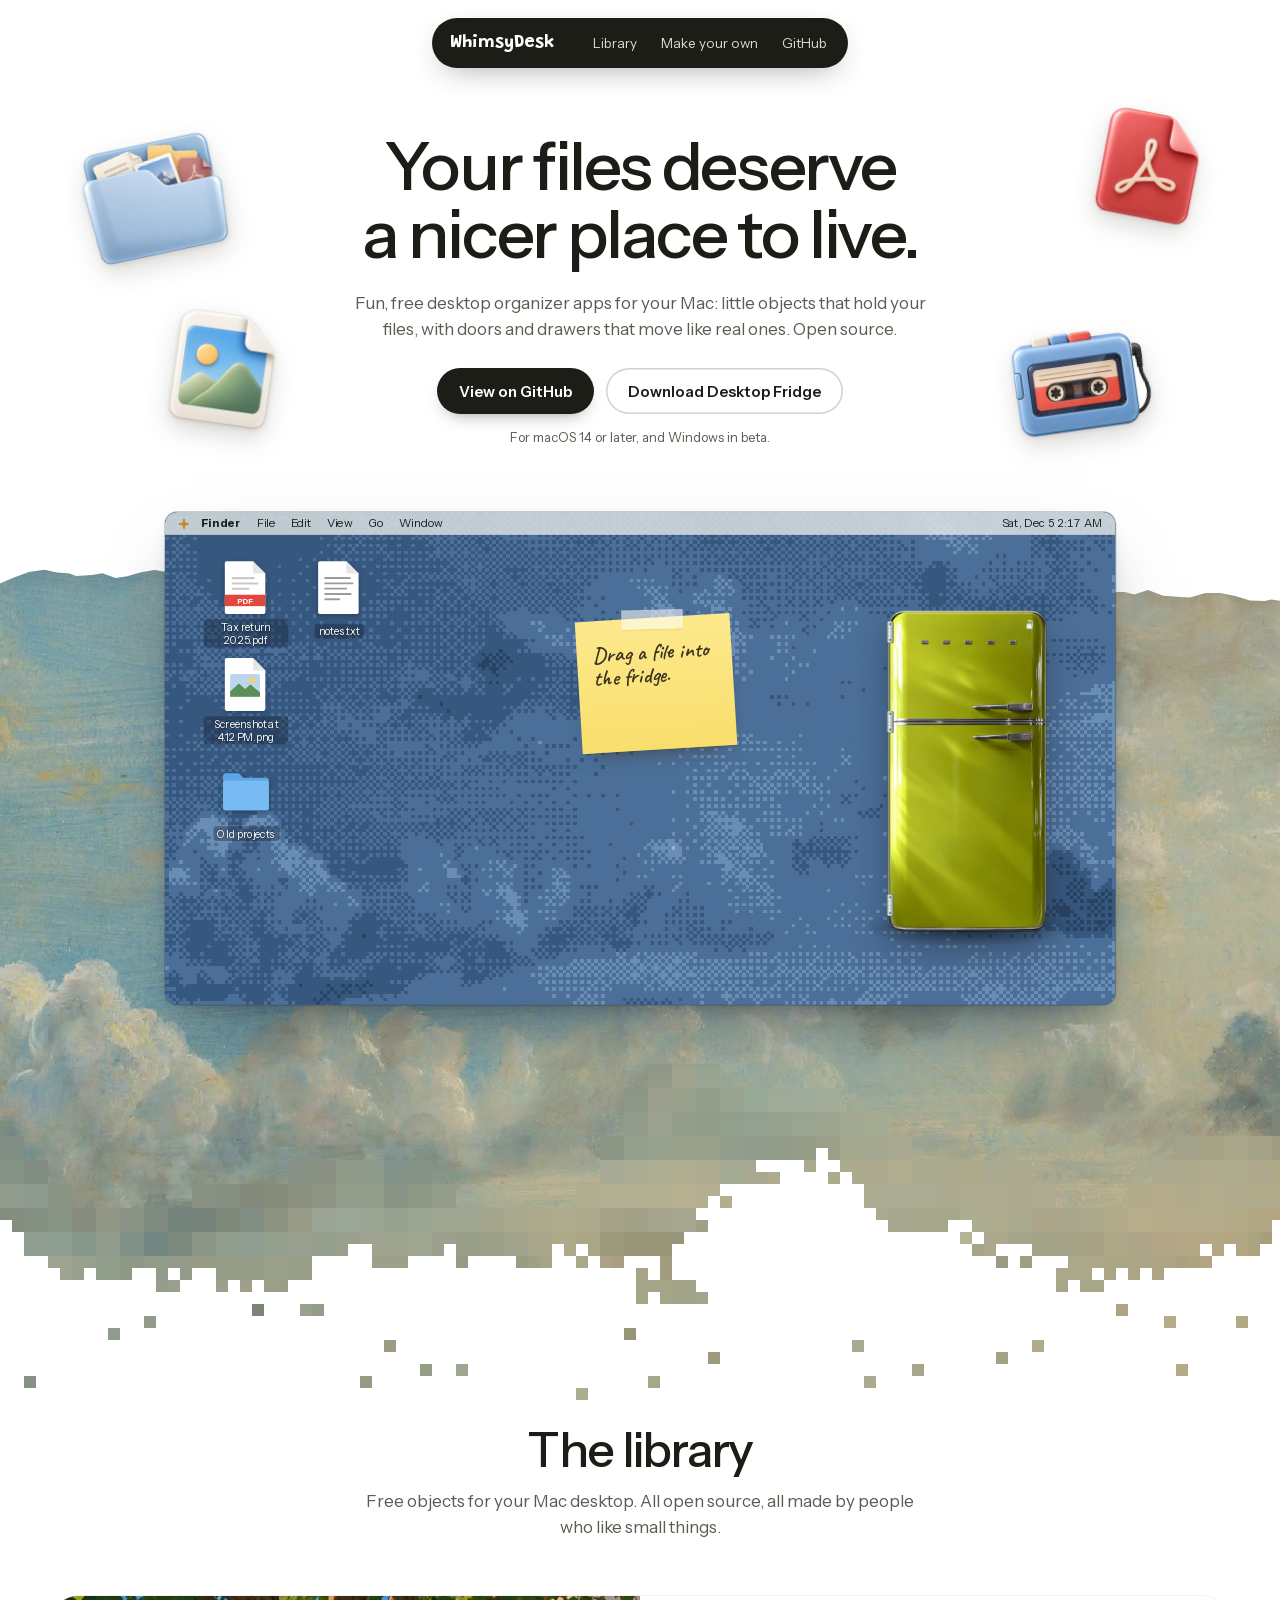
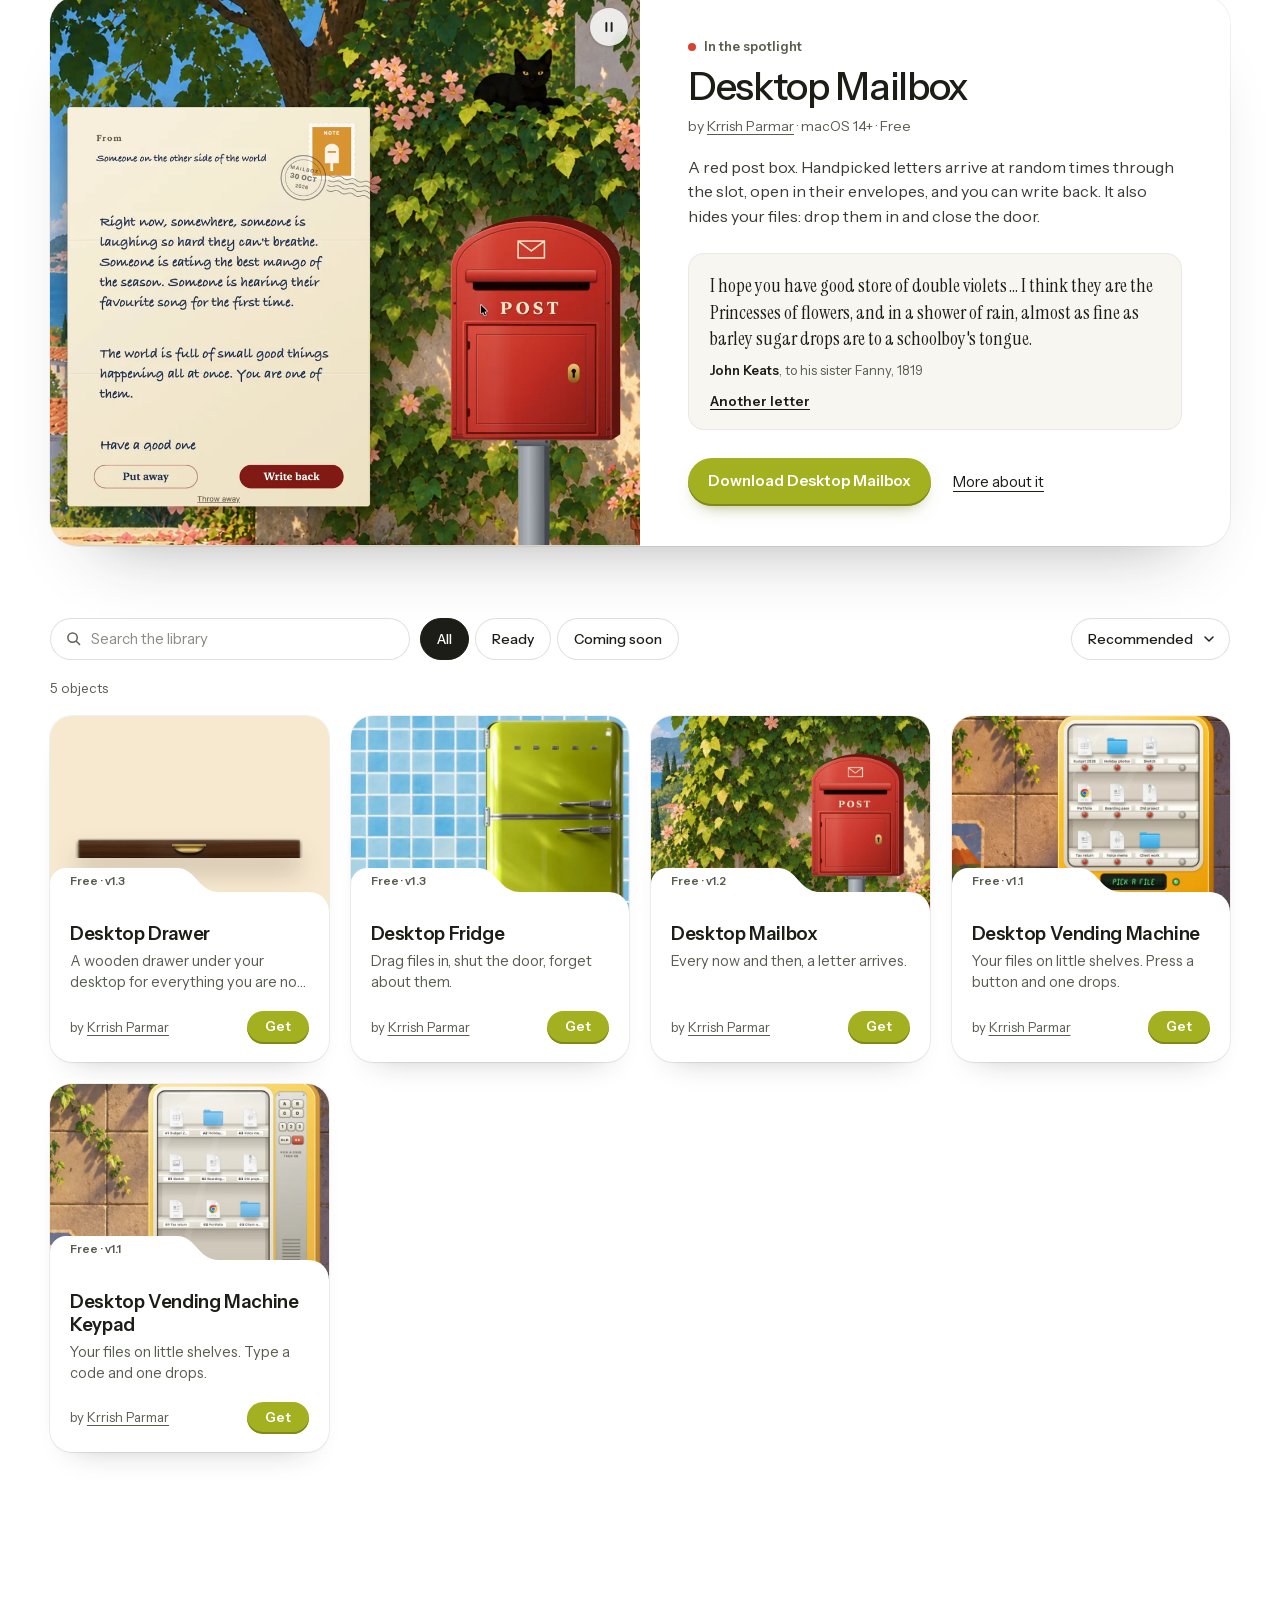
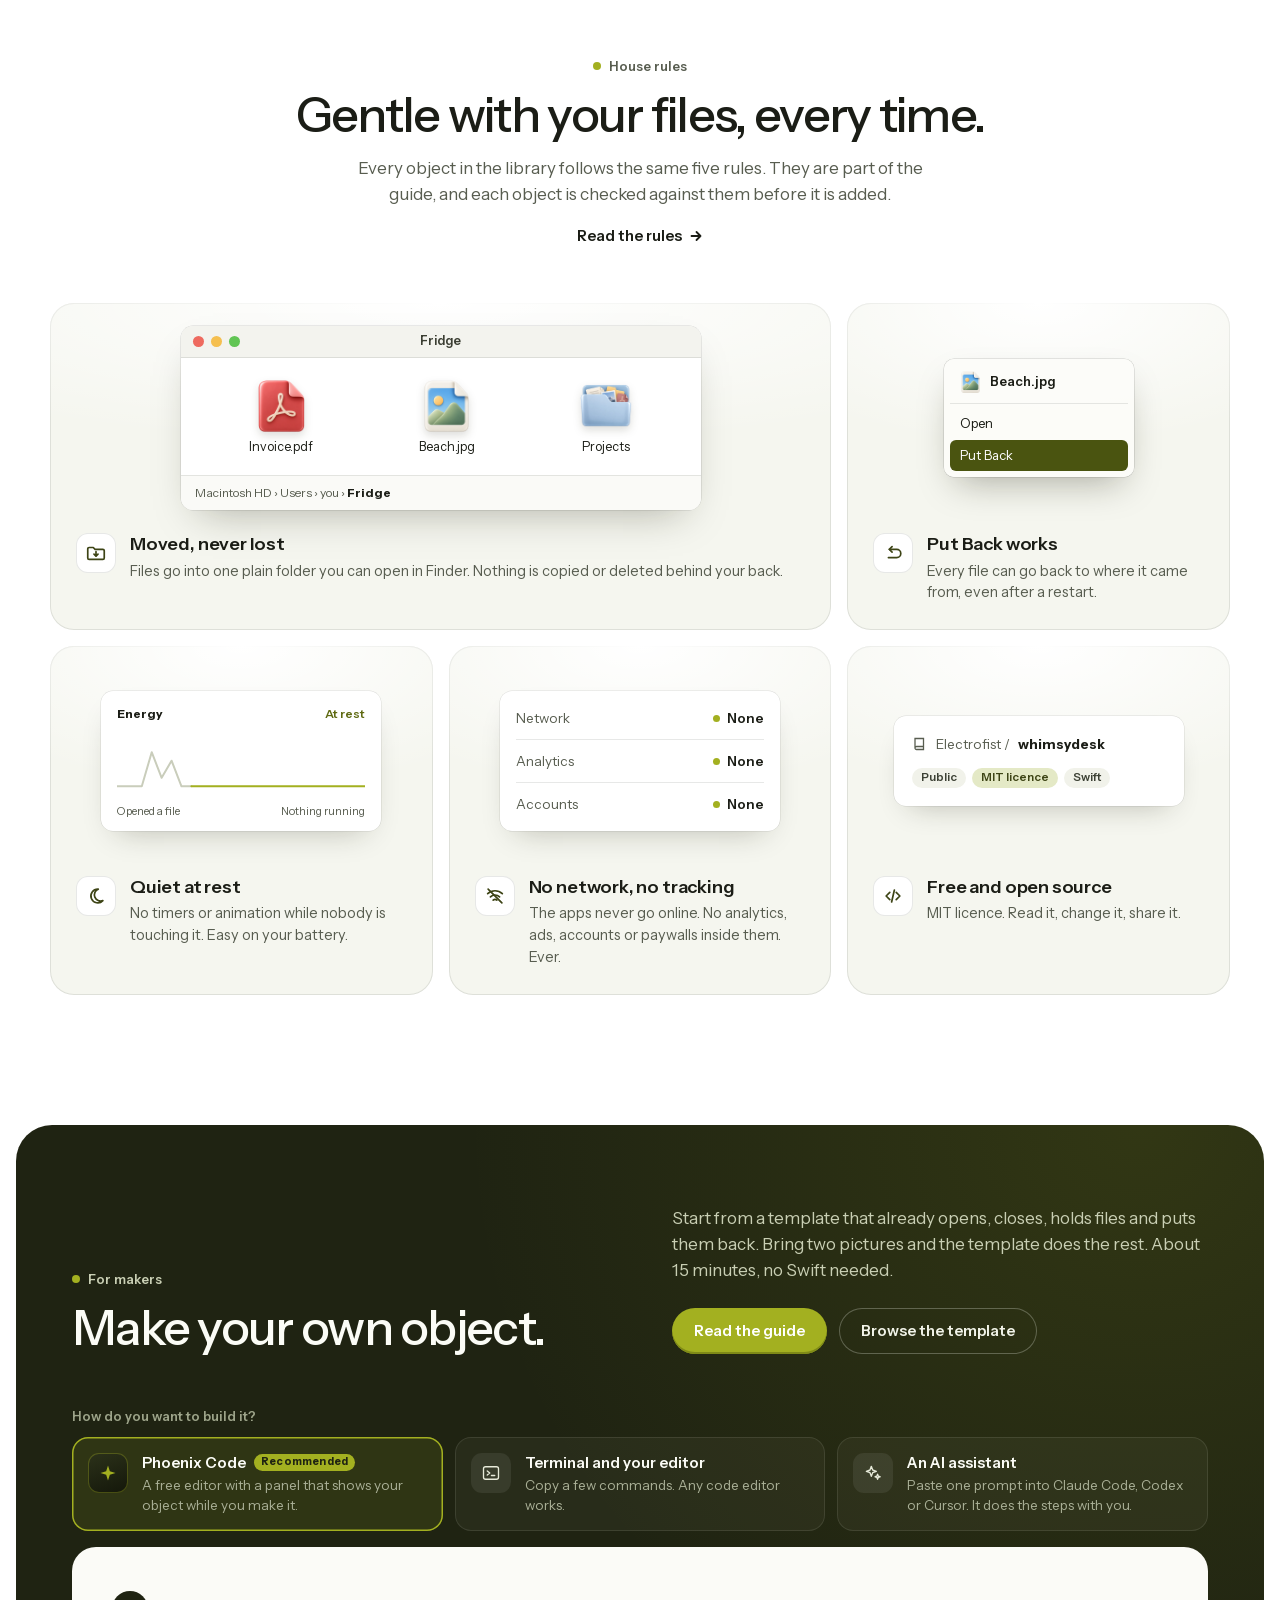
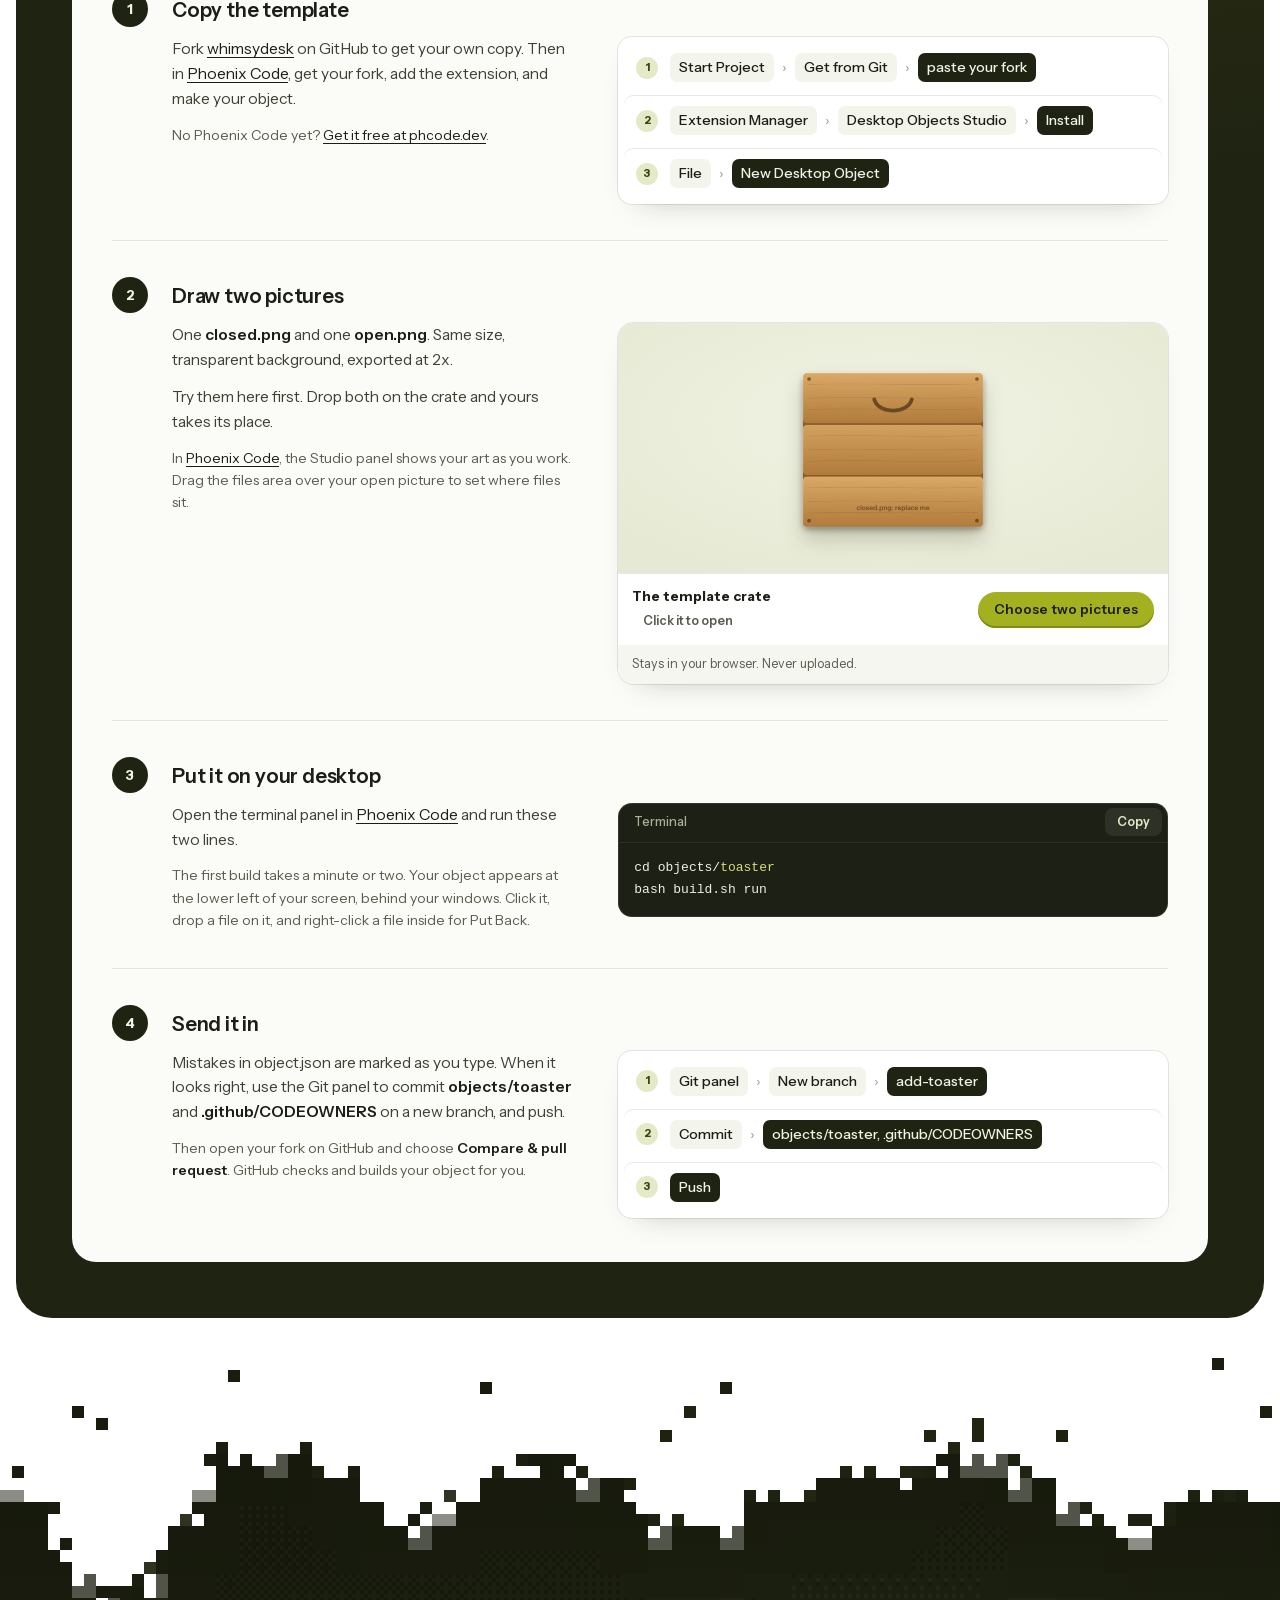
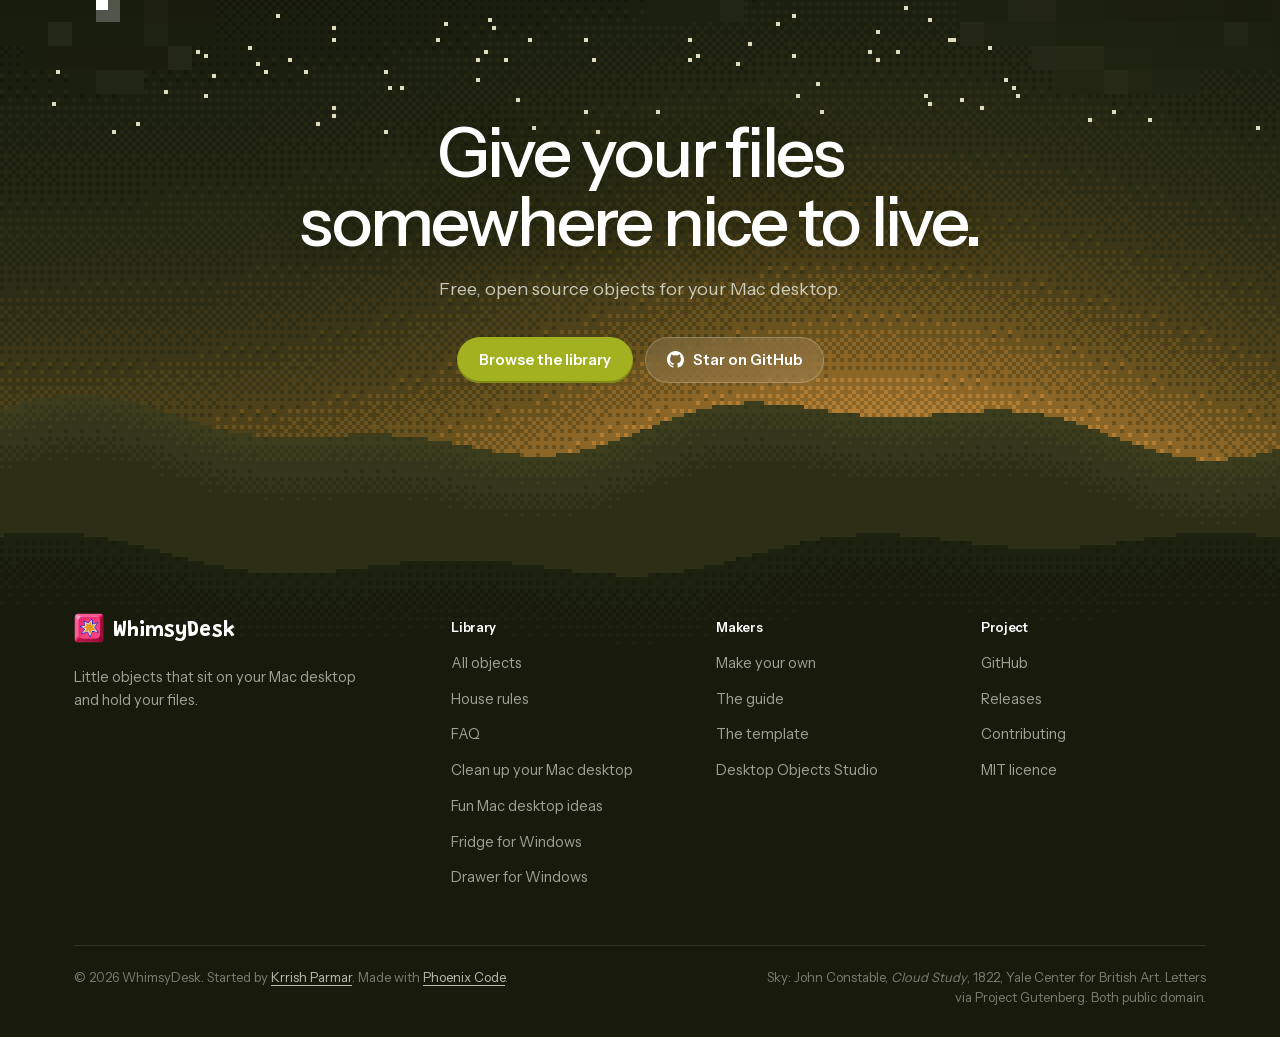
<file: website/index.html>
<!doctype html>
<html lang="en">
<head>
  <meta charset="utf-8">
  <!-- Google tag (gtag.js) -->
  <script async src="https://www.googletagmanager.com/gtag/js?id=G-2DG23JLKP3"></script>
  <script>
    window.dataLayer = window.dataLayer || [];
    function gtag(){dataLayer.push(arguments);}
    gtag('js', new Date());

    gtag('config', 'G-2DG23JLKP3');
  </script>
  <!-- Microsoft Clarity -->
  <script type="text/javascript">
    (function(c,l,a,r,i,t,y){
        c[a]=c[a]||function(){(c[a].q=c[a].q||[]).push(arguments)};
        t=l.createElement(r);t.async=1;t.src="https://www.clarity.ms/tag/"+i;
        y=l.getElementsByTagName(r)[0];y.parentNode.insertBefore(t,y);
    })(window, document, "clarity", "script", "z6915i3wmu");
  </script>
  <meta name="viewport" content="width=device-width, initial-scale=1">
  <title>WhimsyDesk: fun, free desktop organizer apps for Mac</title>
  <meta name="description" content="Fun, free desktop organizer apps for Mac. Drop files into a fridge, a drawer, a mailbox or a vending machine, and put them back with a click. Open source.">
  <meta name="earlyhound-verification" content="eh-Bu8-_KT9jircgl3kUpo_Qw">
  <link rel="canonical" href="https://whimsydesk.art/">
  <meta property="og:type" content="website">
  <meta property="og:site_name" content="WhimsyDesk">
  <meta property="og:title" content="WhimsyDesk: fun desktop organizer apps for Mac">
  <meta property="og:description" content="Drop your files into a fridge, a drawer, a mailbox or a vending machine on your Mac desktop. Free, open source desktop organizer apps.">
  <meta property="og:url" content="https://whimsydesk.art/">
  <meta property="og:image" content="https://whimsydesk.art/media/og.png">
  <meta property="og:image:width" content="1200">
  <meta property="og:image:height" content="630">
  <meta name="twitter:card" content="summary_large_image">
  <meta name="theme-color" content="#ffffff">
  <!-- seo:jsonld -->
  <script type="application/ld+json">{"@context": "https://schema.org", "@graph": [{"@type": "WebSite", "@id": "https://whimsydesk.art/#site", "url": "https://whimsydesk.art/", "name": "WhimsyDesk", "description": "Fun, free, open source desktop organizer apps for Mac: objects that hold your files."}, {"@type": "Organization", "@id": "https://whimsydesk.art/#org", "name": "WhimsyDesk", "url": "https://whimsydesk.art/", "logo": "https://whimsydesk.art/media/apple-touch-icon.png", "sameAs": ["https://github.com/Electrofist/whimsydesk"]}, {"@type": "VideoObject", "name": "Desktop Fridge on a Mac desktop", "description": "The Desktop Fridge door swings open, cold fog rolls out, and files are dragged inside.", "thumbnailUrl": "https://whimsydesk.art/media/fridge.png", "contentUrl": "https://whimsydesk.art/media/fridge.mp4", "uploadDate": "2026-10-31"}, {"@type": "ItemList", "name": "WhimsyDesk objects", "itemListElement": [{"@type": "ListItem", "position": 1, "url": "https://whimsydesk.art/desktop-drawer/", "name": "Desktop Drawer"}, {"@type": "ListItem", "position": 2, "url": "https://whimsydesk.art/desktop-fridge/", "name": "Desktop Fridge"}, {"@type": "ListItem", "position": 3, "url": "https://whimsydesk.art/desktop-mailbox/", "name": "Desktop Mailbox"}, {"@type": "ListItem", "position": 4, "url": "https://whimsydesk.art/desktop-vending-machine-keypad/", "name": "Desktop Vending Machine Keypad"}, {"@type": "ListItem", "position": 5, "url": "https://whimsydesk.art/desktop-vending-machine/", "name": "Desktop Vending Machine"}]}]}</script>
  <!-- /seo:jsonld -->
  <link rel="preload" href="fonts/instrument-serif.woff2" as="font" type="font/woff2" crossorigin>
  <link rel="preload" href="fonts/instrument-sans.woff2" as="font" type="font/woff2" crossorigin>
  <link rel="preload" href="fonts/caveat.woff2" as="font" type="font/woff2" crossorigin>
  <link rel="icon" href="media/favicon-32.png?v=2" sizes="32x32" type="image/png">
  <link rel="icon" href="media/favicon-192.png?v=2" sizes="192x192" type="image/png">
  <link rel="apple-touch-icon" href="media/apple-touch-icon.png?v=2">
  <link rel="stylesheet" href="style.css">
  <link rel="stylesheet" href="variants/library/library.css">
  <link rel="stylesheet" href="variants/desk/desk.css">
  <link rel="stylesheet" href="variants/rules/rules.css">
</head>
<body>
  <a class="skip" href="#objects">Skip to the objects</a>

  <header class="pill">
    <a class="pill__mark" href="./" aria-label="WhimsyDesk, home">
      WhimsyDesk
    </a>
    <nav class="pill__links" aria-label="Main">
      <a href="#objects">Library</a>
      <a href="#make">Make your own</a>
      <a href="https://github.com/Electrofist/whimsydesk">GitHub</a>
    </nav>
  </header>

  <main>
    <!-- Hero: a sheet of paper torn open onto a painted sky, with a small working Mac below. -->
    <section class="hero" id="hero" aria-labelledby="hero-title">
      <div class="paper" id="paper">
        <div class="paper__rim" aria-hidden="true"></div>
        <div class="paper__sheet">
          <h1 id="hero-title">Your files deserve a nicer place to live.</h1>
          <p class="lede">Fun, free desktop organizer apps for your Mac: little objects that hold your files, with doors and drawers that move like real ones. Open source.</p>
          <div class="actions">
            <a class="btn btn--primary" href="https://github.com/Electrofist/whimsydesk">View on GitHub</a>
            <a class="btn btn--outline" href="https://github.com/Electrofist/whimsydesk/releases/download/downloads/Desktop-Fridge.dmg">Download Desktop Fridge</a>
          </div>
          <p class="small">For macOS 14 or later, and Windows in beta.</p>
        </div>
      </div>

      <!-- Loose files at the edges of the page. They can be picked up and thrown. -->
      <div class="loose" id="loose" aria-hidden="true" data-scale="0.6">
        <div class="loose__item" data-name="folder">
          <img src="media/loose/folder.png" alt="" draggable="false">
        </div>
        <div class="loose__item" data-name="photo">
          <img src="media/loose/photo.png" alt="" draggable="false">
        </div>
        <div class="loose__item" data-name="pdf">
          <img src="media/loose/pdf.png" alt="" draggable="false">
        </div>
        <div class="loose__item" data-name="tape">
          <img src="media/loose/tape.png" alt="" draggable="false">
        </div>
      </div>

      <div class="sky" id="sky" aria-hidden="true">
        <img class="sky__paint" src="media/sky-1200.webp" srcset="media/sky-1200.webp 1200w, media/sky.webp 2400w" sizes="100vw" alt="">
        <canvas class="sky__pixels" id="sky-pixels"></canvas>
      </div>

      <!-- A small working Mac desktop. Drag a file into the fridge. -->
      <div class="screen-wrap" id="screen-wrap">
        <div class="screen" id="screen" role="group" aria-label="A Mac desktop with a fridge. Move files into the fridge to tidy the desktop.">
          <canvas class="wallpaper" id="wallpaper" aria-hidden="true"></canvas>
          <div class="menubar" aria-hidden="true">
            <svg class="menubar__apple" viewBox="0 0 7 7"><path d="M3 0h1v2h-1zM3 5h1v2h-1zM0 3h2v1H0zM5 3h2v1H5zM2 2h3v3H2z" fill="currentColor"/></svg>
            <span class="menubar__app">Finder</span>
            <span>File</span><span>Edit</span><span class="wide-only">View</span><span class="wide-only">Go</span><span class="wide-only">Window</span>
            <span class="menubar__clock" id="clock"></span>
          </div>
          <div class="note" id="note">
            <p id="note-text">Drag a file into the fridge.</p>
          </div>
          <div class="files" id="files"></div>
          <button class="fridge" id="fridge" type="button" aria-label="Fridge. Closed. Press to open." aria-pressed="false">
            <img class="fridge__closed" src="media/fridge.png" alt="Desktop Fridge, an olive fridge that holds files on a Mac desktop" draggable="false">
            <img class="fridge__open" src="media/fridge-open.png" alt="" draggable="false">
            <span class="fridge__shelf" id="shelf"></span>
          </button>
        </div>
      </div>
      <p class="sr-only" aria-live="polite" id="status"></p>
    </section>

    <!-- The library: a spotlight on one object, then every object as a card. Both come from objects.js. -->
    <section class="library" id="objects" aria-labelledby="objects-title">
      <header class="library__head">
        <h2 id="objects-title">The library</h2>
        <p>Free objects for your Mac desktop. All open source, all made by people who like small things.</p>
      </header>

      <article class="spotlight" id="spotlight" aria-labelledby="spot-title"></article>

      <div class="library__bar">
        <label class="sr-only" for="lib-search">Search the library</label>
        <input class="library__search" id="lib-search" type="search" placeholder="Search the library" autocomplete="off">
        <div class="library__chips" role="group" aria-label="Show">
          <button type="button" class="chip" data-filter="all" aria-pressed="true">All</button>
          <button type="button" class="chip" data-filter="ready" aria-pressed="false">Ready</button>
          <button type="button" class="chip" data-filter="soon" aria-pressed="false">Coming soon</button>
        </div>
        <label class="library__sort"><span class="sr-only">Sort by</span>
          <select id="lib-sort">
            <option value="picked">Recommended</option>
            <option value="new">Newest</option>
            <option value="name">A to Z</option>
          </select>
        </label>
      </div>
      <p class="library__count" id="lib-count" aria-live="polite"></p>
      <div class="library__grid" id="lib-grid">
        <!-- seo:objects -->
      <ul class="lib-list">
        <li><a href="desktop-drawer/"><b>Desktop Drawer</b>: A wooden drawer under your desktop for everything you are not using right now.</a></li>
        <li><a href="desktop-fridge/"><b>Desktop Fridge</b>: Drag files in, shut the door, forget about them.</a></li>
        <li><a href="desktop-mailbox/"><b>Desktop Mailbox</b>: Every now and then, a letter arrives.</a></li>
        <li><a href="desktop-vending-machine-keypad/"><b>Desktop Vending Machine Keypad</b>: Your files on little shelves. Type a code and one drops.</a></li>
        <li><a href="desktop-vending-machine/"><b>Desktop Vending Machine</b>: Your files on little shelves. Press a button and one drops.</a></li>
      </ul>
      <!-- /seo:objects -->
      </div>
      <div class="library__more"><button type="button" class="button button--ghost" id="lib-more" hidden>Show more</button></div>
      <p class="library__empty" id="lib-empty" hidden>Nothing matches that yet. Maybe it is yours to make.</p>
    </section>

    <!-- House rules: each rule shown as a small piece of the Mac. Styles in variants/rules/rules.css. -->
    <section class="rv rv--bento" id="rules" aria-labelledby="rules-title">
      <header class="rv-head rv-head--center">
        <p class="dot-label">House rules</p>
        <h2 id="rules-title">Gentle with your files, every time.</h2>
        <p class="rv-lede">Every object in the library follows the same five rules. They are part of the guide, and each object is checked against them before it is added.</p>
        <a class="rv-more" href="https://github.com/Electrofist/whimsydesk/blob/main/CONTRIBUTING.md">Read the rules<svg viewBox="0 0 16 16" aria-hidden="true"><path d="M3.5 8h9M8.5 4l4 4-4 4"/></svg></a>
      </header>
      <ul class="bt-grid">
        <li class="bt bt--wide">
          <div class="bt-vis" aria-hidden="true">
            <div class="bt-finder">
              <div class="bt-finder__bar"><span class="bt-dots"><i></i><i></i><i></i></span><span>Fridge</span></div>
              <div class="bt-finder__files">
                <span><img src="media/loose/pdf.png" alt="">Invoice.pdf</span>
                <span><img src="media/loose/photo.png" alt="">Beach.jpg</span>
                <span><img src="media/loose/folder.png" alt="">Projects</span>
              </div>
              <div class="bt-finder__path">Macintosh HD &rsaquo; Users &rsaquo; you &rsaquo; <b>Fridge</b></div>
            </div>
          </div>
          <div class="bt-txt"><span class="rv-ico" aria-hidden="true"><svg viewBox="0 0 24 24"><path d="M3 7.5A1.5 1.5 0 0 1 4.5 6H9l2 2h8.5A1.5 1.5 0 0 1 21 9.5v8a1.5 1.5 0 0 1-1.5 1.5h-15A1.5 1.5 0 0 1 3 17.5z"/><path d="M12 10.5v5m-2.2-2.2L12 15.5l2.2-2.2"/></svg></span><h3>Moved, never lost</h3><p>Files go into one plain folder you can open in Finder. Nothing is copied or deleted behind your back.</p></div>
        </li>
        <li class="bt">
          <div class="bt-vis" aria-hidden="true">
            <div class="bt-menu">
              <span class="bt-menu__file"><img src="media/loose/photo.png" alt="">Beach.jpg</span>
              <span>Open</span>
              <span class="is-on">Put Back</span>
            </div>
          </div>
          <div class="bt-txt"><span class="rv-ico" aria-hidden="true"><svg viewBox="0 0 24 24"><path d="M8 8h8a4.5 4.5 0 0 1 0 9H7"/><path d="M11 5L8 8l3 3"/></svg></span><h3>Put Back works</h3><p>Every file can go back to where it came from, even after a restart.</p></div>
        </li>
        <li class="bt">
          <div class="bt-vis" aria-hidden="true">
            <div class="bt-meter">
              <div class="bt-meter__top"><b>Energy</b><span>At rest</span></div>
              <svg viewBox="0 0 200 60" preserveAspectRatio="none"><path class="bt-meter__busy" d="M0 50 L20 50 L28 18 L36 42 L44 26 L52 50 L60 50"/><path class="bt-meter__flat" d="M60 50 H200"/></svg>
              <div class="bt-meter__foot"><span>Opened a file</span><span>Nothing running</span></div>
            </div>
          </div>
          <div class="bt-txt"><span class="rv-ico" aria-hidden="true"><svg viewBox="0 0 24 24"><path d="M14.5 4.5a7.5 7.5 0 1 0 5 12.5 6.5 6.5 0 0 1-5-12.5z"/></svg></span><h3>Quiet at rest</h3><p>No timers or animation while nobody is touching it. Easy on your battery.</p></div>
        </li>
        <li class="bt">
          <div class="bt-vis" aria-hidden="true">
            <dl class="bt-stats">
              <div><dt>Network</dt><dd>None</dd></div>
              <div><dt>Analytics</dt><dd>None</dd></div>
              <div><dt>Accounts</dt><dd>None</dd></div>
            </dl>
          </div>
          <div class="bt-txt"><span class="rv-ico" aria-hidden="true"><svg viewBox="0 0 24 24"><path d="M4 9.5a11.5 11.5 0 0 1 16 0M7 13a7 7 0 0 1 10 0M10 16.5a3 3 0 0 1 4 0"/><path d="M4.5 4.5l15 15"/></svg></span><h3>No network, no tracking</h3><p>The apps never go online. No analytics, ads, accounts or paywalls inside them. Ever.</p></div>
        </li>
        <li class="bt">
          <div class="bt-vis" aria-hidden="true">
            <div class="bt-repo">
              <span class="bt-repo__name"><svg viewBox="0 0 16 16"><path d="M3 2.5h8.5v11H4.5A1.5 1.5 0 0 1 3 12V2.5zM3 12a1.5 1.5 0 0 1 1.5-1.5h7"/></svg>Electrofist / <b>whimsydesk</b></span>
              <span class="bt-repo__tags"><i>Public</i><i>MIT licence</i><i>Swift</i></span>
            </div>
          </div>
          <div class="bt-txt"><span class="rv-ico" aria-hidden="true"><svg viewBox="0 0 24 24"><path d="M8.5 8L4.5 12l4 4M15.5 8l4 4-4 4M13.5 5.5l-3 13"/></svg></span><h3>Free and open source</h3><p>MIT licence. Read it, change it, share it.</p></div>
        </li>
      </ul>
    </section>

    <!-- Make your own: pick how you build, then four steps. Pictures dropped in step 2 stay in the browser. -->
    <section class="build mk" id="make" aria-labelledby="make-title">
      <div class="mk__inner">
        <header class="mk__head">
          <div>
            <p class="dot-label dot-label--dark">For makers</p>
            <h2 id="make-title">Make your own object.</h2>
          </div>
          <div>
            <p class="mk__lede">Start from a template that already opens, closes, holds files and puts them back. Bring two pictures and the template does the rest. About 15 minutes, no Swift needed.</p>
            <div class="mk__cta">
              <a class="btn btn--olive" href="make-your-own/">Read the guide</a>
              <a class="btn btn--line" href="https://github.com/Electrofist/whimsydesk/tree/main/templates/object">Browse the template</a>
            </div>
          </div>
        </header>

        <fieldset class="mk-paths" id="mk-paths">
          <legend>How do you want to build it?</legend>
          <label class="mk-path">
            <input type="radio" name="mk-path" value="phoenix" checked>
            <span class="mk-path__icon mk-path__icon--phoenix" aria-hidden="true"><svg viewBox="0 0 24 24"><path d="M12 3l2.2 6.8L21 12l-6.8 2.2L12 21l-2.2-6.8L3 12l6.8-2.2z"/></svg></span>
            <span class="mk-path__text"><b>Phoenix Code <em>Recommended</em></b><span>A free editor with a panel that shows your object while you make it.</span></span>
          </label>
          <label class="mk-path">
            <input type="radio" name="mk-path" value="terminal">
            <span class="mk-path__icon" aria-hidden="true"><svg viewBox="0 0 24 24"><rect x="3" y="4.5" width="18" height="15" rx="2.5"/><path d="M7.5 9.5l3 2.5-3 2.5M12.5 15h4"/></svg></span>
            <span class="mk-path__text"><b>Terminal and your editor</b><span>Copy a few commands. Any code editor works.</span></span>
          </label>
          <label class="mk-path">
            <input type="radio" name="mk-path" value="ai">
            <span class="mk-path__icon" aria-hidden="true"><svg viewBox="0 0 24 24"><path d="M10 4l1.6 4.4L16 10l-4.4 1.6L10 16l-1.6-4.4L4 10l4.4-1.6zM17.5 13.5l.8 2.2 2.2.8-2.2.8-.8 2.2-.8-2.2-2.2-.8 2.2-.8z"/></svg></span>
            <span class="mk-path__text"><b>An AI assistant</b><span>Paste one prompt into Claude Code, Codex or Cursor. It does the steps with you.</span></span>
          </label>
        </fieldset>

        <ol class="mk-steps">
          <li class="mk-step">
            <span class="mk-step__no" aria-hidden="true">1</span>
            <h3>Copy the template</h3>
            <div class="mk-pane" data-for="phoenix">
              <div class="mk-text"><p>Fork <a href="https://github.com/Electrofist/whimsydesk">whimsydesk</a> on GitHub to get your own copy. Then in <a href="https://phcode.dev">Phoenix Code</a>, get your fork, add the extension, and make your object.</p><p class="mk-note">No Phoenix Code yet? <a href="https://phcode.dev">Get it free at phcode.dev</a>.</p></div>
              <div class="mk-aside"><ol class="mk-route"><li><span>Start Project</span><i aria-hidden="true">&rsaquo;</i><span>Get from Git</span><i aria-hidden="true">&rsaquo;</i><span>paste your fork</span></li><li><span>Extension Manager</span><i aria-hidden="true">&rsaquo;</i><span>Desktop Objects Studio</span><i aria-hidden="true">&rsaquo;</i><span>Install</span></li><li><span>File</span><i aria-hidden="true">&rsaquo;</i><span>New Desktop Object</span></li></ol></div>
            </div>
            <div class="mk-pane" data-for="terminal">
              <div class="mk-text"><p>Fork the repo on GitHub, then make your object from the template. Replace the name and username with yours.</p></div>
              <div class="mk-aside"><div class="code mk-code">
                <div class="mk-code__head"><span>Terminal</span><button class="copy" type="button"><span class="copy__label">Copy</span></button></div>
<pre><code><i># Fork github.com/Electrofist/whimsydesk, then:</i>
git clone https://github.com/<s>your-username</s>/whimsydesk.git
cd whimsydesk
scripts/new-object.sh <s>"Toaster"</s> <s>your-username</s></code></pre>
              </div></div>
            </div>
            <div class="mk-pane" data-for="ai">
              <div class="mk-text"><p>Fork <a href="https://github.com/Electrofist/whimsydesk">whimsydesk</a> on GitHub. Then open your AI assistant in an empty folder and paste this prompt. Change the name and username first.</p><p class="mk-note">Works with any assistant that can run commands on your Mac, like Claude Code, Codex or Cursor.</p></div>
              <div class="mk-aside"><div class="code mk-code mk-code--prompt">
                <div class="mk-code__head"><span>Prompt</span><button class="copy" type="button"><span class="copy__label">Copy</span></button></div>
<pre><code>I want to make a new object for WhimsyDesk, an open source library of Mac desktop objects that hold files: https://github.com/Electrofist/whimsydesk

My object is called <s>Toaster</s> and my GitHub username is <s>your-username</s>.

Please:
1. Clone my fork, https://github.com/<s>your-username</s>/whimsydesk, into this folder.
2. Read docs/make-your-own.md and CONTRIBUTING.md, and follow them.
3. Run scripts/new-object.sh "<s>Toaster</s>" <s>your-username</s>
4. Build and run it with: cd objects/<s>toaster</s> &amp;&amp; bash build.sh run
5. Wait while I put closed.png and open.png in objects/<s>toaster</s>/Art. Then rebuild it and help me set look.itemsArea in object.json so files sit inside the open picture.
6. Help me write the tagline, description and README in plain words.
7. Run scripts/check-objects.sh and fix everything it lists.

Keep the house rules: files are moved, never lost. Put Back works. Nothing runs while nobody touches the object. No network or tracking. Ask me before anything you are unsure about.</code></pre>
              </div></div>
            </div>
          </li>
          <li class="mk-step">
            <span class="mk-step__no" aria-hidden="true">2</span>
            <h3>Draw two pictures</h3>
            <div class="mk-pane">
              <div class="mk-text">
                <p>One <b>closed.png</b> and one <b>open.png</b>. Same size, transparent background, exported at 2x.</p>
                <p>Try them here first. Drop both on the crate and yours takes its place.</p>
                <p class="mk-note" data-for="phoenix">In <a href="https://phcode.dev">Phoenix Code</a>, the Studio panel shows your art as you work. Drag the files area over your open picture to set where files sit.</p>
                <p class="mk-note" data-for="terminal">Put them in your object's Art folder, keeping the names.</p>
                <p class="mk-note" data-for="ai">Put them in your object's Art folder and tell your assistant they are there.</p>
              </div>
              <div class="mk-aside"><div class="mk-try" id="stage">
                <canvas aria-hidden="true" hidden></canvas>
                <div class="mk-try__drop" id="drop">
                  <button class="mk-try__obj" id="stage-obj" type="button" aria-pressed="false" aria-label="Your object. Closed. Press to open.">
                    <img class="mk-try__art mk-try__art--closed" id="art-closed" src="media/template/closed.png" alt="Example object made from the template, closed" draggable="false">
                    <img class="mk-try__art mk-try__art--open" id="art-open" src="media/template/open.png" alt="Example object made from the template, open" draggable="false">
                  </button>
                  <p class="mk-try__veil" aria-hidden="true"><span>Drop closed.png and open.png</span></p>
                </div>
                <div class="mk-try__bar">
                  <p class="mk-try__name"><b id="stage-tag">The template crate</b><span class="stage__hint">Click it to open</span></p>
                  <label class="mk-try__pick" for="drop-input">Choose two pictures</label>
                </div>
                <ul class="mk-try__files" id="drop-files" aria-live="polite"></ul>
                <p class="mk-try__warn" id="drop-error" role="alert" hidden></p>
                <p class="mk-try__foot"><span>Stays in your browser. Never uploaded.</span><button class="link-btn" id="drop-reset" type="button" hidden>Back to the crate</button></p>
                <input class="sr-only" id="drop-input" type="file" accept="image/png,image/*" multiple>
              </div></div>
            </div>
          </li>
          <li class="mk-step">
            <span class="mk-step__no" aria-hidden="true">3</span>
            <h3>Put it on your desktop</h3>
            <div class="mk-pane" data-for="phoenix">
              <div class="mk-text"><p>Open the terminal panel in <a href="https://phcode.dev">Phoenix Code</a> and run these two lines.</p><p class="mk-note">The first build takes a minute or two. Your object appears at the lower left of your screen, behind your windows. Click it, drop a file on it, and right-click a file inside for Put Back.</p></div>
              <div class="mk-aside"><div class="code mk-code">
                <div class="mk-code__head"><span>Terminal</span><button class="copy" type="button"><span class="copy__label">Copy</span></button></div>
<pre><code>cd objects/<s>toaster</s>
bash build.sh run</code></pre>
              </div></div>
            </div>
            <div class="mk-pane" data-for="terminal">
              <div class="mk-text"><p>Build it and run it.</p><p class="mk-note">The first build takes a minute or two. Your object appears at the lower left of your screen, behind your windows. Click it, drop a file on it, and right-click a file inside for Put Back.</p></div>
              <div class="mk-aside"><div class="code mk-code">
                <div class="mk-code__head"><span>Terminal</span><button class="copy" type="button"><span class="copy__label">Copy</span></button></div>
<pre><code>cd objects/<s>toaster</s>
bash build.sh run</code></pre>
              </div></div>
            </div>
            <div class="mk-pane" data-for="ai">
              <div class="mk-text"><p>Your assistant builds and runs it for you. When your pictures are in, ask it to rebuild.</p><p class="mk-note">Your object appears at the lower left of your screen, behind your windows. Click it, drop a file on it, and right-click a file inside for Put Back.</p></div>
              <div class="mk-aside"><div class="code mk-code mk-code--prompt">
                <div class="mk-code__head"><span>Prompt</span><button class="copy" type="button"><span class="copy__label">Copy</span></button></div>
<pre><code>My pictures are in objects/<s>toaster</s>/Art. Rebuild it, run it, and help me set where files sit in the open picture.</code></pre>
              </div></div>
            </div>
          </li>
          <li class="mk-step">
            <span class="mk-step__no" aria-hidden="true">4</span>
            <h3>Send it in</h3>
            <div class="mk-pane" data-for="phoenix">
              <div class="mk-text"><p>Mistakes in object.json are marked as you type. When it looks right, use the Git panel to commit <b>objects/toaster</b> and <b>.github/CODEOWNERS</b> on a new branch, and push.</p><p class="mk-note">Then open your fork on GitHub and choose <b>Compare &amp; pull request</b>. GitHub checks and builds your object for you.</p></div>
              <div class="mk-aside"><ol class="mk-route"><li><span>Git panel</span><i aria-hidden="true">&rsaquo;</i><span>New branch</span><i aria-hidden="true">&rsaquo;</i><span>add-toaster</span></li><li><span>Commit</span><i aria-hidden="true">&rsaquo;</i><span>objects/toaster, .github/CODEOWNERS</span></li><li><span>Push</span></li></ol></div>
            </div>
            <div class="mk-pane" data-for="terminal">
              <div class="mk-text"><p>Check your card, then send a pull request.</p><p class="mk-note">Then open your fork on GitHub and choose <b>Compare &amp; pull request</b>. GitHub checks and builds your object for you.</p></div>
              <div class="mk-aside"><div class="code mk-code">
                <div class="mk-code__head"><span>Terminal</span><button class="copy" type="button"><span class="copy__label">Copy</span></button></div>
<pre><code>scripts/check-objects.sh
git checkout -b <s>add-toaster</s>
git add objects/<s>toaster</s> .github/CODEOWNERS
git commit -m <s>"Add Toaster"</s>
git push -u origin <s>add-toaster</s></code></pre>
              </div></div>
            </div>
            <div class="mk-pane" data-for="ai">
              <div class="mk-text"><p>Ask your assistant to check it and send it in.</p><p class="mk-note">GitHub checks and builds your object for you, and the pull request shows anything to fix.</p></div>
              <div class="mk-aside"><div class="code mk-code mk-code--prompt">
                <div class="mk-code__head"><span>Prompt</span><button class="copy" type="button"><span class="copy__label">Copy</span></button></div>
<pre><code>Run scripts/check-objects.sh and fix what it lists. Then commit objects/<s>toaster</s> and .github/CODEOWNERS on a new branch called add-<s>toaster</s>, push it, and open a pull request to Electrofist/whimsydesk.</code></pre>
              </div></div>
            </div>
          </li>
        </ol>
      </div>
    </section>
  </main>

  <!-- The footer: a pixel dusk over the hills. The links sit on the dark ground. -->
  <footer class="foot dk-foot" aria-labelledby="foot-title">
    <div class="dk-dusk">
      <canvas class="dk-dusk__wall" id="dk-dusk-wall" aria-hidden="true"></canvas>
      <div class="dk-dusk__top">
        <h2 id="foot-title">Give your files somewhere nice to live.</h2>
        <p class="dk-dusk__sub">Free, open source objects for your Mac desktop.</p>
        <div class="dk-dusk__cta">
          <a class="btn btn--olive" href="#objects">Browse the library</a>
          <a class="btn dk-ghbtn" href="https://github.com/Electrofist/whimsydesk"><svg viewBox="0 0 16 16" aria-hidden="true"><path fill="currentColor" d="M8 0C3.58 0 0 3.58 0 8c0 3.54 2.29 6.53 5.47 7.59.4.07.55-.17.55-.38v-1.33c-2.23.48-2.7-1.07-2.7-1.07-.36-.92-.89-1.17-.89-1.17-.73-.5.06-.49.06-.49.8.06 1.23.83 1.23.83.72 1.23 1.88.87 2.34.67.07-.52.28-.87.51-1.07-1.78-.2-3.65-.89-3.65-3.95 0-.87.31-1.59.82-2.15-.08-.2-.36-1.02.08-2.12 0 0 .67-.21 2.2.82a7.6 7.6 0 0 1 4 0c1.53-1.04 2.2-.82 2.2-.82.44 1.1.16 1.92.08 2.12.51.56.82 1.27.82 2.15 0 3.07-1.87 3.75-3.65 3.95.29.25.54.73.54 1.48v2.2c0 .21.15.46.55.38A8.01 8.01 0 0 0 16 8c0-4.42-3.58-8-8-8z"/></svg>Star on GitHub</a>
        </div>
      </div>

      <div class="dk-ground" id="dk-ground">
        <div class="dk-cols">
          <div class="dk-brand">
            <a class="dk-logo" href="./"><img class="dk-key" src="media/favicon-192.png?v=2" alt="" width="30" height="30">WhimsyDesk</a>
            <p>Little objects that sit on your Mac desktop and hold your files.</p>
          </div>
          <nav class="dk-col" aria-label="Library">
            <h3>Library</h3>
            <ul>
              <li><a href="#objects">All objects</a></li>
              <li><a href="#rules">House rules</a></li>
              <li><a href="faq/">FAQ</a></li>
              <li><a href="clean-up-mac-desktop/">Clean up your Mac desktop</a></li>
              <li><a href="fun-mac-desktop/">Fun Mac desktop ideas</a></li>
              <li><a href="desktop-fridge-windows/">Fridge for Windows</a></li>
              <li><a href="desktop-drawer-windows/">Drawer for Windows</a></li>
            </ul>
          </nav>
          <nav class="dk-col" aria-label="Makers">
            <h3>Makers</h3>
            <ul>
              <li><a href="#make">Make your own</a></li>
              <li><a href="make-your-own/">The guide</a></li>
              <li><a href="https://github.com/Electrofist/whimsydesk/tree/main/templates/object">The template</a></li>
              <li><a href="https://github.com/Electrofist/desktop-objects-phoenix">Desktop Objects Studio</a></li>
            </ul>
          </nav>
          <nav class="dk-col" aria-label="Project">
            <h3>Project</h3>
            <ul>
              <li><a href="https://github.com/Electrofist/whimsydesk">GitHub</a></li>
              <li><a href="https://github.com/Electrofist/whimsydesk/releases">Releases</a></li>
              <li><a href="https://github.com/Electrofist/whimsydesk/blob/main/CONTRIBUTING.md">Contributing</a></li>
              <li><a href="https://github.com/Electrofist/whimsydesk/blob/main/LICENSE">MIT licence</a></li>
            </ul>
          </nav>
        </div>
        <div class="dk-legal">
          <p>&copy; 2026 WhimsyDesk. Started by <a href="https://krisby.in">Krrish Parmar</a>. Made with <a href="https://phcode.dev">Phoenix Code</a>.</p>
          <p>Sky: John Constable, <i>Cloud Study</i>, 1822, Yale Center for British Art. Letters via Project Gutenberg. Both public domain.</p>
        </div>
      </div>
    </div>
    <div class="meadow" hidden><canvas id="meadow"></canvas></div>
  </footer>

  <script src="main.js" type="module"></script>
  <script src="variants/library/library.js" type="module"></script>
  <script src="variants/desk/desk.js" type="module"></script>
</body>
</html>
</file>
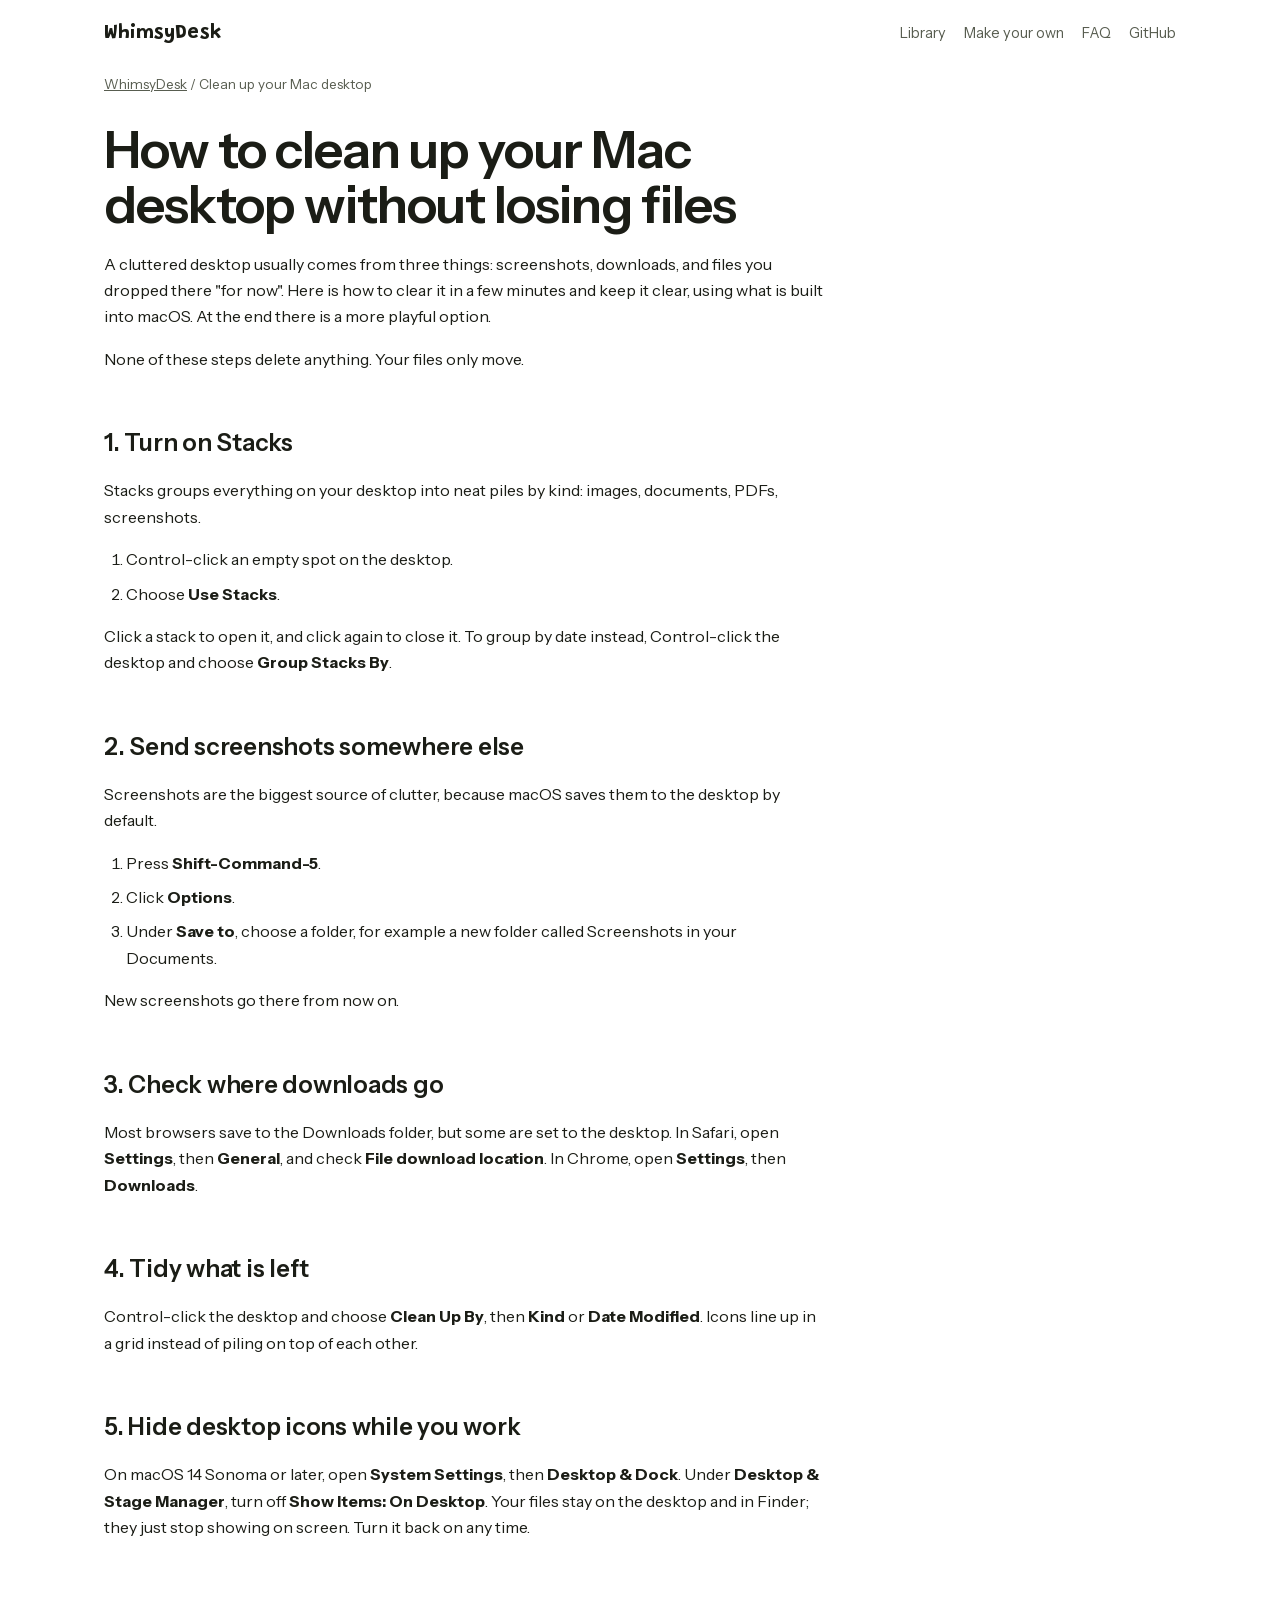
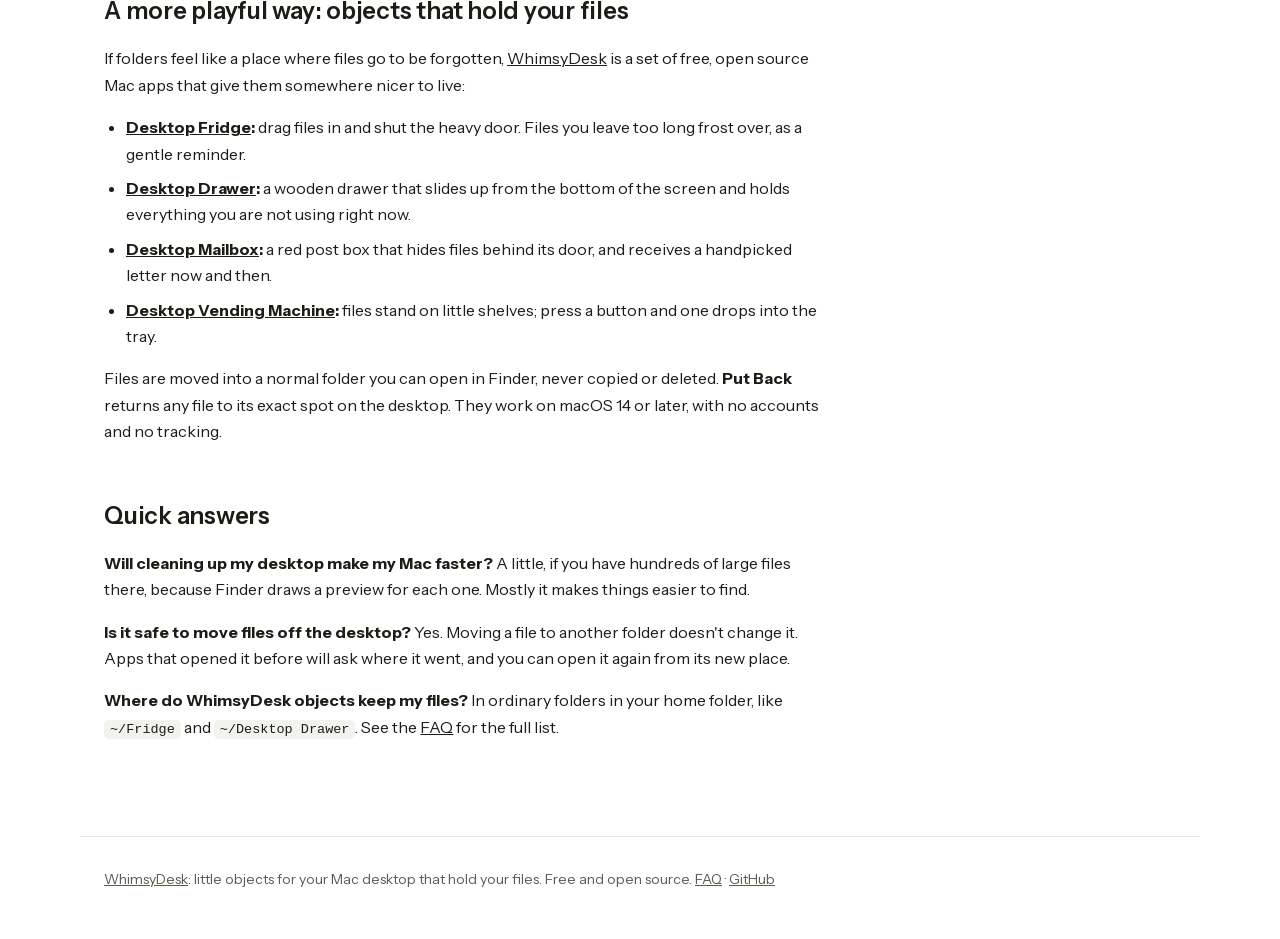
<file: website/clean-up-mac-desktop/index.html>
<!doctype html>
<html lang="en">
<head>
  <meta charset="utf-8">
  <!-- Google tag (gtag.js) -->
  <script async src="https://www.googletagmanager.com/gtag/js?id=G-2DG23JLKP3"></script>
  <script>
    window.dataLayer = window.dataLayer || [];
    function gtag(){dataLayer.push(arguments);}
    gtag('js', new Date());
    gtag('config', 'G-2DG23JLKP3');
  </script>
  <!-- Microsoft Clarity -->
  <script type="text/javascript">
    (function(c,l,a,r,i,t,y){
        c[a]=c[a]||function(){(c[a].q=c[a].q||[]).push(arguments)};
        t=l.createElement(r);t.async=1;t.src="https://www.clarity.ms/tag/"+i;
        y=l.getElementsByTagName(r)[0];y.parentNode.insertBefore(t,y);
    })(window, document, "clarity", "script", "z6915i3wmu");
  </script>
  <meta name="viewport" content="width=device-width, initial-scale=1">
  <title>How to clean up your Mac desktop without losing files | WhimsyDesk</title>
  <meta name="description" content="Clear a cluttered Mac desktop in minutes with Stacks, a screenshots folder and hidden icons, without deleting anything. Plus a playful way to store files.">
  <link rel="canonical" href="https://whimsydesk.art/clean-up-mac-desktop/">
  <meta property="og:type" content="article">
  <meta property="og:site_name" content="WhimsyDesk">
  <meta property="og:title" content="How to clean up your Mac desktop without losing files | WhimsyDesk">
  <meta property="og:description" content="Clear a cluttered Mac desktop in minutes with Stacks, a screenshots folder and hidden icons, without deleting anything. Plus a playful way to store files.">
  <meta property="og:url" content="https://whimsydesk.art/clean-up-mac-desktop/">
  <meta property="og:image" content="https://whimsydesk.art/media/og.png">
  <meta name="twitter:card" content="summary_large_image">
  <meta name="theme-color" content="#ffffff">
  <link rel="icon" href="../media/favicon-32.png?v=2" sizes="32x32" type="image/png">
  <link rel="icon" href="../media/favicon-192.png?v=2" sizes="192x192" type="image/png">
  <link rel="apple-touch-icon" href="../media/apple-touch-icon.png?v=2">
  <link rel="preload" href="../fonts/instrument-sans.woff2" as="font" type="font/woff2" crossorigin>
  <link rel="stylesheet" href="../object-page.css">
  <script type="application/ld+json">{"@context": "https://schema.org", "@type": "BreadcrumbList", "itemListElement": [{"@type": "ListItem", "position": 1, "name": "WhimsyDesk", "item": "https://whimsydesk.art/"}, {"@type": "ListItem", "position": 2, "name": "Clean up your Mac desktop", "item": "https://whimsydesk.art/clean-up-mac-desktop/"}]}</script>
</head>
<body>
  <header class="top">
    <a class="top__mark" href="../">WhimsyDesk</a>
    <nav aria-label="Main"><a href="../#objects">Library</a><a href="../make-your-own/">Make your own</a><a href="../faq/">FAQ</a><a href="https://github.com/Electrofist/whimsydesk">GitHub</a></nav>
  </header>
  <main>
    <nav class="crumbs" aria-label="Breadcrumb"><a href="../">WhimsyDesk</a> <span aria-hidden="true">/</span> Clean up your Mac desktop</nav>
    <article class="doc">
      <h1>How to clean up your Mac desktop without losing files</h1>
<p>A cluttered desktop usually comes from three things: screenshots, downloads, and files you dropped there "for now". Here is how to clear it in a few minutes and keep it clear, using what is built into macOS. At the end there is a more playful option.</p>
<p>None of these steps delete anything. Your files only move.</p>
<h2 id="1-turn-on-stacks">1. Turn on Stacks</h2>
<p>Stacks groups everything on your desktop into neat piles by kind: images, documents, PDFs, screenshots.</p>
<ol><li>Control-click an empty spot on the desktop.</li><li>Choose <b>Use Stacks</b>.</li></ol>
<p>Click a stack to open it, and click again to close it. To group by date instead, Control-click the desktop and choose <b>Group Stacks By</b>.</p>
<h2 id="2-send-screenshots-somewhere-else">2. Send screenshots somewhere else</h2>
<p>Screenshots are the biggest source of clutter, because macOS saves them to the desktop by default.</p>
<ol><li>Press <b>Shift-Command-5</b>.</li><li>Click <b>Options</b>.</li><li>Under <b>Save to</b>, choose a folder, for example a new folder called Screenshots in your Documents.</li></ol>
<p>New screenshots go there from now on.</p>
<h2 id="3-check-where-downloads-go">3. Check where downloads go</h2>
<p>Most browsers save to the Downloads folder, but some are set to the desktop. In Safari, open <b>Settings</b>, then <b>General</b>, and check <b>File download location</b>. In Chrome, open <b>Settings</b>, then <b>Downloads</b>.</p>
<h2 id="4-tidy-what-is-left">4. Tidy what is left</h2>
<p>Control-click the desktop and choose <b>Clean Up By</b>, then <b>Kind</b> or <b>Date Modified</b>. Icons line up in a grid instead of piling on top of each other.</p>
<h2 id="5-hide-desktop-icons-while-you-work">5. Hide desktop icons while you work</h2>
<p>On macOS 14 Sonoma or later, open <b>System Settings</b>, then <b>Desktop &amp; Dock</b>. Under <b>Desktop &amp; Stage Manager</b>, turn off <b>Show Items: On Desktop</b>. Your files stay on the desktop and in Finder; they just stop showing on screen. Turn it back on any time.</p>
<h2 id="a-more-playful-way-objects-that-hold-your-files">A more playful way: objects that hold your files</h2>
<p>If folders feel like a place where files go to be forgotten, <a href="https://whimsydesk.art">WhimsyDesk</a> is a set of free, open source Mac apps that give them somewhere nicer to live:</p>
<ul><li><b><a href="https://whimsydesk.art/desktop-fridge/">Desktop Fridge</a>:</b> drag files in and shut the heavy door. Files you leave too long frost over, as a gentle reminder.</li><li><b><a href="https://whimsydesk.art/desktop-drawer/">Desktop Drawer</a>:</b> a wooden drawer that slides up from the bottom of the screen and holds everything you are not using right now.</li><li><b><a href="https://whimsydesk.art/desktop-mailbox/">Desktop Mailbox</a>:</b> a red post box that hides files behind its door, and receives a handpicked letter now and then.</li><li><b><a href="https://whimsydesk.art/desktop-vending-machine/">Desktop Vending Machine</a>:</b> files stand on little shelves; press a button and one drops into the tray.</li></ul>
<p>Files are moved into a normal folder you can open in Finder, never copied or deleted. <b>Put Back</b> returns any file to its exact spot on the desktop. They work on macOS 14 or later, with no accounts and no tracking.</p>
<h2 id="quick-answers">Quick answers</h2>
<p><b>Will cleaning up my desktop make my Mac faster?</b> A little, if you have hundreds of large files there, because Finder draws a preview for each one. Mostly it makes things easier to find.</p>
<p><b>Is it safe to move files off the desktop?</b> Yes. Moving a file to another folder doesn't change it. Apps that opened it before will ask where it went, and you can open it again from its new place.</p>
<p><b>Where do WhimsyDesk objects keep my files?</b> In ordinary folders in your home folder, like <code>~/Fridge</code> and <code>~/Desktop Drawer</code>. See the <a href="../faq/">FAQ</a> for the full list.</p>
    </article>
  </main>
  <footer class="foot"><a href="../">WhimsyDesk</a>: little objects for your Mac desktop that hold your files. Free and open source. <a href="../faq/">FAQ</a> &middot; <a href="https://github.com/Electrofist/whimsydesk">GitHub</a></footer>
</body>
</html>
</file>
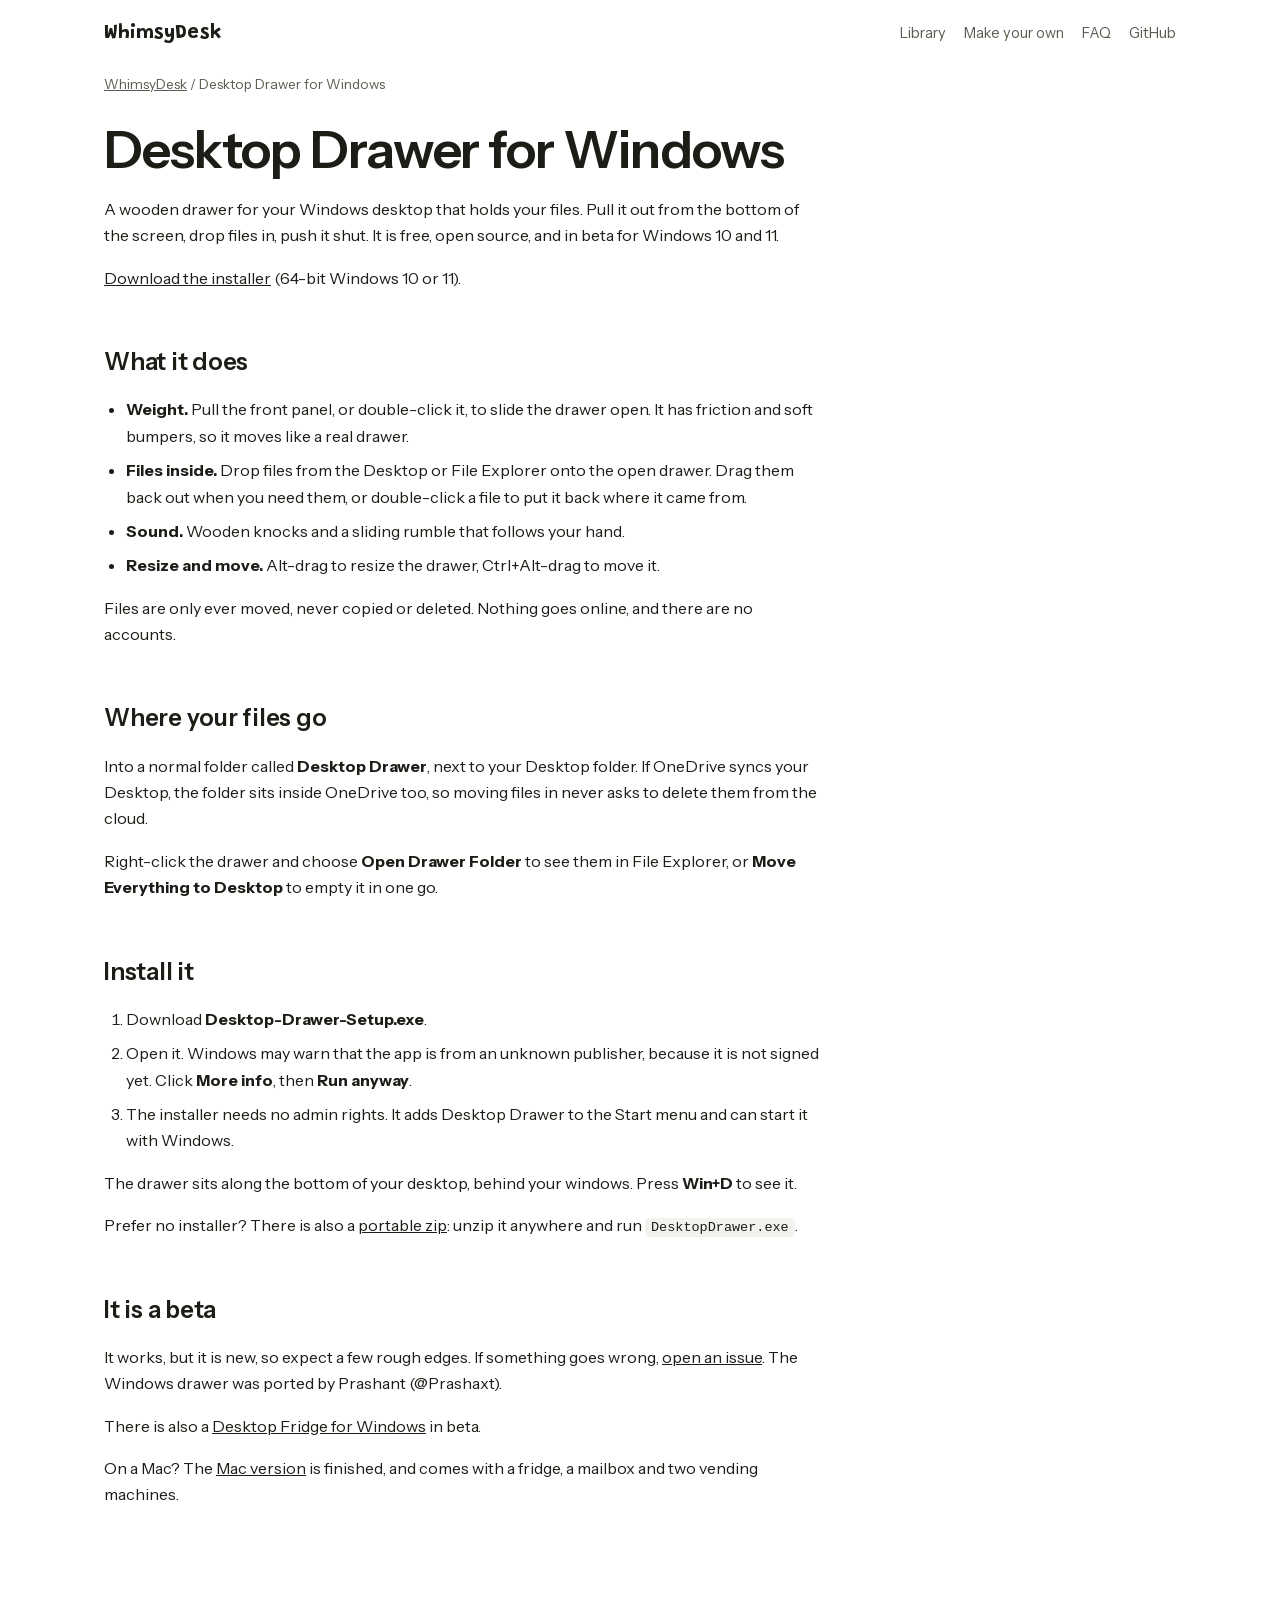
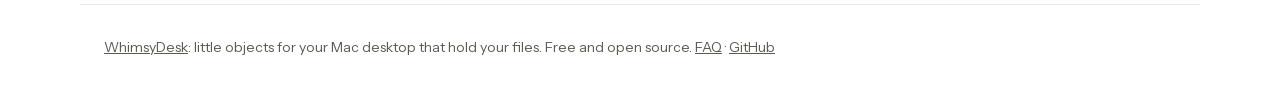
<file: website/desktop-drawer-windows/index.html>
<!doctype html>
<html lang="en">
<head>
  <meta charset="utf-8">
  <!-- Google tag (gtag.js) -->
  <script async src="https://www.googletagmanager.com/gtag/js?id=G-2DG23JLKP3"></script>
  <script>
    window.dataLayer = window.dataLayer || [];
    function gtag(){dataLayer.push(arguments);}
    gtag('js', new Date());
    gtag('config', 'G-2DG23JLKP3');
  </script>
  <!-- Microsoft Clarity -->
  <script type="text/javascript">
    (function(c,l,a,r,i,t,y){
        c[a]=c[a]||function(){(c[a].q=c[a].q||[]).push(arguments)};
        t=l.createElement(r);t.async=1;t.src="https://www.clarity.ms/tag/"+i;
        y=l.getElementsByTagName(r)[0];y.parentNode.insertBefore(t,y);
    })(window, document, "clarity", "script", "z6915i3wmu");
  </script>
  <meta name="viewport" content="width=device-width, initial-scale=1">
  <title>Desktop Drawer for Windows: a drawer on your desktop that holds files | WhimsyDesk</title>
  <meta name="description" content="A free, open source wooden drawer for your Windows 10 and 11 desktop. Pull it out, drop files in, push it shut. Beta, with an installer.">
  <link rel="canonical" href="https://whimsydesk.art/desktop-drawer-windows/">
  <meta property="og:type" content="article">
  <meta property="og:site_name" content="WhimsyDesk">
  <meta property="og:title" content="Desktop Drawer for Windows: a drawer on your desktop that holds files | WhimsyDesk">
  <meta property="og:description" content="A free, open source wooden drawer for your Windows 10 and 11 desktop. Pull it out, drop files in, push it shut. Beta, with an installer.">
  <meta property="og:url" content="https://whimsydesk.art/desktop-drawer-windows/">
  <meta property="og:image" content="https://whimsydesk.art/media/og.png">
  <meta name="twitter:card" content="summary_large_image">
  <meta name="theme-color" content="#ffffff">
  <link rel="icon" href="../media/favicon-32.png?v=2" sizes="32x32" type="image/png">
  <link rel="icon" href="../media/favicon-192.png?v=2" sizes="192x192" type="image/png">
  <link rel="apple-touch-icon" href="../media/apple-touch-icon.png?v=2">
  <link rel="preload" href="../fonts/instrument-sans.woff2" as="font" type="font/woff2" crossorigin>
  <link rel="stylesheet" href="../object-page.css">
  <script type="application/ld+json">{"@context": "https://schema.org", "@type": "BreadcrumbList", "itemListElement": [{"@type": "ListItem", "position": 1, "name": "WhimsyDesk", "item": "https://whimsydesk.art/"}, {"@type": "ListItem", "position": 2, "name": "Desktop Drawer for Windows", "item": "https://whimsydesk.art/desktop-drawer-windows/"}]}</script>
</head>
<body>
  <header class="top">
    <a class="top__mark" href="../">WhimsyDesk</a>
    <nav aria-label="Main"><a href="../#objects">Library</a><a href="../make-your-own/">Make your own</a><a href="../faq/">FAQ</a><a href="https://github.com/Electrofist/whimsydesk">GitHub</a></nav>
  </header>
  <main>
    <nav class="crumbs" aria-label="Breadcrumb"><a href="../">WhimsyDesk</a> <span aria-hidden="true">/</span> Desktop Drawer for Windows</nav>
    <article class="doc">
      <h1>Desktop Drawer for Windows</h1>
<p>A wooden drawer for your Windows desktop that holds your files. Pull it out from the bottom of the screen, drop files in, push it shut. It is free, open source, and in beta for Windows 10 and 11.</p>
<p><a href="https://github.com/Electrofist/WhimsyDesk/releases/download/windows-drawer-beta.1/Desktop-Drawer-Setup.exe">Download the installer</a> (64-bit Windows 10 or 11).</p>
<h2 id="what-it-does">What it does</h2>
<ul><li><b>Weight.</b> Pull the front panel, or double-click it, to slide the drawer open. It has friction and soft bumpers, so it moves like a real drawer.</li><li><b>Files inside.</b> Drop files from the Desktop or File Explorer onto the open drawer. Drag them back out when you need them, or double-click a file to put it back where it came from.</li><li><b>Sound.</b> Wooden knocks and a sliding rumble that follows your hand.</li><li><b>Resize and move.</b> Alt-drag to resize the drawer, Ctrl+Alt-drag to move it.</li></ul>
<p>Files are only ever moved, never copied or deleted. Nothing goes online, and there are no accounts.</p>
<h2 id="where-your-files-go">Where your files go</h2>
<p>Into a normal folder called <b>Desktop Drawer</b>, next to your Desktop folder. If OneDrive syncs your Desktop, the folder sits inside OneDrive too, so moving files in never asks to delete them from the cloud.</p>
<p>Right-click the drawer and choose <b>Open Drawer Folder</b> to see them in File Explorer, or <b>Move Everything to Desktop</b> to empty it in one go.</p>
<h2 id="install-it">Install it</h2>
<ol><li>Download <b>Desktop-Drawer-Setup.exe</b>.</li><li>Open it. Windows may warn that the app is from an unknown publisher, because it is not signed yet. Click <b>More info</b>, then <b>Run anyway</b>.</li><li>The installer needs no admin rights. It adds Desktop Drawer to the Start menu and can start it with Windows.</li></ol>
<p>The drawer sits along the bottom of your desktop, behind your windows. Press <b>Win+D</b> to see it.</p>
<p>Prefer no installer? There is also a <a href="https://github.com/Electrofist/WhimsyDesk/releases/tag/windows-drawer-beta.1">portable zip</a>: unzip it anywhere and run <code>DesktopDrawer.exe</code>.</p>
<h2 id="it-is-a-beta">It is a beta</h2>
<p>It works, but it is new, so expect a few rough edges. If something goes wrong, <a href="https://github.com/Electrofist/WhimsyDesk/issues">open an issue</a>. The Windows drawer was ported by Prashant (@Prashaxt).</p>
<p>There is also a <a href="https://whimsydesk.art/desktop-fridge-windows/">Desktop Fridge for Windows</a> in beta.</p>
<p>On a Mac? The <a href="https://whimsydesk.art/desktop-drawer/">Mac version</a> is finished, and comes with a fridge, a mailbox and two vending machines.</p>
    </article>
  </main>
  <footer class="foot"><a href="../">WhimsyDesk</a>: little objects for your Mac desktop that hold your files. Free and open source. <a href="../faq/">FAQ</a> &middot; <a href="https://github.com/Electrofist/whimsydesk">GitHub</a></footer>
</body>
</html>
</file>
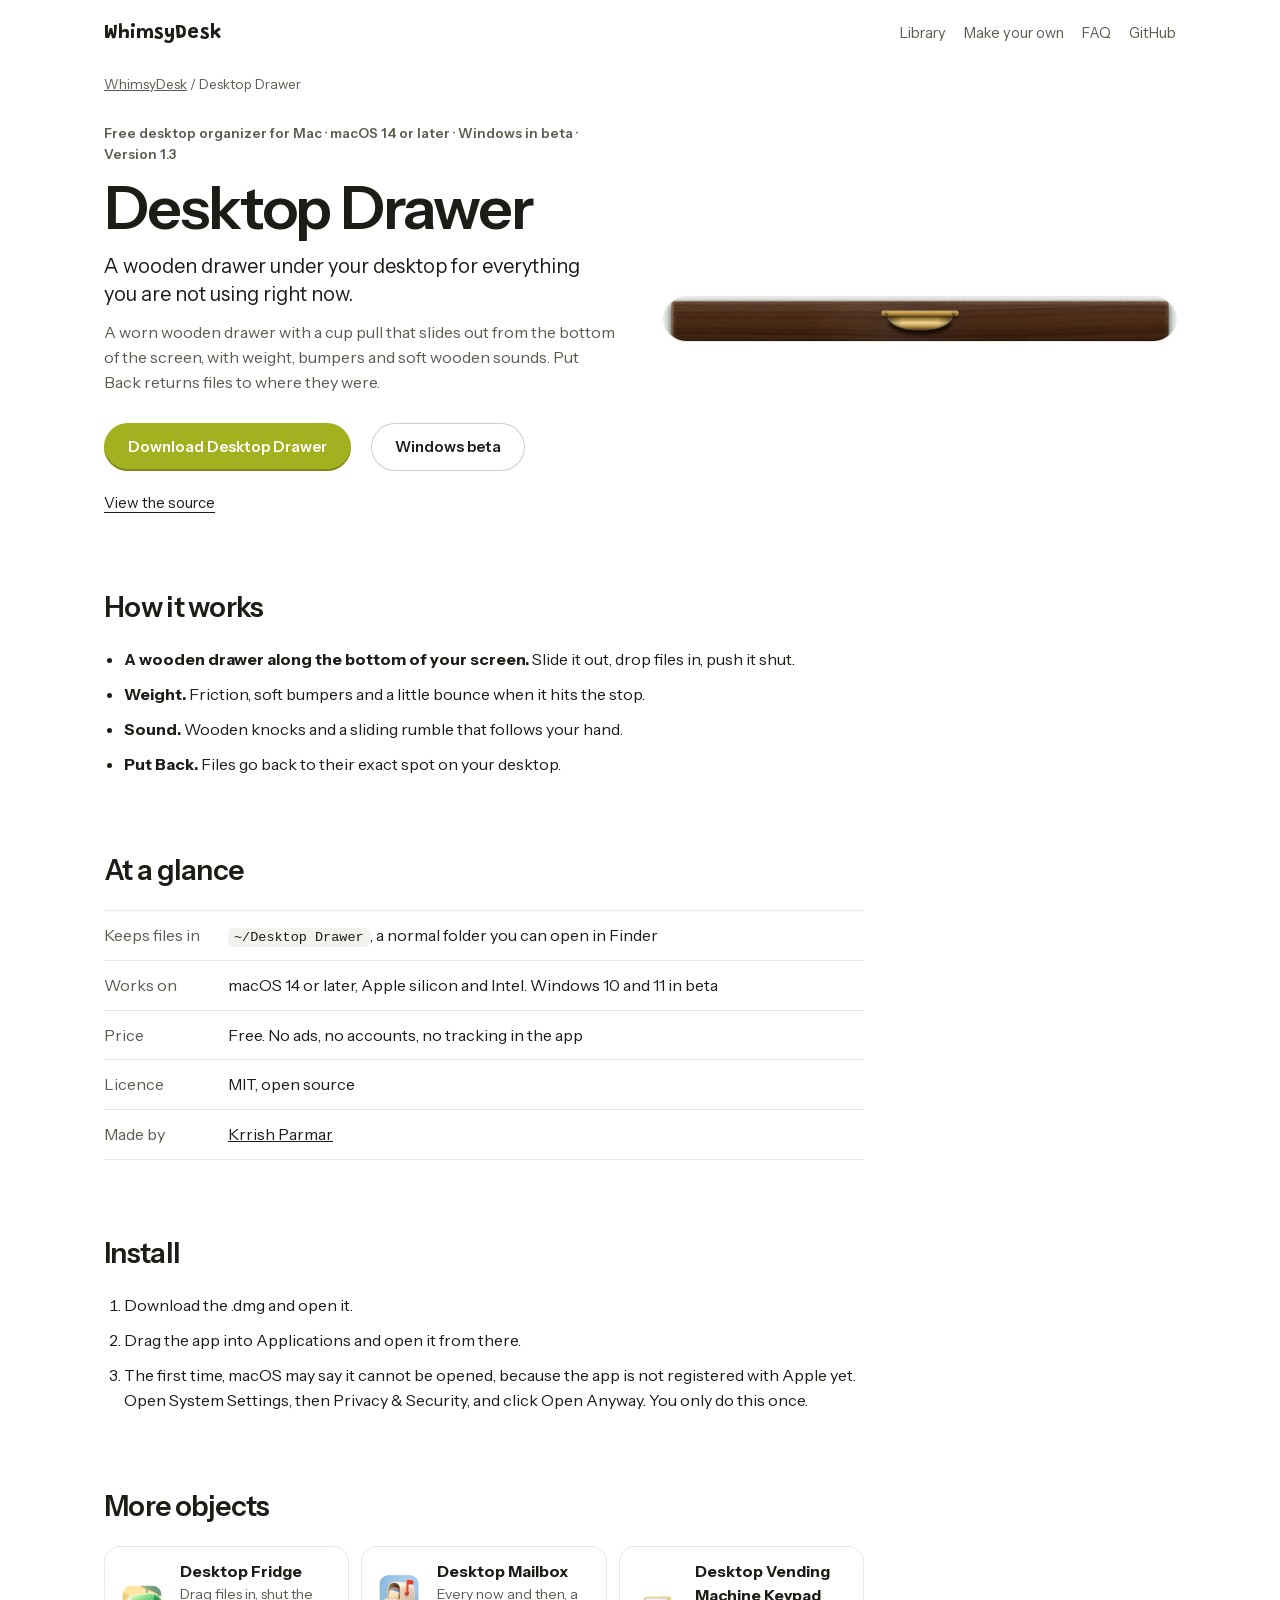
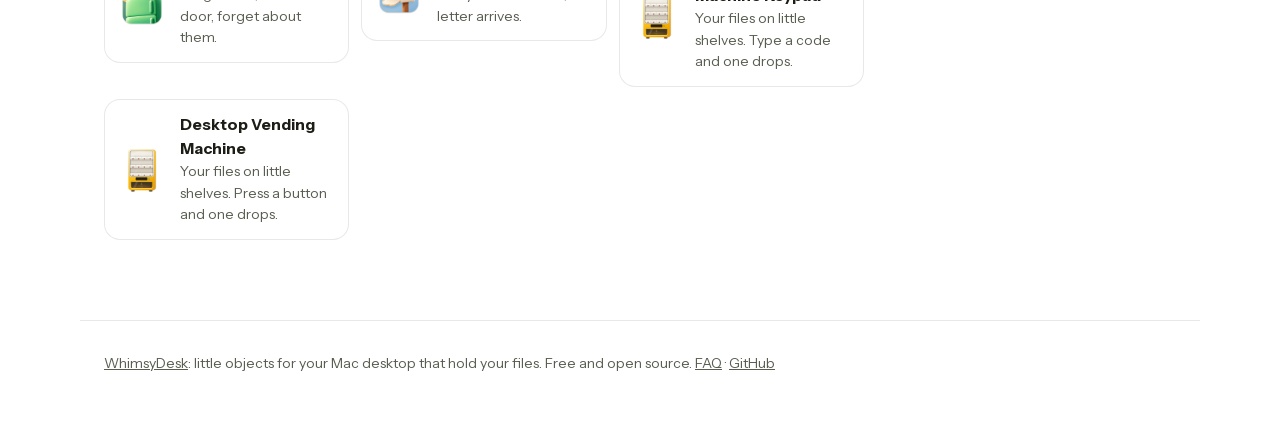
<file: website/desktop-drawer/index.html>
<!doctype html>
<html lang="en">
<head>
  <meta charset="utf-8">
  <!-- Google tag (gtag.js) -->
  <script async src="https://www.googletagmanager.com/gtag/js?id=G-2DG23JLKP3"></script>
  <script>
    window.dataLayer = window.dataLayer || [];
    function gtag(){dataLayer.push(arguments);}
    gtag('js', new Date());
    gtag('config', 'G-2DG23JLKP3');
  </script>
  <!-- Microsoft Clarity -->
  <script type="text/javascript">
    (function(c,l,a,r,i,t,y){
        c[a]=c[a]||function(){(c[a].q=c[a].q||[]).push(arguments)};
        t=l.createElement(r);t.async=1;t.src="https://www.clarity.ms/tag/"+i;
        y=l.getElementsByTagName(r)[0];y.parentNode.insertBefore(t,y);
    })(window, document, "clarity", "script", "z6915i3wmu");
  </script>
  <meta name="viewport" content="width=device-width, initial-scale=1">
  <title>Desktop Drawer: a wooden drawer for your Mac files | WhimsyDesk</title>
  <meta name="description" content="Organize your Mac desktop with a wooden drawer that slides up from the bottom of the screen. Put Back returns every file. Free and open source.">
  <link rel="canonical" href="https://whimsydesk.art/desktop-drawer/">
  <meta property="og:type" content="website">
  <meta property="og:site_name" content="WhimsyDesk">
  <meta property="og:title" content="Desktop Drawer for Mac">
  <meta property="og:description" content="A wooden drawer under your desktop for everything you are not using right now. Free and open source.">
  <meta property="og:url" content="https://whimsydesk.art/desktop-drawer/">
  <meta property="og:image" content="https://whimsydesk.art/media/art/drawer.png">
  <meta name="twitter:card" content="summary_large_image">
  <meta name="theme-color" content="#ffffff">
  <link rel="icon" href="../media/favicon-32.png?v=2" sizes="32x32" type="image/png">
  <link rel="icon" href="../media/favicon-192.png?v=2" sizes="192x192" type="image/png">
  <link rel="apple-touch-icon" href="../media/apple-touch-icon.png?v=2">
  <link rel="preload" href="../fonts/instrument-sans.woff2" as="font" type="font/woff2" crossorigin>
  <link rel="stylesheet" href="../object-page.css">
  <script type="application/ld+json">{"@context": "https://schema.org", "@type": "SoftwareApplication", "name": "Desktop Drawer", "description": "A worn wooden drawer with a cup pull that slides out from the bottom of the screen, with weight, bumpers and soft wooden sounds. Put Back returns files to where they were.", "applicationCategory": "UtilitiesApplication", "operatingSystem": "macOS 14 or later", "softwareVersion": "1.3", "url": "https://whimsydesk.art/desktop-drawer/", "image": "https://whimsydesk.art/media/art/drawer.png", "license": "https://opensource.org/licenses/MIT", "isAccessibleForFree": true, "offers": {"@type": "Offer", "price": "0", "priceCurrency": "USD"}, "author": {"@type": "Person", "name": "Krrish Parmar", "url": "https://krisby.in"}, "publisher": {"@type": "Organization", "name": "WhimsyDesk", "url": "https://whimsydesk.art/"}, "codeRepository": "https://github.com/Electrofist/whimsydesk/tree/main/objects/drawer", "downloadUrl": "https://github.com/Electrofist/whimsydesk/releases/download/downloads/Desktop-Drawer.dmg"}</script>
  <script type="application/ld+json">{"@context": "https://schema.org", "@type": "BreadcrumbList", "itemListElement": [{"@type": "ListItem", "position": 1, "name": "WhimsyDesk", "item": "https://whimsydesk.art/"}, {"@type": "ListItem", "position": 2, "name": "Desktop Drawer", "item": "https://whimsydesk.art/desktop-drawer/"}]}</script>
</head>
<body>
  <header class="top">
    <a class="top__mark" href="../">WhimsyDesk</a>
    <nav aria-label="Main"><a href="../#objects">Library</a><a href="../make-your-own/">Make your own</a><a href="../faq/">FAQ</a><a href="https://github.com/Electrofist/whimsydesk">GitHub</a></nav>
  </header>
  <main>
    <nav class="crumbs" aria-label="Breadcrumb"><a href="../">WhimsyDesk</a> <span aria-hidden="true">/</span> Desktop Drawer</nav>
    <article class="obj">
      <div class="obj__text">
        <p class="obj__kind">Free desktop organizer for Mac &middot; macOS 14 or later &middot; Windows in beta &middot; Version 1.3</p>
        <h1>Desktop Drawer</h1>
        <p class="obj__tag">A wooden drawer under your desktop for everything you are not using right now.</p>
        <p class="obj__desc">A worn wooden drawer with a cup pull that slides out from the bottom of the screen, with weight, bumpers and soft wooden sounds. Put Back returns files to where they were.</p>
        <div class="obj__actions"><a class="btn btn--olive" href="https://github.com/Electrofist/whimsydesk/releases/download/downloads/Desktop-Drawer.dmg">Download Desktop Drawer</a><a class="btn btn--line-dark" href="https://github.com/Electrofist/WhimsyDesk/releases/download/windows-drawer-beta.1/Desktop-Drawer-Setup.exe">Windows beta</a><a class="quiet" href="https://github.com/Electrofist/whimsydesk/tree/main/objects/drawer">View the source</a></div>
      </div>
      <figure class="obj__shot"><img src="../media/art/drawer.png" alt="Desktop Drawer on a Mac desktop" loading="eager"></figure>
    </article>

    <section class="block" aria-labelledby="use">
      <h2 id="use">How it works</h2>
      <ul class="feats">
        <li><b>A wooden drawer along the bottom of your screen.</b> Slide it out, drop files in, push it shut.</li>
        <li><b>Weight.</b> Friction, soft bumpers and a little bounce when it hits the stop.</li>
        <li><b>Sound.</b> Wooden knocks and a sliding rumble that follows your hand.</li>
        <li><b>Put Back.</b> Files go back to their exact spot on your desktop.</li>
      </ul>
    </section>

    <section class="block" aria-labelledby="facts">
      <h2 id="facts">At a glance</h2>
      <dl class="facts">
        <dt>Keeps files in</dt><dd><code>~/Desktop Drawer</code>, a normal folder you can open in Finder</dd>
        <dt>Works on</dt><dd>macOS 14 or later, Apple silicon and Intel. Windows 10 and 11 in beta</dd>
        <dt>Price</dt><dd>Free. No ads, no accounts, no tracking in the app</dd>
        <dt>Licence</dt><dd>MIT, open source</dd>
        <dt>Made by</dt><dd><a href="https://krisby.in">Krrish Parmar</a></dd>
      </dl>
    </section>

    <section class="block" aria-labelledby="install">
      <h2 id="install">Install</h2>
      <ol class="steps">
        <li>Download the .dmg and open it.</li>
        <li>Drag the app into Applications and open it from there.</li>
        <li>The first time, macOS may say it cannot be opened, because the app is not registered with Apple yet. Open System Settings, then Privacy &amp; Security, and click Open Anyway. You only do this once.</li>
      </ol>
    </section>

    <section class="block" aria-labelledby="more">
      <h2 id="more">More objects</h2>
      <ul class="more">
        <li><a href="../desktop-fridge/"><img src="../media/icons/fridge.png" alt="" width="48" height="48" loading="lazy"><span><b>Desktop Fridge</b>Drag files in, shut the door, forget about them.</span></a></li>
        <li><a href="../desktop-mailbox/"><img src="../media/icons/mailbox.png" alt="" width="48" height="48" loading="lazy"><span><b>Desktop Mailbox</b>Every now and then, a letter arrives.</span></a></li>
        <li><a href="../desktop-vending-machine-keypad/"><img src="../media/icons/vending-keypad.png" alt="" width="48" height="48" loading="lazy"><span><b>Desktop Vending Machine Keypad</b>Your files on little shelves. Type a code and one drops.</span></a></li>
        <li><a href="../desktop-vending-machine/"><img src="../media/icons/vending.png" alt="" width="48" height="48" loading="lazy"><span><b>Desktop Vending Machine</b>Your files on little shelves. Press a button and one drops.</span></a></li>
      </ul>
    </section>
  </main>
  <footer class="foot"><a href="../">WhimsyDesk</a>: little objects for your Mac desktop that hold your files. Free and open source. <a href="../faq/">FAQ</a> &middot; <a href="https://github.com/Electrofist/whimsydesk">GitHub</a></footer>
</body>
</html>
</file>
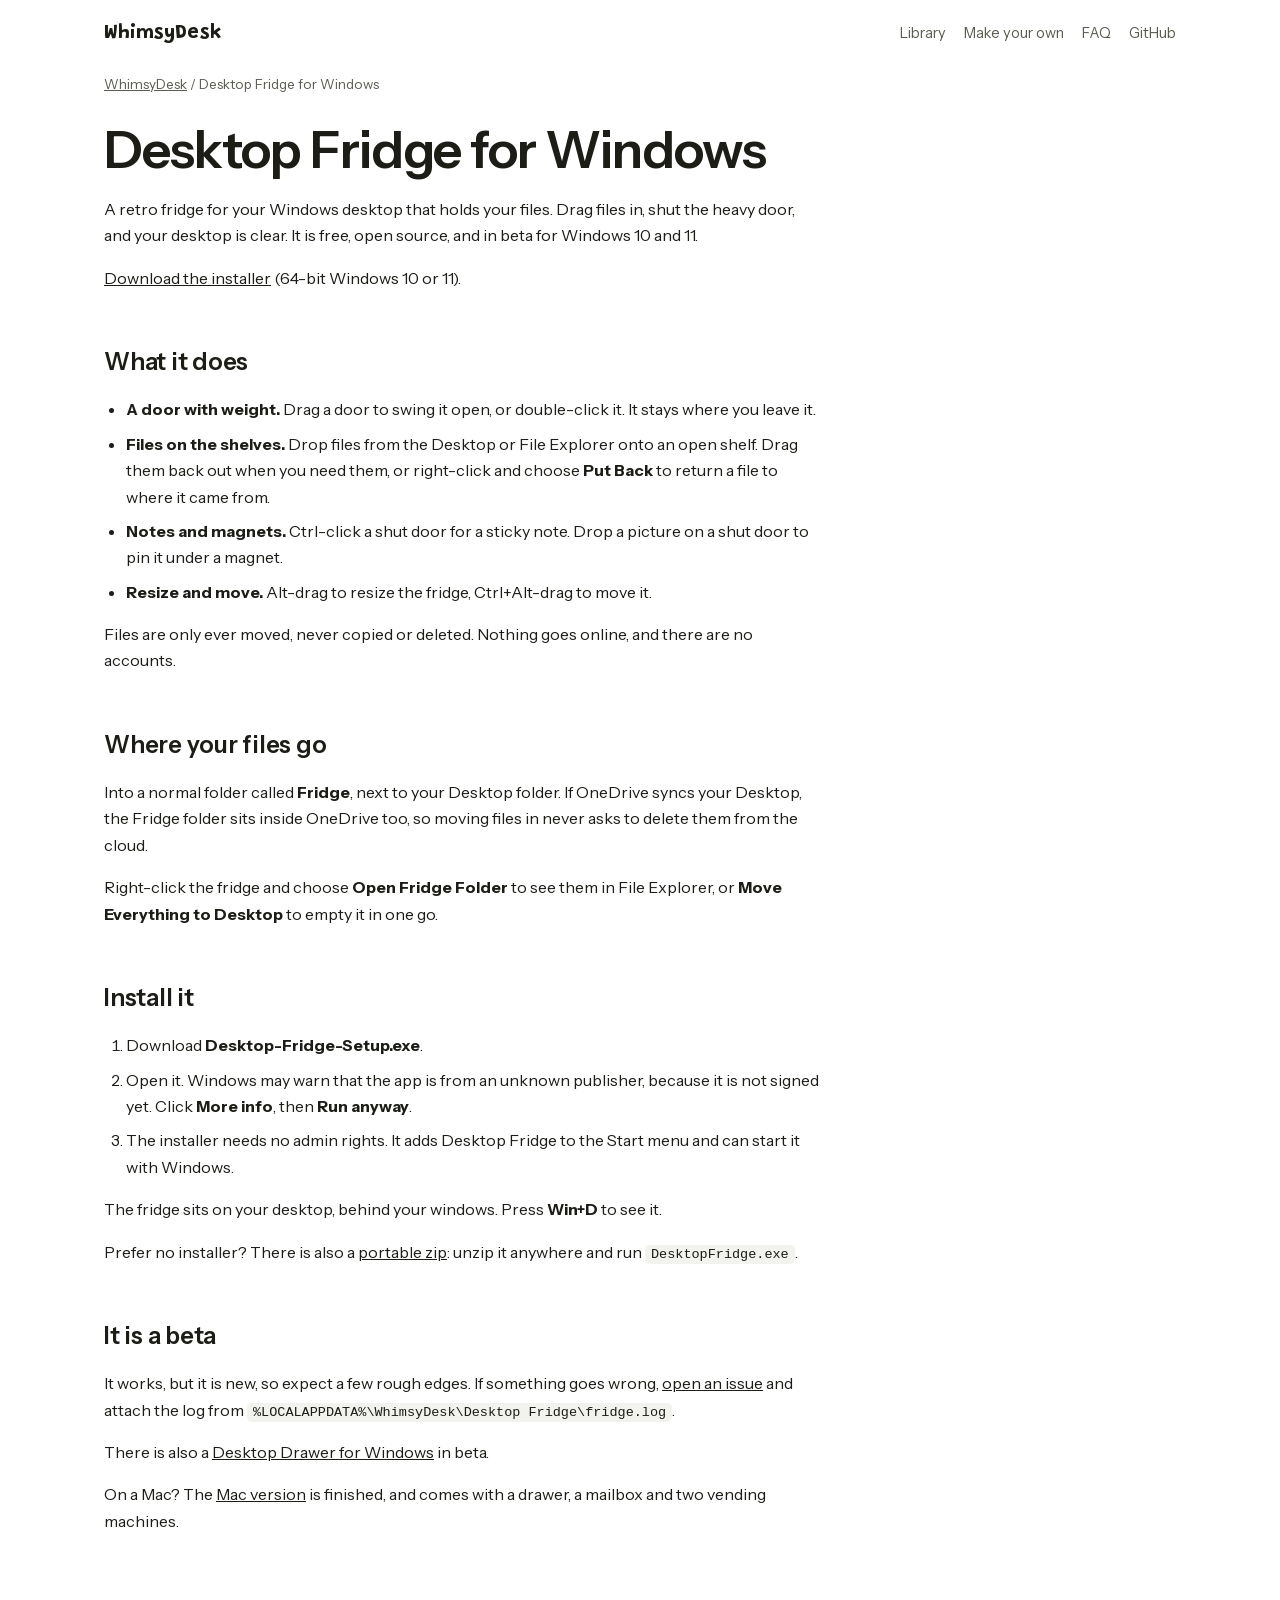
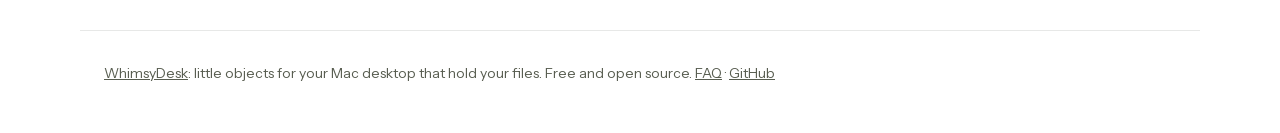
<file: website/desktop-fridge-windows/index.html>
<!doctype html>
<html lang="en">
<head>
  <meta charset="utf-8">
  <!-- Google tag (gtag.js) -->
  <script async src="https://www.googletagmanager.com/gtag/js?id=G-2DG23JLKP3"></script>
  <script>
    window.dataLayer = window.dataLayer || [];
    function gtag(){dataLayer.push(arguments);}
    gtag('js', new Date());
    gtag('config', 'G-2DG23JLKP3');
  </script>
  <!-- Microsoft Clarity -->
  <script type="text/javascript">
    (function(c,l,a,r,i,t,y){
        c[a]=c[a]||function(){(c[a].q=c[a].q||[]).push(arguments)};
        t=l.createElement(r);t.async=1;t.src="https://www.clarity.ms/tag/"+i;
        y=l.getElementsByTagName(r)[0];y.parentNode.insertBefore(t,y);
    })(window, document, "clarity", "script", "z6915i3wmu");
  </script>
  <meta name="viewport" content="width=device-width, initial-scale=1">
  <title>Desktop Fridge for Windows: a fridge on your desktop that holds files | WhimsyDesk</title>
  <meta name="description" content="A free, open source fridge for your Windows 10 and 11 desktop. Drag files in, shut the door, and Put Back returns them. Beta, with an installer.">
  <link rel="canonical" href="https://whimsydesk.art/desktop-fridge-windows/">
  <meta property="og:type" content="article">
  <meta property="og:site_name" content="WhimsyDesk">
  <meta property="og:title" content="Desktop Fridge for Windows: a fridge on your desktop that holds files | WhimsyDesk">
  <meta property="og:description" content="A free, open source fridge for your Windows 10 and 11 desktop. Drag files in, shut the door, and Put Back returns them. Beta, with an installer.">
  <meta property="og:url" content="https://whimsydesk.art/desktop-fridge-windows/">
  <meta property="og:image" content="https://whimsydesk.art/media/og.png">
  <meta name="twitter:card" content="summary_large_image">
  <meta name="theme-color" content="#ffffff">
  <link rel="icon" href="../media/favicon-32.png?v=2" sizes="32x32" type="image/png">
  <link rel="icon" href="../media/favicon-192.png?v=2" sizes="192x192" type="image/png">
  <link rel="apple-touch-icon" href="../media/apple-touch-icon.png?v=2">
  <link rel="preload" href="../fonts/instrument-sans.woff2" as="font" type="font/woff2" crossorigin>
  <link rel="stylesheet" href="../object-page.css">
  <script type="application/ld+json">{"@context": "https://schema.org", "@type": "BreadcrumbList", "itemListElement": [{"@type": "ListItem", "position": 1, "name": "WhimsyDesk", "item": "https://whimsydesk.art/"}, {"@type": "ListItem", "position": 2, "name": "Desktop Fridge for Windows", "item": "https://whimsydesk.art/desktop-fridge-windows/"}]}</script>
</head>
<body>
  <header class="top">
    <a class="top__mark" href="../">WhimsyDesk</a>
    <nav aria-label="Main"><a href="../#objects">Library</a><a href="../make-your-own/">Make your own</a><a href="../faq/">FAQ</a><a href="https://github.com/Electrofist/whimsydesk">GitHub</a></nav>
  </header>
  <main>
    <nav class="crumbs" aria-label="Breadcrumb"><a href="../">WhimsyDesk</a> <span aria-hidden="true">/</span> Desktop Fridge for Windows</nav>
    <article class="doc">
      <h1>Desktop Fridge for Windows</h1>
<p>A retro fridge for your Windows desktop that holds your files. Drag files in, shut the heavy door, and your desktop is clear. It is free, open source, and in beta for Windows 10 and 11.</p>
<p><a href="https://github.com/Electrofist/WhimsyDesk/releases/download/windows-fridge-beta.1/Desktop-Fridge-Setup.exe">Download the installer</a> (64-bit Windows 10 or 11).</p>
<h2 id="what-it-does">What it does</h2>
<ul><li><b>A door with weight.</b> Drag a door to swing it open, or double-click it. It stays where you leave it.</li><li><b>Files on the shelves.</b> Drop files from the Desktop or File Explorer onto an open shelf. Drag them back out when you need them, or right-click and choose <b>Put Back</b> to return a file to where it came from.</li><li><b>Notes and magnets.</b> Ctrl-click a shut door for a sticky note. Drop a picture on a shut door to pin it under a magnet.</li><li><b>Resize and move.</b> Alt-drag to resize the fridge, Ctrl+Alt-drag to move it.</li></ul>
<p>Files are only ever moved, never copied or deleted. Nothing goes online, and there are no accounts.</p>
<h2 id="where-your-files-go">Where your files go</h2>
<p>Into a normal folder called <b>Fridge</b>, next to your Desktop folder. If OneDrive syncs your Desktop, the Fridge folder sits inside OneDrive too, so moving files in never asks to delete them from the cloud.</p>
<p>Right-click the fridge and choose <b>Open Fridge Folder</b> to see them in File Explorer, or <b>Move Everything to Desktop</b> to empty it in one go.</p>
<h2 id="install-it">Install it</h2>
<ol><li>Download <b>Desktop-Fridge-Setup.exe</b>.</li><li>Open it. Windows may warn that the app is from an unknown publisher, because it is not signed yet. Click <b>More info</b>, then <b>Run anyway</b>.</li><li>The installer needs no admin rights. It adds Desktop Fridge to the Start menu and can start it with Windows.</li></ol>
<p>The fridge sits on your desktop, behind your windows. Press <b>Win+D</b> to see it.</p>
<p>Prefer no installer? There is also a <a href="https://github.com/Electrofist/WhimsyDesk/releases/tag/windows-fridge-beta.1">portable zip</a>: unzip it anywhere and run <code>DesktopFridge.exe</code>.</p>
<h2 id="it-is-a-beta">It is a beta</h2>
<p>It works, but it is new, so expect a few rough edges. If something goes wrong, <a href="https://github.com/Electrofist/WhimsyDesk/issues">open an issue</a> and attach the log from <code>%LOCALAPPDATA%\WhimsyDesk\Desktop Fridge\fridge.log</code>.</p>
<p>There is also a <a href="https://whimsydesk.art/desktop-drawer-windows/">Desktop Drawer for Windows</a> in beta.</p>
<p>On a Mac? The <a href="https://whimsydesk.art/desktop-fridge/">Mac version</a> is finished, and comes with a drawer, a mailbox and two vending machines.</p>
    </article>
  </main>
  <footer class="foot"><a href="../">WhimsyDesk</a>: little objects for your Mac desktop that hold your files. Free and open source. <a href="../faq/">FAQ</a> &middot; <a href="https://github.com/Electrofist/whimsydesk">GitHub</a></footer>
</body>
</html>
</file>
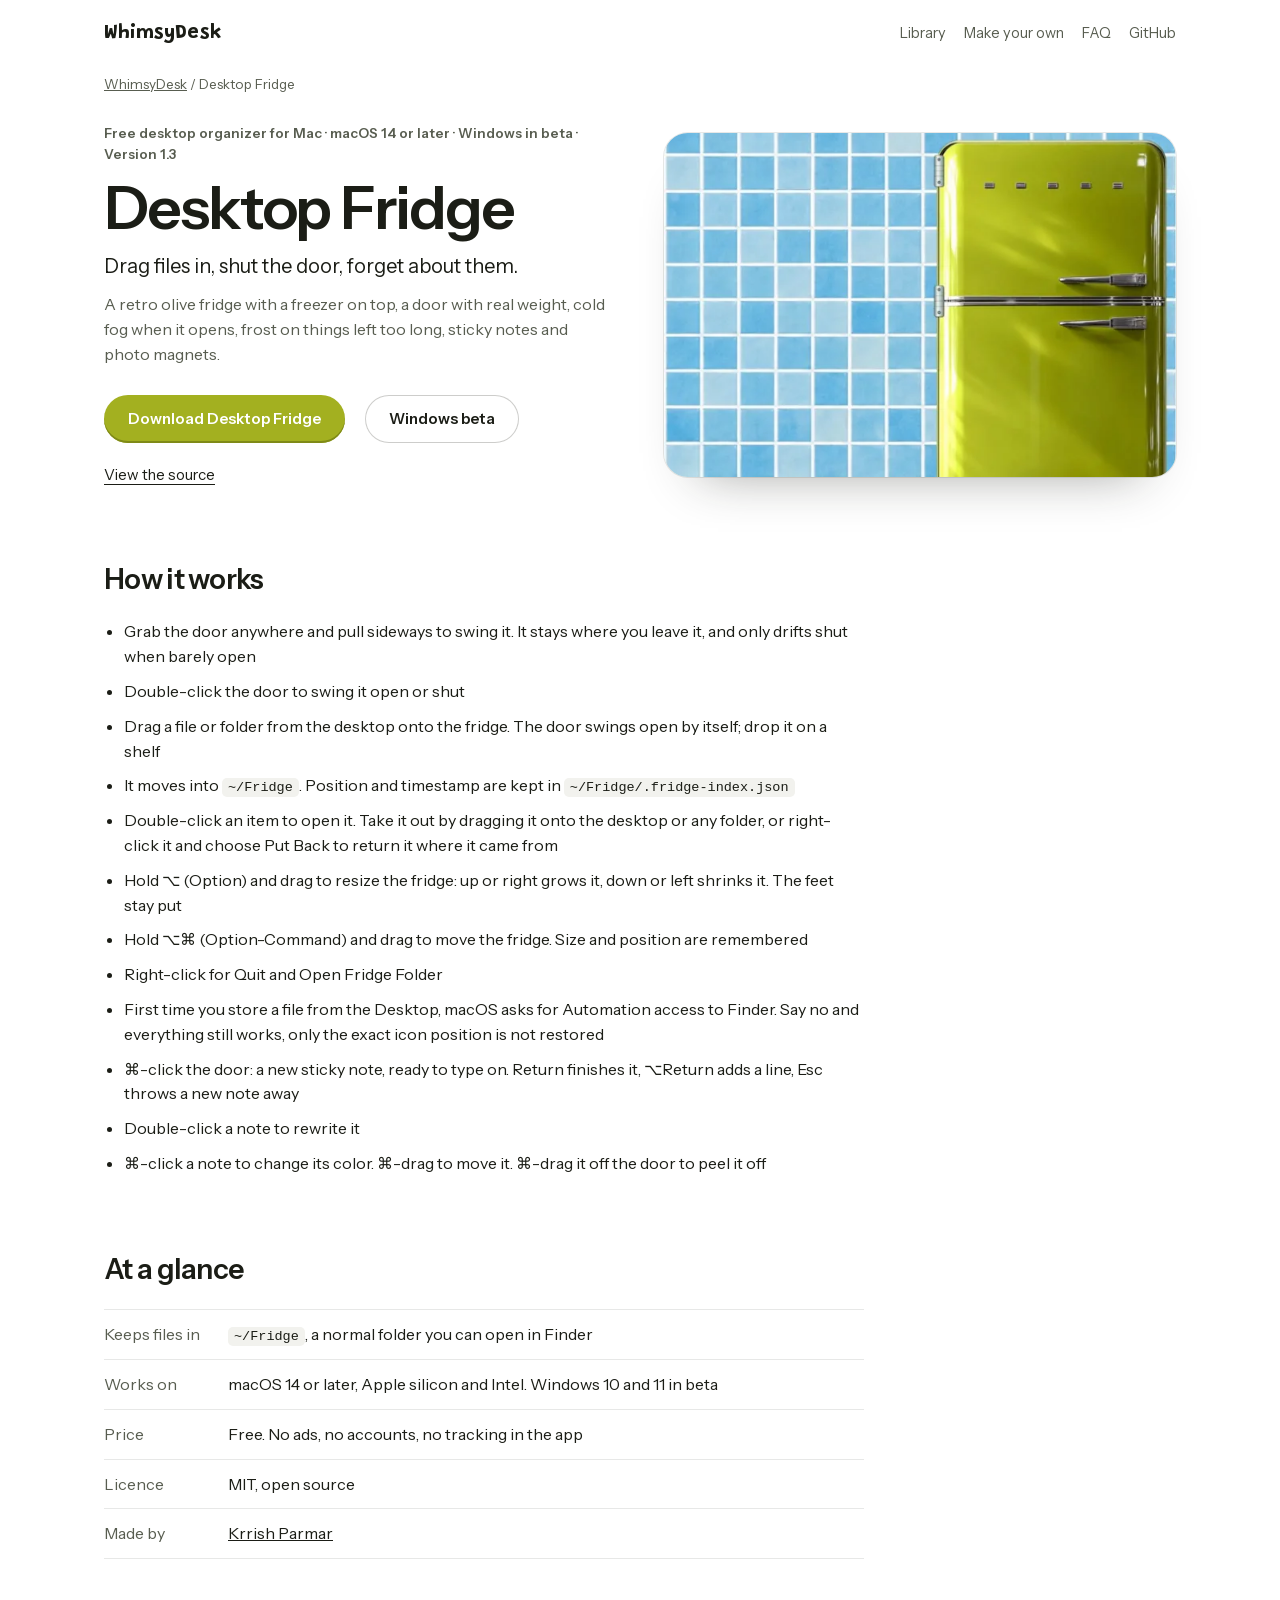
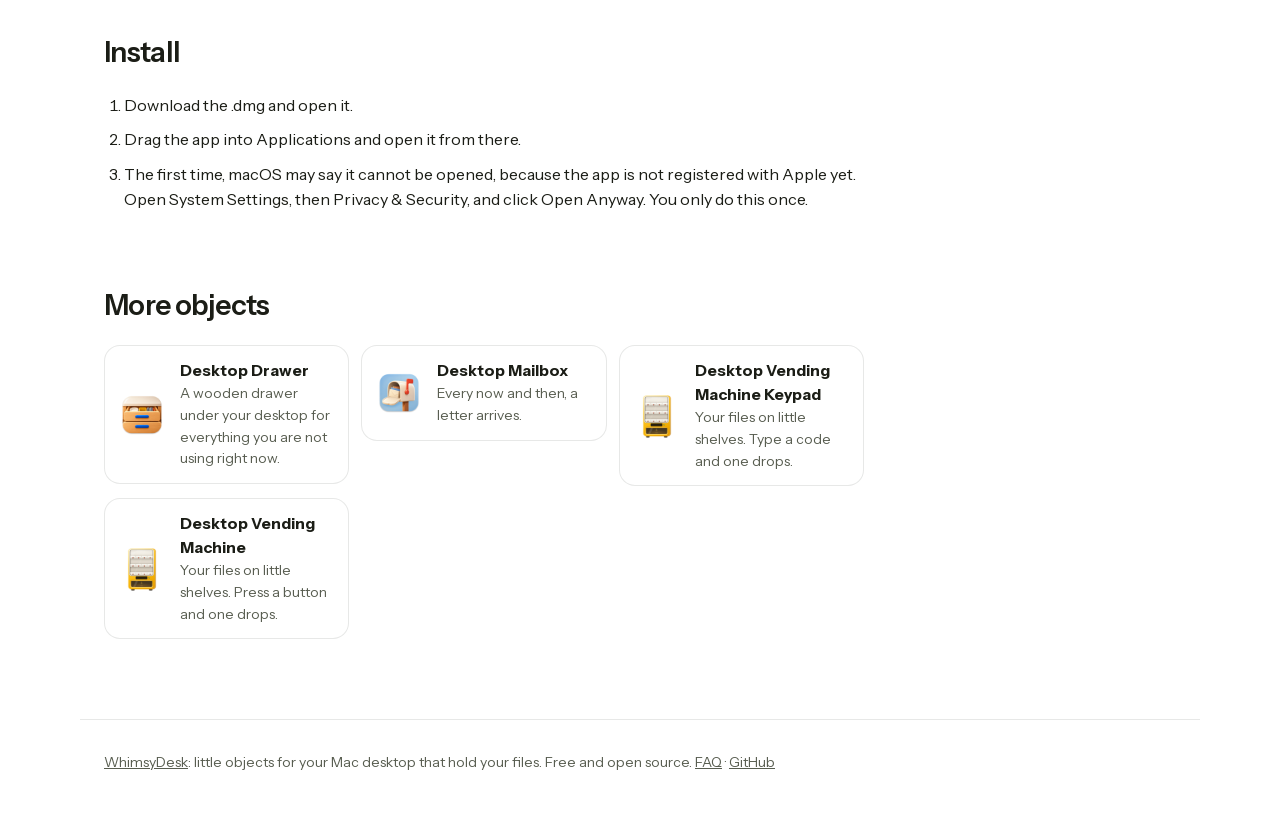
<file: website/desktop-fridge/index.html>
<!doctype html>
<html lang="en">
<head>
  <meta charset="utf-8">
  <!-- Google tag (gtag.js) -->
  <script async src="https://www.googletagmanager.com/gtag/js?id=G-2DG23JLKP3"></script>
  <script>
    window.dataLayer = window.dataLayer || [];
    function gtag(){dataLayer.push(arguments);}
    gtag('js', new Date());
    gtag('config', 'G-2DG23JLKP3');
  </script>
  <!-- Microsoft Clarity -->
  <script type="text/javascript">
    (function(c,l,a,r,i,t,y){
        c[a]=c[a]||function(){(c[a].q=c[a].q||[]).push(arguments)};
        t=l.createElement(r);t.async=1;t.src="https://www.clarity.ms/tag/"+i;
        y=l.getElementsByTagName(r)[0];y.parentNode.insertBefore(t,y);
    })(window, document, "clarity", "script", "z6915i3wmu");
  </script>
  <meta name="viewport" content="width=device-width, initial-scale=1">
  <title>Desktop Fridge: a fridge for your Mac files | WhimsyDesk</title>
  <meta name="description" content="A fun desktop organizer for Mac: drag files into a retro fridge, shut the heavy door, and watch forgotten files frost over. Free and open source.">
  <link rel="canonical" href="https://whimsydesk.art/desktop-fridge/">
  <meta property="og:type" content="website">
  <meta property="og:site_name" content="WhimsyDesk">
  <meta property="og:title" content="Desktop Fridge for Mac">
  <meta property="og:description" content="Drag files in, shut the door, forget about them. Free and open source.">
  <meta property="og:url" content="https://whimsydesk.art/desktop-fridge/">
  <meta property="og:image" content="https://whimsydesk.art/media/shots/fridge.webp">
  <meta name="twitter:card" content="summary_large_image">
  <meta name="theme-color" content="#ffffff">
  <link rel="icon" href="../media/favicon-32.png?v=2" sizes="32x32" type="image/png">
  <link rel="icon" href="../media/favicon-192.png?v=2" sizes="192x192" type="image/png">
  <link rel="apple-touch-icon" href="../media/apple-touch-icon.png?v=2">
  <link rel="preload" href="../fonts/instrument-sans.woff2" as="font" type="font/woff2" crossorigin>
  <link rel="stylesheet" href="../object-page.css">
  <script type="application/ld+json">{"@context": "https://schema.org", "@type": "SoftwareApplication", "name": "Desktop Fridge", "description": "A retro olive fridge with a freezer on top, a door with real weight, cold fog when it opens, frost on things left too long, sticky notes and photo magnets.", "applicationCategory": "UtilitiesApplication", "operatingSystem": "macOS 14 or later", "softwareVersion": "1.3", "url": "https://whimsydesk.art/desktop-fridge/", "image": "https://whimsydesk.art/media/shots/fridge.webp", "license": "https://opensource.org/licenses/MIT", "isAccessibleForFree": true, "offers": {"@type": "Offer", "price": "0", "priceCurrency": "USD"}, "author": {"@type": "Person", "name": "Krrish Parmar", "url": "https://krisby.in"}, "publisher": {"@type": "Organization", "name": "WhimsyDesk", "url": "https://whimsydesk.art/"}, "codeRepository": "https://github.com/Electrofist/whimsydesk/tree/main/objects/fridge", "downloadUrl": "https://github.com/Electrofist/whimsydesk/releases/download/downloads/Desktop-Fridge.dmg"}</script>
  <script type="application/ld+json">{"@context": "https://schema.org", "@type": "BreadcrumbList", "itemListElement": [{"@type": "ListItem", "position": 1, "name": "WhimsyDesk", "item": "https://whimsydesk.art/"}, {"@type": "ListItem", "position": 2, "name": "Desktop Fridge", "item": "https://whimsydesk.art/desktop-fridge/"}]}</script>
</head>
<body>
  <header class="top">
    <a class="top__mark" href="../">WhimsyDesk</a>
    <nav aria-label="Main"><a href="../#objects">Library</a><a href="../make-your-own/">Make your own</a><a href="../faq/">FAQ</a><a href="https://github.com/Electrofist/whimsydesk">GitHub</a></nav>
  </header>
  <main>
    <nav class="crumbs" aria-label="Breadcrumb"><a href="../">WhimsyDesk</a> <span aria-hidden="true">/</span> Desktop Fridge</nav>
    <article class="obj">
      <div class="obj__text">
        <p class="obj__kind">Free desktop organizer for Mac &middot; macOS 14 or later &middot; Windows in beta &middot; Version 1.3</p>
        <h1>Desktop Fridge</h1>
        <p class="obj__tag">Drag files in, shut the door, forget about them.</p>
        <p class="obj__desc">A retro olive fridge with a freezer on top, a door with real weight, cold fog when it opens, frost on things left too long, sticky notes and photo magnets.</p>
        <div class="obj__actions"><a class="btn btn--olive" href="https://github.com/Electrofist/whimsydesk/releases/download/downloads/Desktop-Fridge.dmg">Download Desktop Fridge</a><a class="btn btn--line-dark" href="https://github.com/Electrofist/WhimsyDesk/releases/download/windows-fridge-beta.1/Desktop-Fridge-Setup.exe">Windows beta</a><a class="quiet" href="https://github.com/Electrofist/whimsydesk/tree/main/objects/fridge">View the source</a></div>
      </div>
      <figure class="obj__shot"><img src="../media/shots/fridge.webp" alt="Desktop Fridge on a Mac desktop" loading="eager"></figure>
    </article>

    <section class="block" aria-labelledby="use">
      <h2 id="use">How it works</h2>
      <ul class="feats">
        <li>Grab the door anywhere and pull sideways to swing it. It stays where you leave it, and only drifts shut when barely open</li>
        <li>Double-click the door to swing it open or shut</li>
        <li>Drag a file or folder from the desktop onto the fridge. The door swings open by itself; drop it on a shelf</li>
        <li>It moves into <code>~/Fridge</code>. Position and timestamp are kept in <code>~/Fridge/.fridge-index.json</code></li>
        <li>Double-click an item to open it. Take it out by dragging it onto the desktop or any folder, or right-click it and choose Put Back to return it where it came from</li>
        <li>Hold ⌥ (Option) and drag to resize the fridge: up or right grows it, down or left shrinks it. The feet stay put</li>
        <li>Hold ⌥⌘ (Option-Command) and drag to move the fridge. Size and position are remembered</li>
        <li>Right-click for Quit and Open Fridge Folder</li>
        <li>First time you store a file from the Desktop, macOS asks for Automation access to Finder. Say no and everything still works, only the exact icon position is not restored</li>
        <li>⌘-click the door: a new sticky note, ready to type on. Return finishes it, ⌥Return adds a line, Esc throws a new note away</li>
        <li>Double-click a note to rewrite it</li>
        <li>⌘-click a note to change its color. ⌘-drag to move it. ⌘-drag it off the door to peel it off</li>
      </ul>
    </section>

    <section class="block" aria-labelledby="facts">
      <h2 id="facts">At a glance</h2>
      <dl class="facts">
        <dt>Keeps files in</dt><dd><code>~/Fridge</code>, a normal folder you can open in Finder</dd>
        <dt>Works on</dt><dd>macOS 14 or later, Apple silicon and Intel. Windows 10 and 11 in beta</dd>
        <dt>Price</dt><dd>Free. No ads, no accounts, no tracking in the app</dd>
        <dt>Licence</dt><dd>MIT, open source</dd>
        <dt>Made by</dt><dd><a href="https://krisby.in">Krrish Parmar</a></dd>
      </dl>
    </section>

    <section class="block" aria-labelledby="install">
      <h2 id="install">Install</h2>
      <ol class="steps">
        <li>Download the .dmg and open it.</li>
        <li>Drag the app into Applications and open it from there.</li>
        <li>The first time, macOS may say it cannot be opened, because the app is not registered with Apple yet. Open System Settings, then Privacy &amp; Security, and click Open Anyway. You only do this once.</li>
      </ol>
    </section>

    <section class="block" aria-labelledby="more">
      <h2 id="more">More objects</h2>
      <ul class="more">
        <li><a href="../desktop-drawer/"><img src="../media/icons/drawer.png" alt="" width="48" height="48" loading="lazy"><span><b>Desktop Drawer</b>A wooden drawer under your desktop for everything you are not using right now.</span></a></li>
        <li><a href="../desktop-mailbox/"><img src="../media/icons/mailbox.png" alt="" width="48" height="48" loading="lazy"><span><b>Desktop Mailbox</b>Every now and then, a letter arrives.</span></a></li>
        <li><a href="../desktop-vending-machine-keypad/"><img src="../media/icons/vending-keypad.png" alt="" width="48" height="48" loading="lazy"><span><b>Desktop Vending Machine Keypad</b>Your files on little shelves. Type a code and one drops.</span></a></li>
        <li><a href="../desktop-vending-machine/"><img src="../media/icons/vending.png" alt="" width="48" height="48" loading="lazy"><span><b>Desktop Vending Machine</b>Your files on little shelves. Press a button and one drops.</span></a></li>
      </ul>
    </section>
  </main>
  <footer class="foot"><a href="../">WhimsyDesk</a>: little objects for your Mac desktop that hold your files. Free and open source. <a href="../faq/">FAQ</a> &middot; <a href="https://github.com/Electrofist/whimsydesk">GitHub</a></footer>
</body>
</html>
</file>
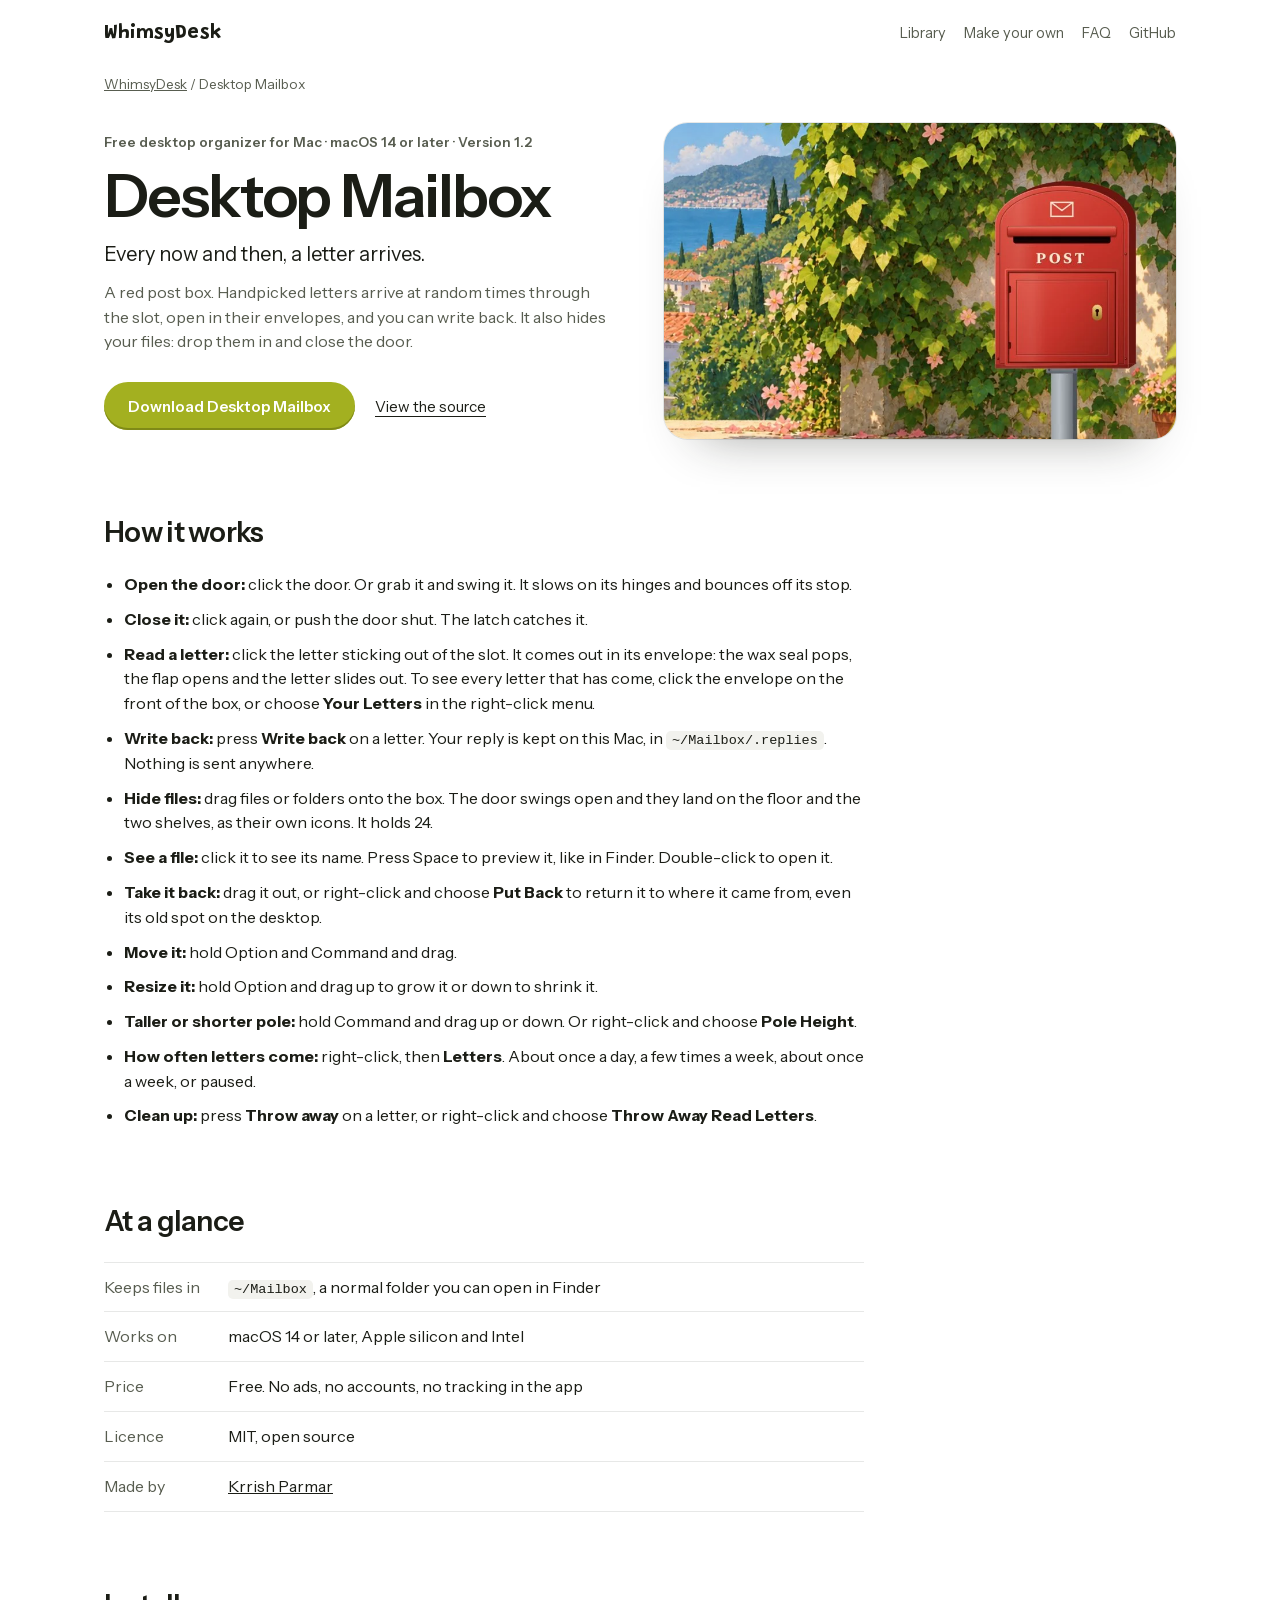
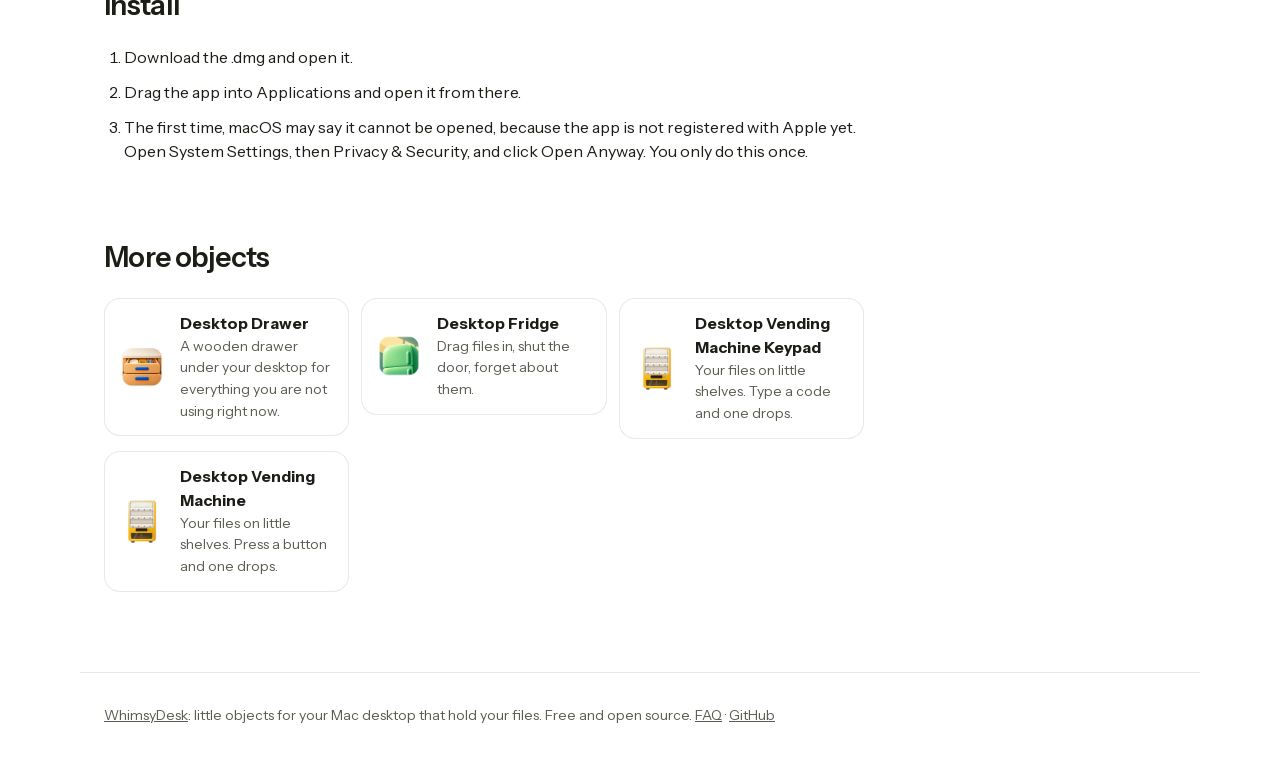
<file: website/desktop-mailbox/index.html>
<!doctype html>
<html lang="en">
<head>
  <meta charset="utf-8">
  <!-- Google tag (gtag.js) -->
  <script async src="https://www.googletagmanager.com/gtag/js?id=G-2DG23JLKP3"></script>
  <script>
    window.dataLayer = window.dataLayer || [];
    function gtag(){dataLayer.push(arguments);}
    gtag('js', new Date());
    gtag('config', 'G-2DG23JLKP3');
  </script>
  <!-- Microsoft Clarity -->
  <script type="text/javascript">
    (function(c,l,a,r,i,t,y){
        c[a]=c[a]||function(){(c[a].q=c[a].q||[]).push(arguments)};
        t=l.createElement(r);t.async=1;t.src="https://www.clarity.ms/tag/"+i;
        y=l.getElementsByTagName(r)[0];y.parentNode.insertBefore(t,y);
    })(window, document, "clarity", "script", "z6915i3wmu");
  </script>
  <meta name="viewport" content="width=device-width, initial-scale=1">
  <title>Desktop Mailbox: a post box for your Mac files | WhimsyDesk</title>
  <meta name="description" content="A red post box that organizes your Mac desktop: hide files behind its door, and read the letters that arrive now and then. Free and open source.">
  <link rel="canonical" href="https://whimsydesk.art/desktop-mailbox/">
  <meta property="og:type" content="website">
  <meta property="og:site_name" content="WhimsyDesk">
  <meta property="og:title" content="Desktop Mailbox for Mac">
  <meta property="og:description" content="Every now and then, a letter arrives. Free and open source.">
  <meta property="og:url" content="https://whimsydesk.art/desktop-mailbox/">
  <meta property="og:image" content="https://whimsydesk.art/media/shots/mailbox.webp">
  <meta name="twitter:card" content="summary_large_image">
  <meta name="theme-color" content="#ffffff">
  <link rel="icon" href="../media/favicon-32.png?v=2" sizes="32x32" type="image/png">
  <link rel="icon" href="../media/favicon-192.png?v=2" sizes="192x192" type="image/png">
  <link rel="apple-touch-icon" href="../media/apple-touch-icon.png?v=2">
  <link rel="preload" href="../fonts/instrument-sans.woff2" as="font" type="font/woff2" crossorigin>
  <link rel="stylesheet" href="../object-page.css">
  <script type="application/ld+json">{"@context": "https://schema.org", "@type": "SoftwareApplication", "name": "Desktop Mailbox", "description": "A red post box. Handpicked letters arrive at random times through the slot, open in their envelopes, and you can write back. It also hides your files: drop them in and close the door.", "applicationCategory": "UtilitiesApplication", "operatingSystem": "macOS 14 or later", "softwareVersion": "1.2", "url": "https://whimsydesk.art/desktop-mailbox/", "image": "https://whimsydesk.art/media/shots/mailbox.webp", "license": "https://opensource.org/licenses/MIT", "isAccessibleForFree": true, "offers": {"@type": "Offer", "price": "0", "priceCurrency": "USD"}, "author": {"@type": "Person", "name": "Krrish Parmar", "url": "https://krisby.in"}, "publisher": {"@type": "Organization", "name": "WhimsyDesk", "url": "https://whimsydesk.art/"}, "codeRepository": "https://github.com/Electrofist/whimsydesk/tree/main/objects/mailbox", "downloadUrl": "https://github.com/Electrofist/whimsydesk/releases/download/downloads/Desktop-Mailbox.dmg"}</script>
  <script type="application/ld+json">{"@context": "https://schema.org", "@type": "BreadcrumbList", "itemListElement": [{"@type": "ListItem", "position": 1, "name": "WhimsyDesk", "item": "https://whimsydesk.art/"}, {"@type": "ListItem", "position": 2, "name": "Desktop Mailbox", "item": "https://whimsydesk.art/desktop-mailbox/"}]}</script>
</head>
<body>
  <header class="top">
    <a class="top__mark" href="../">WhimsyDesk</a>
    <nav aria-label="Main"><a href="../#objects">Library</a><a href="../make-your-own/">Make your own</a><a href="../faq/">FAQ</a><a href="https://github.com/Electrofist/whimsydesk">GitHub</a></nav>
  </header>
  <main>
    <nav class="crumbs" aria-label="Breadcrumb"><a href="../">WhimsyDesk</a> <span aria-hidden="true">/</span> Desktop Mailbox</nav>
    <article class="obj">
      <div class="obj__text">
        <p class="obj__kind">Free desktop organizer for Mac &middot; macOS 14 or later &middot; Version 1.2</p>
        <h1>Desktop Mailbox</h1>
        <p class="obj__tag">Every now and then, a letter arrives.</p>
        <p class="obj__desc">A red post box. Handpicked letters arrive at random times through the slot, open in their envelopes, and you can write back. It also hides your files: drop them in and close the door.</p>
        <div class="obj__actions"><a class="btn btn--olive" href="https://github.com/Electrofist/whimsydesk/releases/download/downloads/Desktop-Mailbox.dmg">Download Desktop Mailbox</a><a class="quiet" href="https://github.com/Electrofist/whimsydesk/tree/main/objects/mailbox">View the source</a></div>
      </div>
      <figure class="obj__shot"><img src="../media/shots/mailbox.webp" alt="Desktop Mailbox on a Mac desktop" loading="eager"></figure>
    </article>

    <section class="block" aria-labelledby="use">
      <h2 id="use">How it works</h2>
      <ul class="feats">
        <li><b>Open the door:</b> click the door. Or grab it and swing it. It slows on its hinges and bounces off its stop.</li>
        <li><b>Close it:</b> click again, or push the door shut. The latch catches it.</li>
        <li><b>Read a letter:</b> click the letter sticking out of the slot. It comes out in its envelope: the wax seal pops, the flap opens and the letter slides out. To see every letter that has come, click the envelope on the front of the box, or choose <b>Your Letters</b> in the right-click menu.</li>
        <li><b>Write back:</b> press <b>Write back</b> on a letter. Your reply is kept on this Mac, in <code>~/Mailbox/.replies</code>. Nothing is sent anywhere.</li>
        <li><b>Hide files:</b> drag files or folders onto the box. The door swings open and they land on the floor and the two shelves, as their own icons. It holds 24.</li>
        <li><b>See a file:</b> click it to see its name. Press Space to preview it, like in Finder. Double-click to open it.</li>
        <li><b>Take it back:</b> drag it out, or right-click and choose <b>Put Back</b> to return it to where it came from, even its old spot on the desktop.</li>
        <li><b>Move it:</b> hold Option and Command and drag.</li>
        <li><b>Resize it:</b> hold Option and drag up to grow it or down to shrink it.</li>
        <li><b>Taller or shorter pole:</b> hold Command and drag up or down. Or right-click and choose <b>Pole Height</b>.</li>
        <li><b>How often letters come:</b> right-click, then <b>Letters</b>. About once a day, a few times a week, about once a week, or paused.</li>
        <li><b>Clean up:</b> press <b>Throw away</b> on a letter, or right-click and choose <b>Throw Away Read Letters</b>.</li>
      </ul>
    </section>

    <section class="block" aria-labelledby="facts">
      <h2 id="facts">At a glance</h2>
      <dl class="facts">
        <dt>Keeps files in</dt><dd><code>~/Mailbox</code>, a normal folder you can open in Finder</dd>
        <dt>Works on</dt><dd>macOS 14 or later, Apple silicon and Intel</dd>
        <dt>Price</dt><dd>Free. No ads, no accounts, no tracking in the app</dd>
        <dt>Licence</dt><dd>MIT, open source</dd>
        <dt>Made by</dt><dd><a href="https://krisby.in">Krrish Parmar</a></dd>
      </dl>
    </section>

    <section class="block" aria-labelledby="install">
      <h2 id="install">Install</h2>
      <ol class="steps">
        <li>Download the .dmg and open it.</li>
        <li>Drag the app into Applications and open it from there.</li>
        <li>The first time, macOS may say it cannot be opened, because the app is not registered with Apple yet. Open System Settings, then Privacy &amp; Security, and click Open Anyway. You only do this once.</li>
      </ol>
    </section>

    <section class="block" aria-labelledby="more">
      <h2 id="more">More objects</h2>
      <ul class="more">
        <li><a href="../desktop-drawer/"><img src="../media/icons/drawer.png" alt="" width="48" height="48" loading="lazy"><span><b>Desktop Drawer</b>A wooden drawer under your desktop for everything you are not using right now.</span></a></li>
        <li><a href="../desktop-fridge/"><img src="../media/icons/fridge.png" alt="" width="48" height="48" loading="lazy"><span><b>Desktop Fridge</b>Drag files in, shut the door, forget about them.</span></a></li>
        <li><a href="../desktop-vending-machine-keypad/"><img src="../media/icons/vending-keypad.png" alt="" width="48" height="48" loading="lazy"><span><b>Desktop Vending Machine Keypad</b>Your files on little shelves. Type a code and one drops.</span></a></li>
        <li><a href="../desktop-vending-machine/"><img src="../media/icons/vending.png" alt="" width="48" height="48" loading="lazy"><span><b>Desktop Vending Machine</b>Your files on little shelves. Press a button and one drops.</span></a></li>
      </ul>
    </section>
  </main>
  <footer class="foot"><a href="../">WhimsyDesk</a>: little objects for your Mac desktop that hold your files. Free and open source. <a href="../faq/">FAQ</a> &middot; <a href="https://github.com/Electrofist/whimsydesk">GitHub</a></footer>
</body>
</html>
</file>
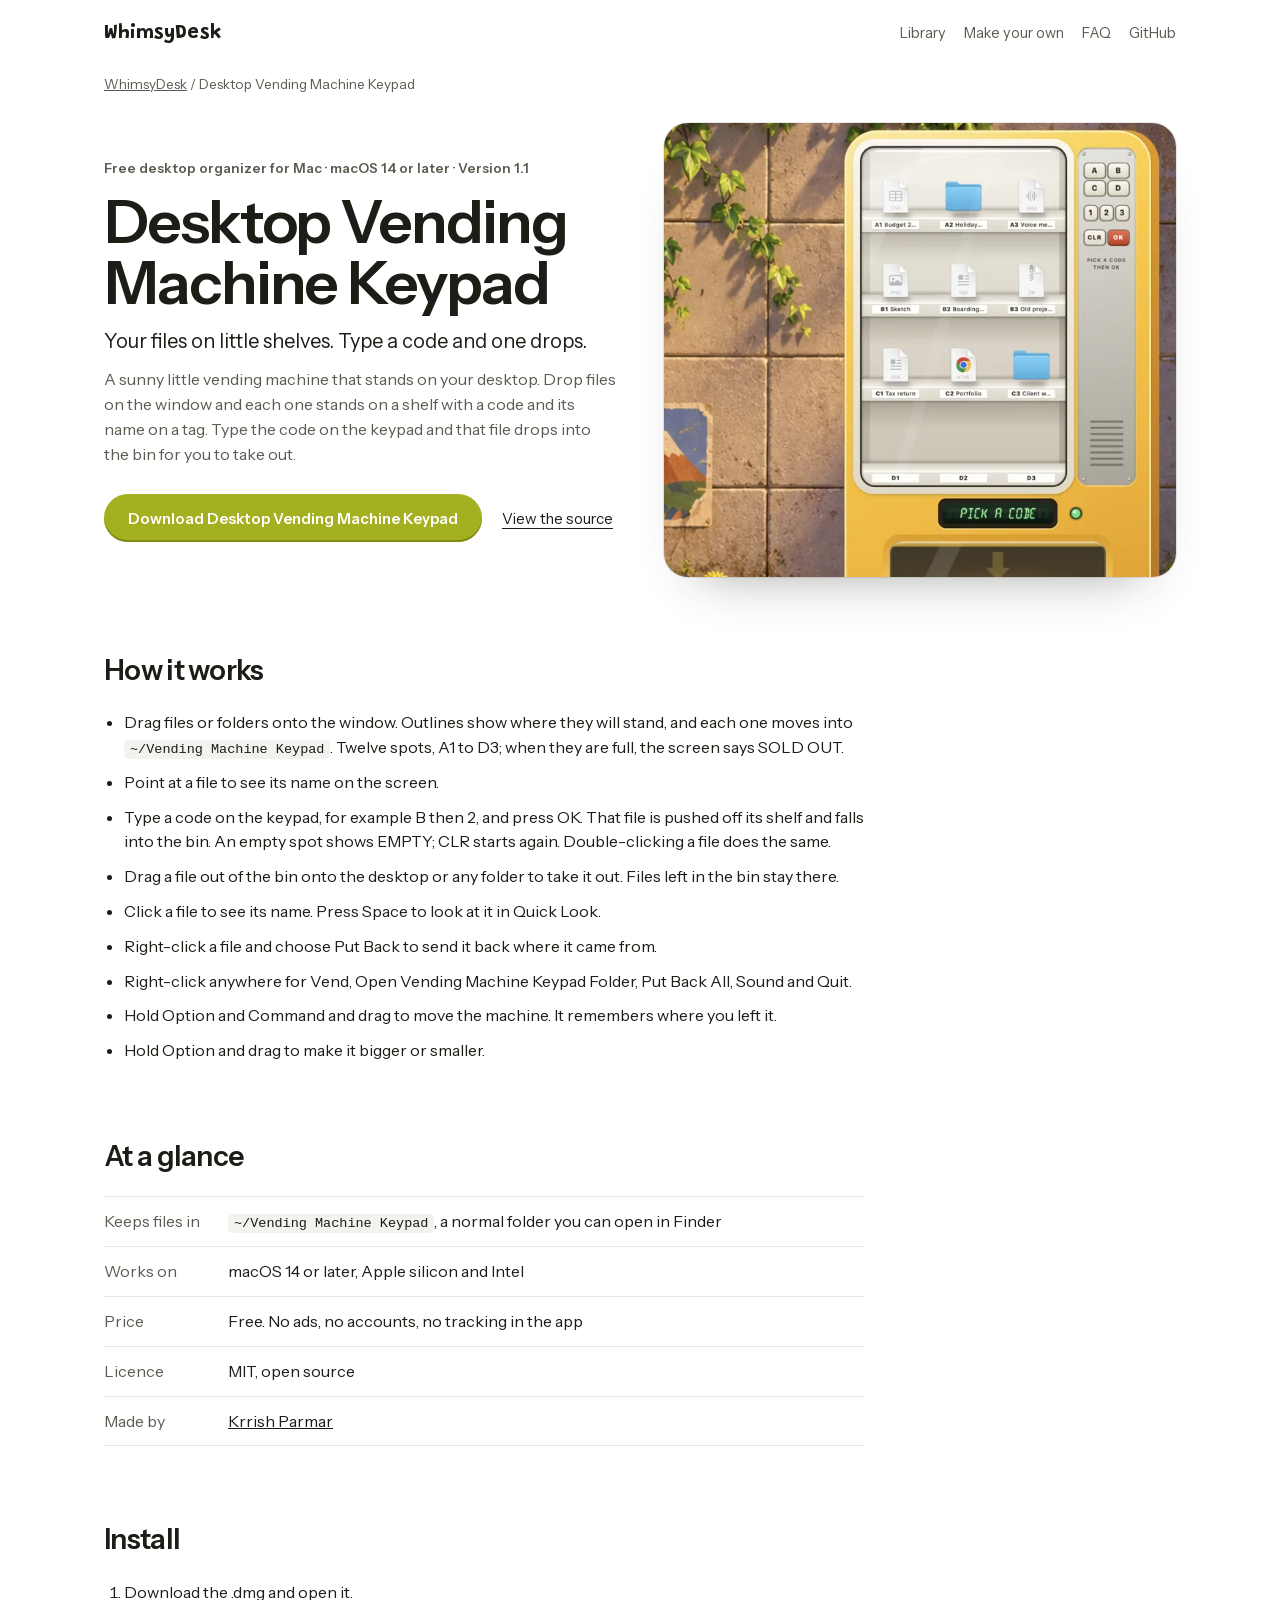
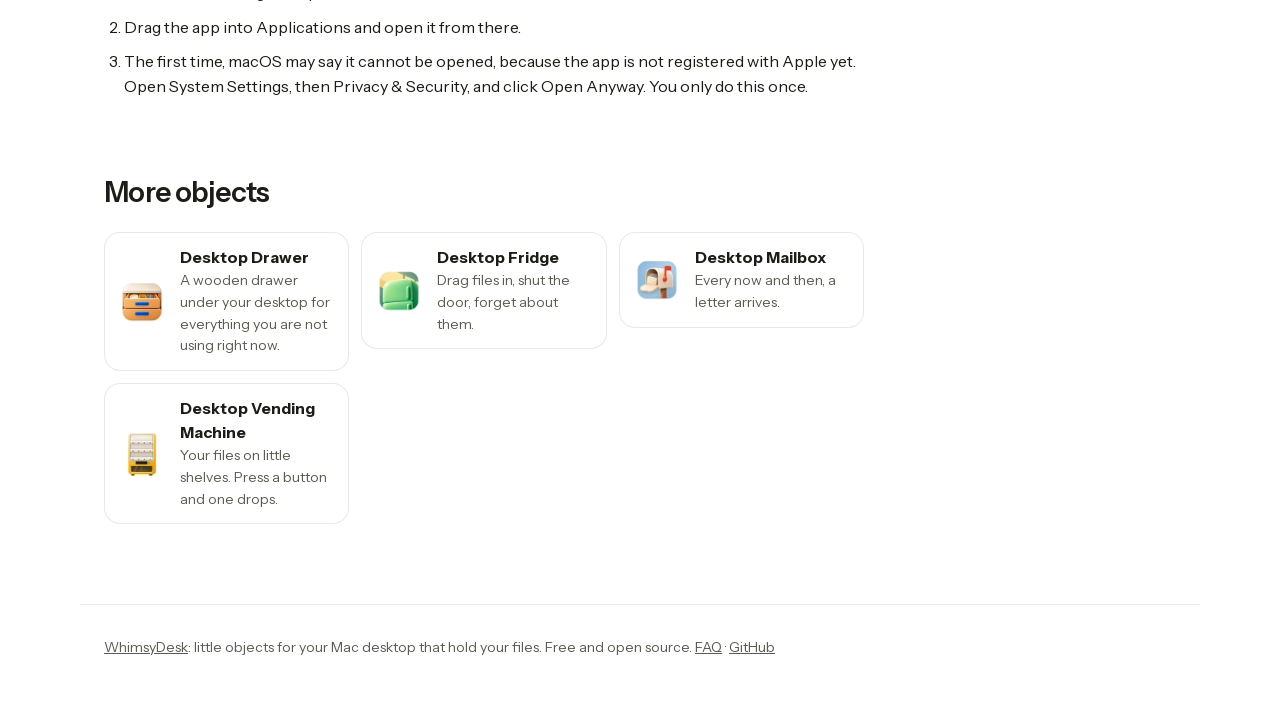
<file: website/desktop-vending-machine-keypad/index.html>
<!doctype html>
<html lang="en">
<head>
  <meta charset="utf-8">
  <!-- Google tag (gtag.js) -->
  <script async src="https://www.googletagmanager.com/gtag/js?id=G-2DG23JLKP3"></script>
  <script>
    window.dataLayer = window.dataLayer || [];
    function gtag(){dataLayer.push(arguments);}
    gtag('js', new Date());
    gtag('config', 'G-2DG23JLKP3');
  </script>
  <!-- Microsoft Clarity -->
  <script type="text/javascript">
    (function(c,l,a,r,i,t,y){
        c[a]=c[a]||function(){(c[a].q=c[a].q||[]).push(arguments)};
        t=l.createElement(r);t.async=1;t.src="https://www.clarity.ms/tag/"+i;
        y=l.getElementsByTagName(r)[0];y.parentNode.insertBefore(t,y);
    })(window, document, "clarity", "script", "z6915i3wmu");
  </script>
  <meta name="viewport" content="width=device-width, initial-scale=1">
  <title>Desktop Vending Machine Keypad: type a code to get a file | WhimsyDesk</title>
  <meta name="description" content="A vending machine desktop organizer for Mac with a keypad: type a code like B2 and your file drops into the tray. Free and open source.">
  <link rel="canonical" href="https://whimsydesk.art/desktop-vending-machine-keypad/">
  <meta property="og:type" content="website">
  <meta property="og:site_name" content="WhimsyDesk">
  <meta property="og:title" content="Desktop Vending Machine Keypad for Mac">
  <meta property="og:description" content="Your files on little shelves. Type a code and one drops. Free and open source.">
  <meta property="og:url" content="https://whimsydesk.art/desktop-vending-machine-keypad/">
  <meta property="og:image" content="https://whimsydesk.art/media/shots/vending-keypad.webp">
  <meta name="twitter:card" content="summary_large_image">
  <meta name="theme-color" content="#ffffff">
  <link rel="icon" href="../media/favicon-32.png?v=2" sizes="32x32" type="image/png">
  <link rel="icon" href="../media/favicon-192.png?v=2" sizes="192x192" type="image/png">
  <link rel="apple-touch-icon" href="../media/apple-touch-icon.png?v=2">
  <link rel="preload" href="../fonts/instrument-sans.woff2" as="font" type="font/woff2" crossorigin>
  <link rel="stylesheet" href="../object-page.css">
  <script type="application/ld+json">{"@context": "https://schema.org", "@type": "SoftwareApplication", "name": "Desktop Vending Machine Keypad", "description": "A sunny little vending machine that stands on your desktop. Drop files on the window and each one stands on a shelf with a code and its name on a tag. Type the code on the keypad and that file drops into the bin for you to take out.", "applicationCategory": "UtilitiesApplication", "operatingSystem": "macOS 14 or later", "softwareVersion": "1.1", "url": "https://whimsydesk.art/desktop-vending-machine-keypad/", "image": "https://whimsydesk.art/media/shots/vending-keypad.webp", "license": "https://opensource.org/licenses/MIT", "isAccessibleForFree": true, "offers": {"@type": "Offer", "price": "0", "priceCurrency": "USD"}, "author": {"@type": "Person", "name": "Krrish Parmar", "url": "https://krisby.in"}, "publisher": {"@type": "Organization", "name": "WhimsyDesk", "url": "https://whimsydesk.art/"}, "codeRepository": "https://github.com/Electrofist/whimsydesk/tree/main/objects/vending-keypad", "downloadUrl": "https://github.com/Electrofist/whimsydesk/releases/download/downloads/Desktop-Vending-Machine-Keypad.dmg"}</script>
  <script type="application/ld+json">{"@context": "https://schema.org", "@type": "BreadcrumbList", "itemListElement": [{"@type": "ListItem", "position": 1, "name": "WhimsyDesk", "item": "https://whimsydesk.art/"}, {"@type": "ListItem", "position": 2, "name": "Desktop Vending Machine Keypad", "item": "https://whimsydesk.art/desktop-vending-machine-keypad/"}]}</script>
</head>
<body>
  <header class="top">
    <a class="top__mark" href="../">WhimsyDesk</a>
    <nav aria-label="Main"><a href="../#objects">Library</a><a href="../make-your-own/">Make your own</a><a href="../faq/">FAQ</a><a href="https://github.com/Electrofist/whimsydesk">GitHub</a></nav>
  </header>
  <main>
    <nav class="crumbs" aria-label="Breadcrumb"><a href="../">WhimsyDesk</a> <span aria-hidden="true">/</span> Desktop Vending Machine Keypad</nav>
    <article class="obj">
      <div class="obj__text">
        <p class="obj__kind">Free desktop organizer for Mac &middot; macOS 14 or later &middot; Version 1.1</p>
        <h1>Desktop Vending Machine Keypad</h1>
        <p class="obj__tag">Your files on little shelves. Type a code and one drops.</p>
        <p class="obj__desc">A sunny little vending machine that stands on your desktop. Drop files on the window and each one stands on a shelf with a code and its name on a tag. Type the code on the keypad and that file drops into the bin for you to take out.</p>
        <div class="obj__actions"><a class="btn btn--olive" href="https://github.com/Electrofist/whimsydesk/releases/download/downloads/Desktop-Vending-Machine-Keypad.dmg">Download Desktop Vending Machine Keypad</a><a class="quiet" href="https://github.com/Electrofist/whimsydesk/tree/main/objects/vending-keypad">View the source</a></div>
      </div>
      <figure class="obj__shot"><img src="../media/shots/vending-keypad.webp" alt="Desktop Vending Machine Keypad on a Mac desktop" loading="eager"></figure>
    </article>

    <section class="block" aria-labelledby="use">
      <h2 id="use">How it works</h2>
      <ul class="feats">
        <li>Drag files or folders onto the window. Outlines show where they will stand, and each one moves into <code>~/Vending Machine Keypad</code>. Twelve spots, A1 to D3; when they are full, the screen says SOLD OUT.</li>
        <li>Point at a file to see its name on the screen.</li>
        <li>Type a code on the keypad, for example B then 2, and press OK. That file is pushed off its shelf and falls into the bin. An empty spot shows EMPTY; CLR starts again. Double-clicking a file does the same.</li>
        <li>Drag a file out of the bin onto the desktop or any folder to take it out. Files left in the bin stay there.</li>
        <li>Click a file to see its name. Press Space to look at it in Quick Look.</li>
        <li>Right-click a file and choose Put Back to send it back where it came from.</li>
        <li>Right-click anywhere for Vend, Open Vending Machine Keypad Folder, Put Back All, Sound and Quit.</li>
        <li>Hold Option and Command and drag to move the machine. It remembers where you left it.</li>
        <li>Hold Option and drag to make it bigger or smaller.</li>
      </ul>
    </section>

    <section class="block" aria-labelledby="facts">
      <h2 id="facts">At a glance</h2>
      <dl class="facts">
        <dt>Keeps files in</dt><dd><code>~/Vending Machine Keypad</code>, a normal folder you can open in Finder</dd>
        <dt>Works on</dt><dd>macOS 14 or later, Apple silicon and Intel</dd>
        <dt>Price</dt><dd>Free. No ads, no accounts, no tracking in the app</dd>
        <dt>Licence</dt><dd>MIT, open source</dd>
        <dt>Made by</dt><dd><a href="https://krisby.in">Krrish Parmar</a></dd>
      </dl>
    </section>

    <section class="block" aria-labelledby="install">
      <h2 id="install">Install</h2>
      <ol class="steps">
        <li>Download the .dmg and open it.</li>
        <li>Drag the app into Applications and open it from there.</li>
        <li>The first time, macOS may say it cannot be opened, because the app is not registered with Apple yet. Open System Settings, then Privacy &amp; Security, and click Open Anyway. You only do this once.</li>
      </ol>
    </section>

    <section class="block" aria-labelledby="more">
      <h2 id="more">More objects</h2>
      <ul class="more">
        <li><a href="../desktop-drawer/"><img src="../media/icons/drawer.png" alt="" width="48" height="48" loading="lazy"><span><b>Desktop Drawer</b>A wooden drawer under your desktop for everything you are not using right now.</span></a></li>
        <li><a href="../desktop-fridge/"><img src="../media/icons/fridge.png" alt="" width="48" height="48" loading="lazy"><span><b>Desktop Fridge</b>Drag files in, shut the door, forget about them.</span></a></li>
        <li><a href="../desktop-mailbox/"><img src="../media/icons/mailbox.png" alt="" width="48" height="48" loading="lazy"><span><b>Desktop Mailbox</b>Every now and then, a letter arrives.</span></a></li>
        <li><a href="../desktop-vending-machine/"><img src="../media/icons/vending.png" alt="" width="48" height="48" loading="lazy"><span><b>Desktop Vending Machine</b>Your files on little shelves. Press a button and one drops.</span></a></li>
      </ul>
    </section>
  </main>
  <footer class="foot"><a href="../">WhimsyDesk</a>: little objects for your Mac desktop that hold your files. Free and open source. <a href="../faq/">FAQ</a> &middot; <a href="https://github.com/Electrofist/whimsydesk">GitHub</a></footer>
</body>
</html>
</file>
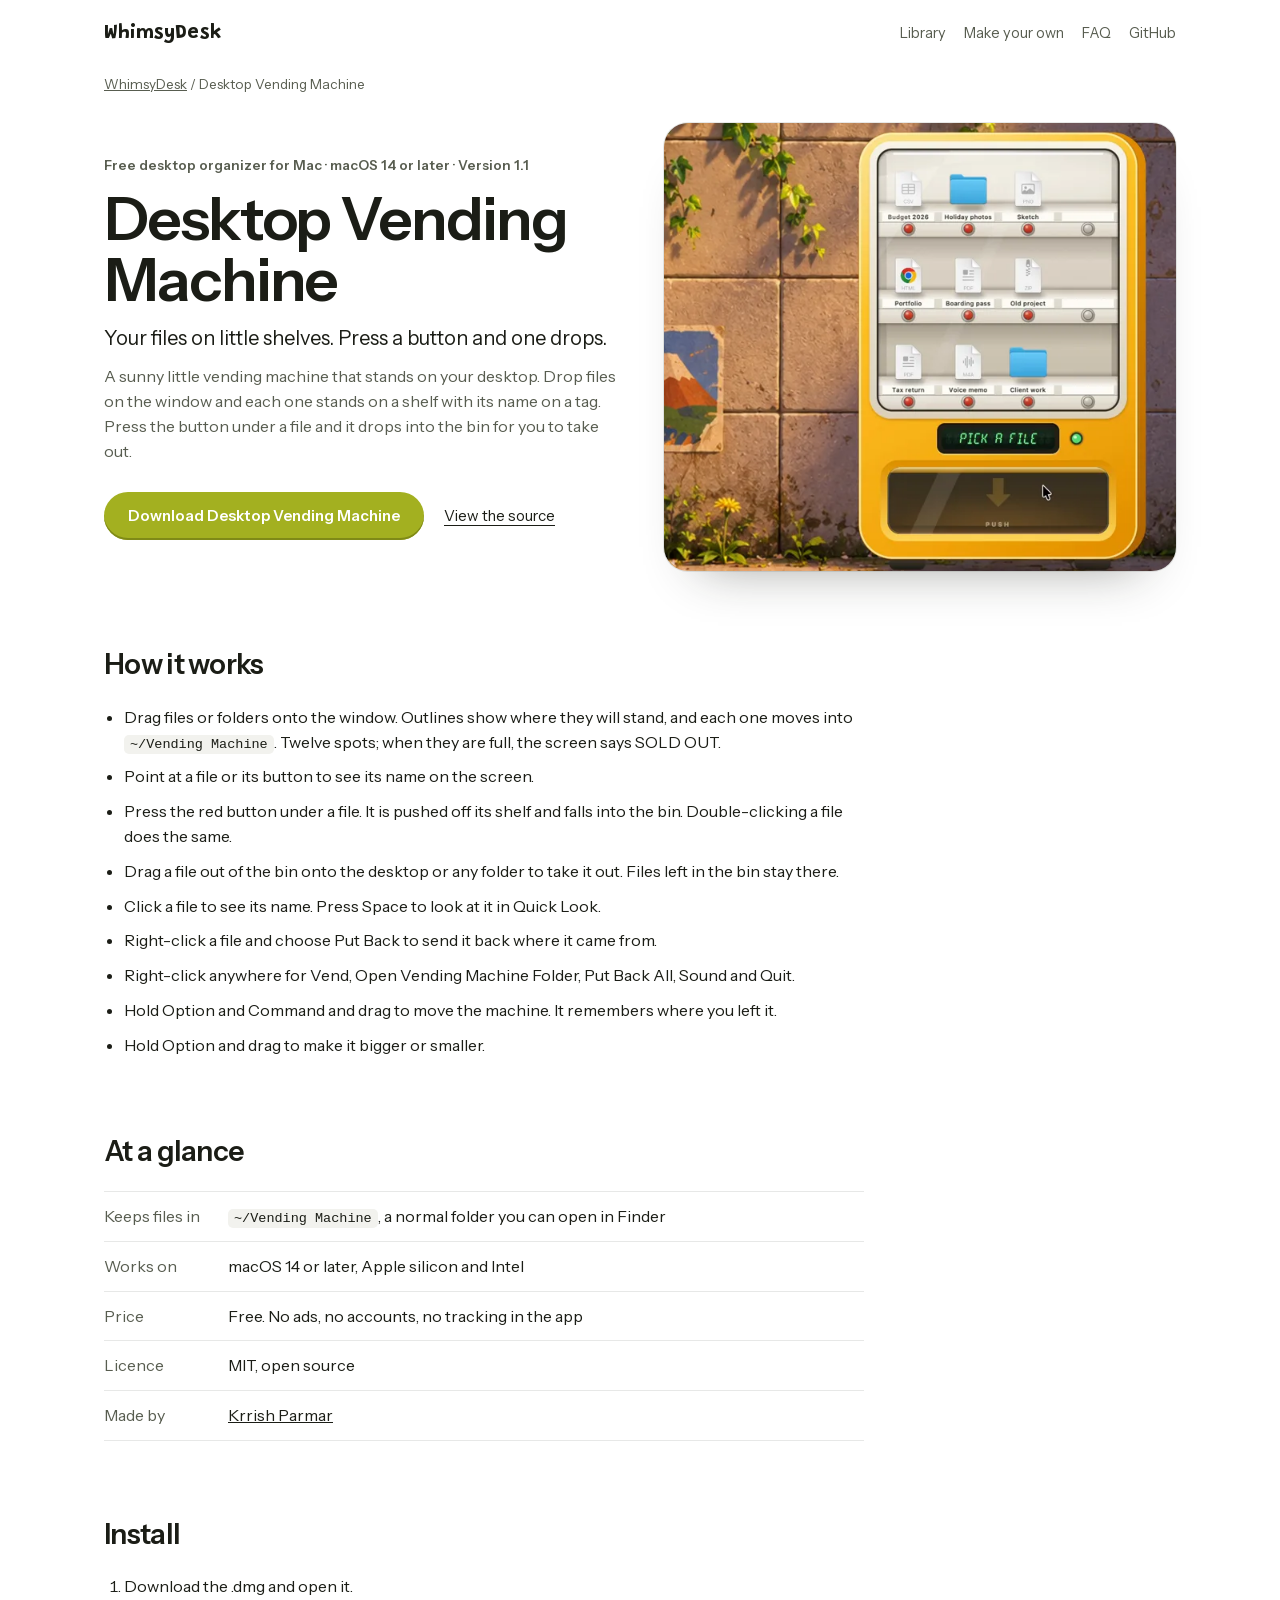
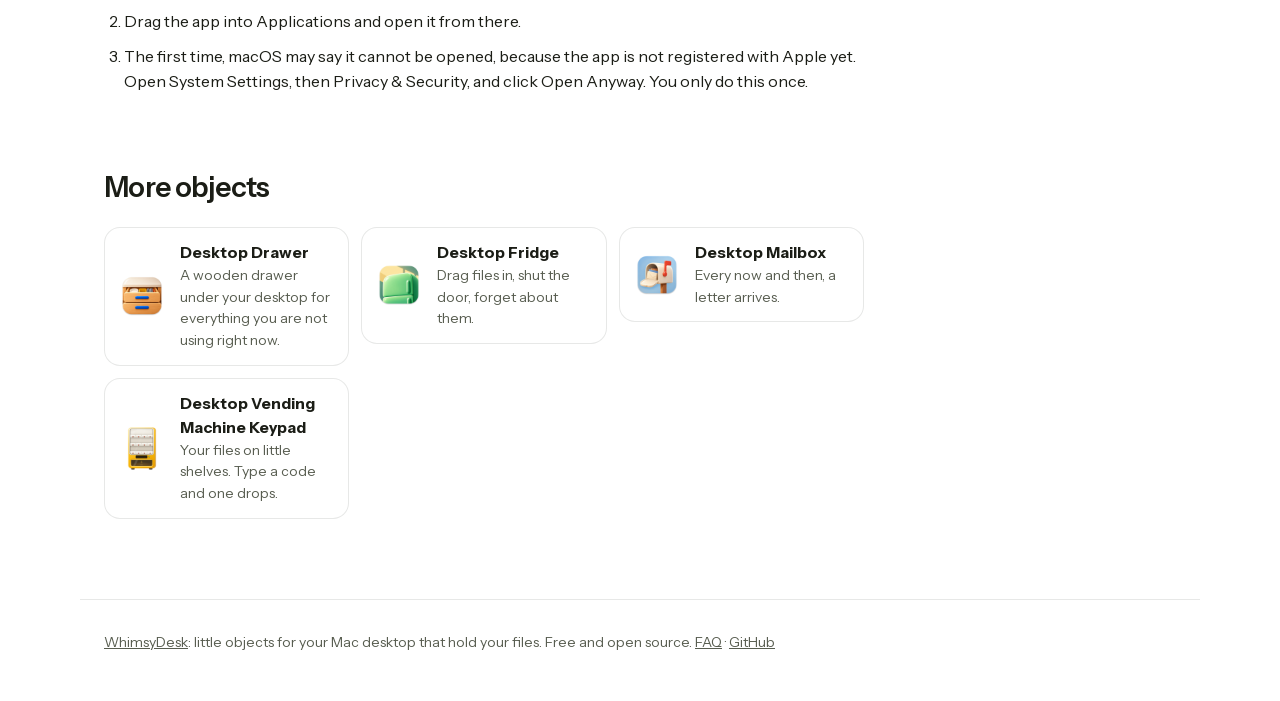
<file: website/desktop-vending-machine/index.html>
<!doctype html>
<html lang="en">
<head>
  <meta charset="utf-8">
  <!-- Google tag (gtag.js) -->
  <script async src="https://www.googletagmanager.com/gtag/js?id=G-2DG23JLKP3"></script>
  <script>
    window.dataLayer = window.dataLayer || [];
    function gtag(){dataLayer.push(arguments);}
    gtag('js', new Date());
    gtag('config', 'G-2DG23JLKP3');
  </script>
  <!-- Microsoft Clarity -->
  <script type="text/javascript">
    (function(c,l,a,r,i,t,y){
        c[a]=c[a]||function(){(c[a].q=c[a].q||[]).push(arguments)};
        t=l.createElement(r);t.async=1;t.src="https://www.clarity.ms/tag/"+i;
        y=l.getElementsByTagName(r)[0];y.parentNode.insertBefore(t,y);
    })(window, document, "clarity", "script", "z6915i3wmu");
  </script>
  <meta name="viewport" content="width=device-width, initial-scale=1">
  <title>Desktop Vending Machine: files on shelves for your Mac | WhimsyDesk</title>
  <meta name="description" content="Organize your Mac desktop with a vending machine: files sit on little shelves, press a button and one drops. Free and open source, for macOS 14+.">
  <link rel="canonical" href="https://whimsydesk.art/desktop-vending-machine/">
  <meta property="og:type" content="website">
  <meta property="og:site_name" content="WhimsyDesk">
  <meta property="og:title" content="Desktop Vending Machine for Mac">
  <meta property="og:description" content="Your files on little shelves. Press a button and one drops. Free and open source.">
  <meta property="og:url" content="https://whimsydesk.art/desktop-vending-machine/">
  <meta property="og:image" content="https://whimsydesk.art/media/shots/vending.webp">
  <meta name="twitter:card" content="summary_large_image">
  <meta name="theme-color" content="#ffffff">
  <link rel="icon" href="../media/favicon-32.png?v=2" sizes="32x32" type="image/png">
  <link rel="icon" href="../media/favicon-192.png?v=2" sizes="192x192" type="image/png">
  <link rel="apple-touch-icon" href="../media/apple-touch-icon.png?v=2">
  <link rel="preload" href="../fonts/instrument-sans.woff2" as="font" type="font/woff2" crossorigin>
  <link rel="stylesheet" href="../object-page.css">
  <script type="application/ld+json">{"@context": "https://schema.org", "@type": "SoftwareApplication", "name": "Desktop Vending Machine", "description": "A sunny little vending machine that stands on your desktop. Drop files on the window and each one stands on a shelf with its name on a tag. Press the button under a file and it drops into the bin for you to take out.", "applicationCategory": "UtilitiesApplication", "operatingSystem": "macOS 14 or later", "softwareVersion": "1.1", "url": "https://whimsydesk.art/desktop-vending-machine/", "image": "https://whimsydesk.art/media/shots/vending.webp", "license": "https://opensource.org/licenses/MIT", "isAccessibleForFree": true, "offers": {"@type": "Offer", "price": "0", "priceCurrency": "USD"}, "author": {"@type": "Person", "name": "Krrish Parmar", "url": "https://krisby.in"}, "publisher": {"@type": "Organization", "name": "WhimsyDesk", "url": "https://whimsydesk.art/"}, "codeRepository": "https://github.com/Electrofist/whimsydesk/tree/main/objects/vending", "downloadUrl": "https://github.com/Electrofist/whimsydesk/releases/download/downloads/Desktop-Vending-Machine.dmg"}</script>
  <script type="application/ld+json">{"@context": "https://schema.org", "@type": "BreadcrumbList", "itemListElement": [{"@type": "ListItem", "position": 1, "name": "WhimsyDesk", "item": "https://whimsydesk.art/"}, {"@type": "ListItem", "position": 2, "name": "Desktop Vending Machine", "item": "https://whimsydesk.art/desktop-vending-machine/"}]}</script>
</head>
<body>
  <header class="top">
    <a class="top__mark" href="../">WhimsyDesk</a>
    <nav aria-label="Main"><a href="../#objects">Library</a><a href="../make-your-own/">Make your own</a><a href="../faq/">FAQ</a><a href="https://github.com/Electrofist/whimsydesk">GitHub</a></nav>
  </header>
  <main>
    <nav class="crumbs" aria-label="Breadcrumb"><a href="../">WhimsyDesk</a> <span aria-hidden="true">/</span> Desktop Vending Machine</nav>
    <article class="obj">
      <div class="obj__text">
        <p class="obj__kind">Free desktop organizer for Mac &middot; macOS 14 or later &middot; Version 1.1</p>
        <h1>Desktop Vending Machine</h1>
        <p class="obj__tag">Your files on little shelves. Press a button and one drops.</p>
        <p class="obj__desc">A sunny little vending machine that stands on your desktop. Drop files on the window and each one stands on a shelf with its name on a tag. Press the button under a file and it drops into the bin for you to take out.</p>
        <div class="obj__actions"><a class="btn btn--olive" href="https://github.com/Electrofist/whimsydesk/releases/download/downloads/Desktop-Vending-Machine.dmg">Download Desktop Vending Machine</a><a class="quiet" href="https://github.com/Electrofist/whimsydesk/tree/main/objects/vending">View the source</a></div>
      </div>
      <figure class="obj__shot"><img src="../media/shots/vending.webp" alt="Desktop Vending Machine on a Mac desktop" loading="eager"></figure>
    </article>

    <section class="block" aria-labelledby="use">
      <h2 id="use">How it works</h2>
      <ul class="feats">
        <li>Drag files or folders onto the window. Outlines show where they will stand, and each one moves into <code>~/Vending Machine</code>. Twelve spots; when they are full, the screen says SOLD OUT.</li>
        <li>Point at a file or its button to see its name on the screen.</li>
        <li>Press the red button under a file. It is pushed off its shelf and falls into the bin. Double-clicking a file does the same.</li>
        <li>Drag a file out of the bin onto the desktop or any folder to take it out. Files left in the bin stay there.</li>
        <li>Click a file to see its name. Press Space to look at it in Quick Look.</li>
        <li>Right-click a file and choose Put Back to send it back where it came from.</li>
        <li>Right-click anywhere for Vend, Open Vending Machine Folder, Put Back All, Sound and Quit.</li>
        <li>Hold Option and Command and drag to move the machine. It remembers where you left it.</li>
        <li>Hold Option and drag to make it bigger or smaller.</li>
      </ul>
    </section>

    <section class="block" aria-labelledby="facts">
      <h2 id="facts">At a glance</h2>
      <dl class="facts">
        <dt>Keeps files in</dt><dd><code>~/Vending Machine</code>, a normal folder you can open in Finder</dd>
        <dt>Works on</dt><dd>macOS 14 or later, Apple silicon and Intel</dd>
        <dt>Price</dt><dd>Free. No ads, no accounts, no tracking in the app</dd>
        <dt>Licence</dt><dd>MIT, open source</dd>
        <dt>Made by</dt><dd><a href="https://krisby.in">Krrish Parmar</a></dd>
      </dl>
    </section>

    <section class="block" aria-labelledby="install">
      <h2 id="install">Install</h2>
      <ol class="steps">
        <li>Download the .dmg and open it.</li>
        <li>Drag the app into Applications and open it from there.</li>
        <li>The first time, macOS may say it cannot be opened, because the app is not registered with Apple yet. Open System Settings, then Privacy &amp; Security, and click Open Anyway. You only do this once.</li>
      </ol>
    </section>

    <section class="block" aria-labelledby="more">
      <h2 id="more">More objects</h2>
      <ul class="more">
        <li><a href="../desktop-drawer/"><img src="../media/icons/drawer.png" alt="" width="48" height="48" loading="lazy"><span><b>Desktop Drawer</b>A wooden drawer under your desktop for everything you are not using right now.</span></a></li>
        <li><a href="../desktop-fridge/"><img src="../media/icons/fridge.png" alt="" width="48" height="48" loading="lazy"><span><b>Desktop Fridge</b>Drag files in, shut the door, forget about them.</span></a></li>
        <li><a href="../desktop-mailbox/"><img src="../media/icons/mailbox.png" alt="" width="48" height="48" loading="lazy"><span><b>Desktop Mailbox</b>Every now and then, a letter arrives.</span></a></li>
        <li><a href="../desktop-vending-machine-keypad/"><img src="../media/icons/vending-keypad.png" alt="" width="48" height="48" loading="lazy"><span><b>Desktop Vending Machine Keypad</b>Your files on little shelves. Type a code and one drops.</span></a></li>
      </ul>
    </section>
  </main>
  <footer class="foot"><a href="../">WhimsyDesk</a>: little objects for your Mac desktop that hold your files. Free and open source. <a href="../faq/">FAQ</a> &middot; <a href="https://github.com/Electrofist/whimsydesk">GitHub</a></footer>
</body>
</html>
</file>
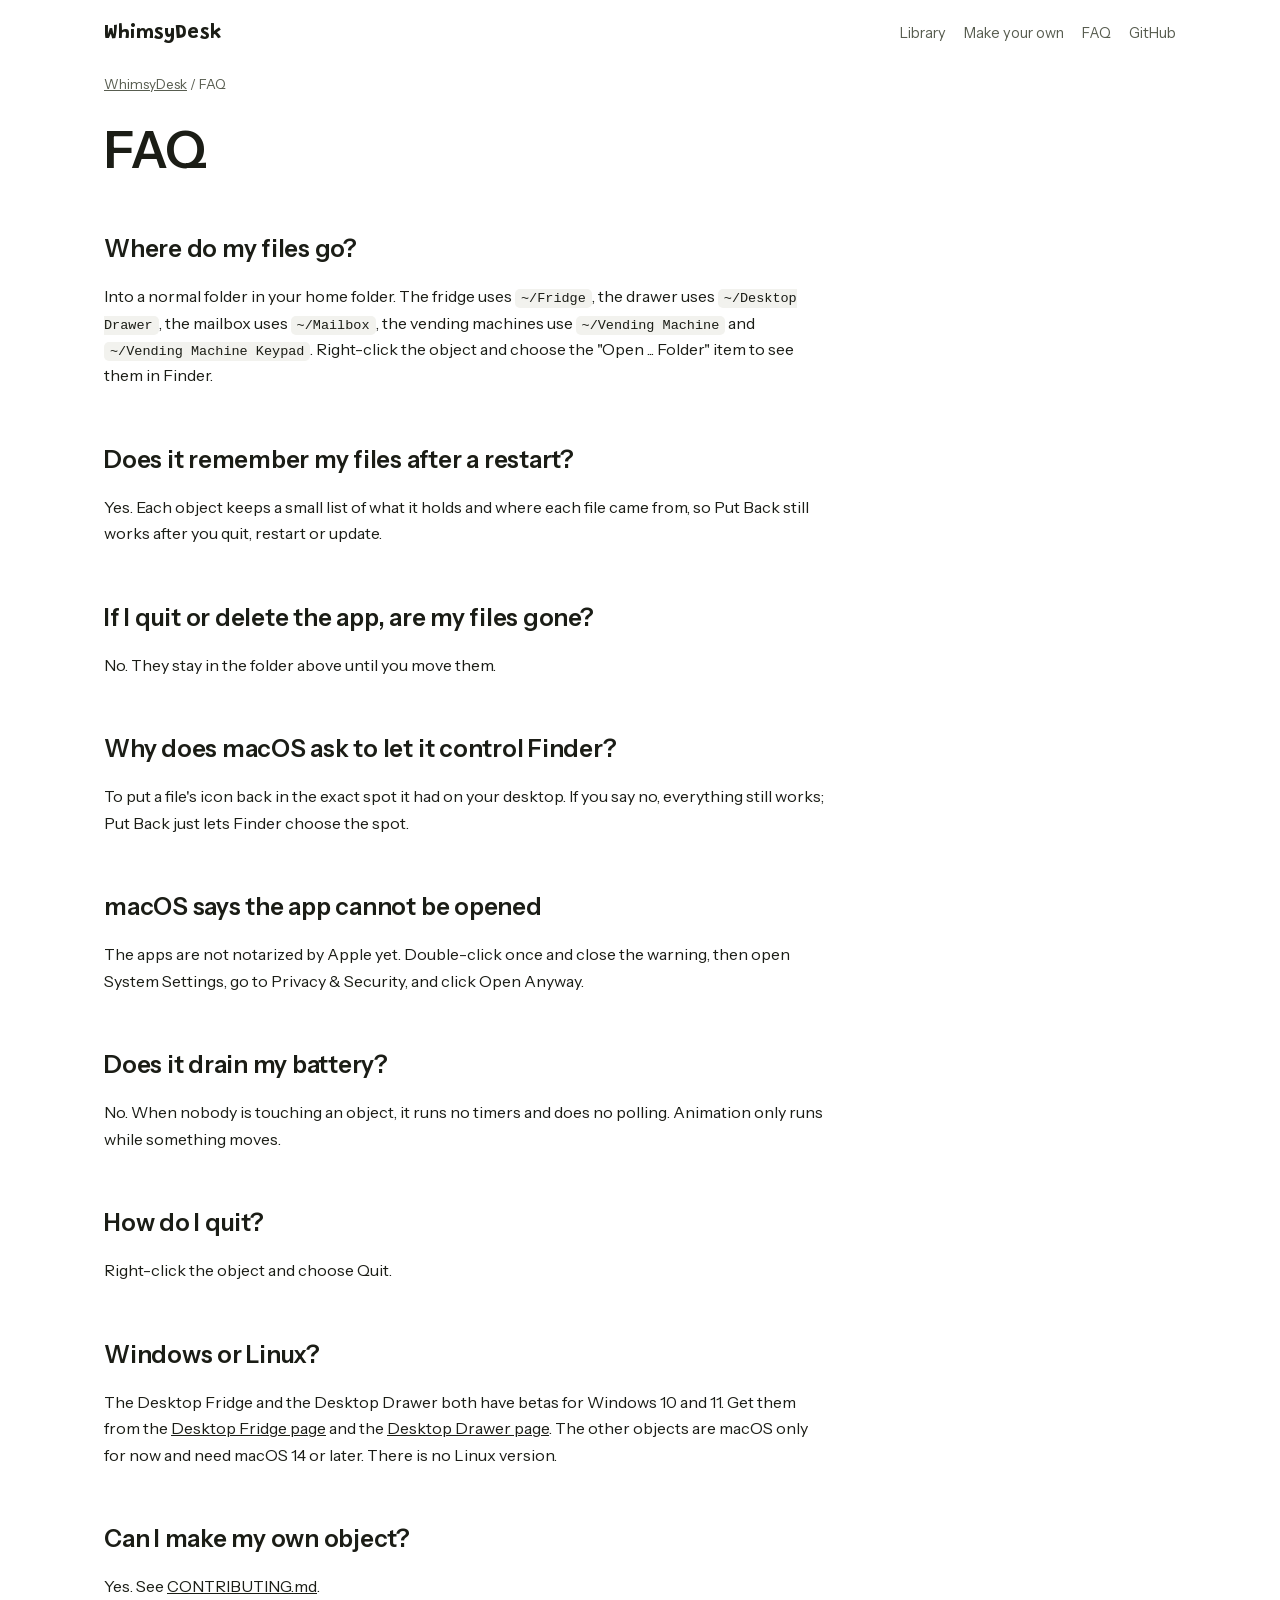
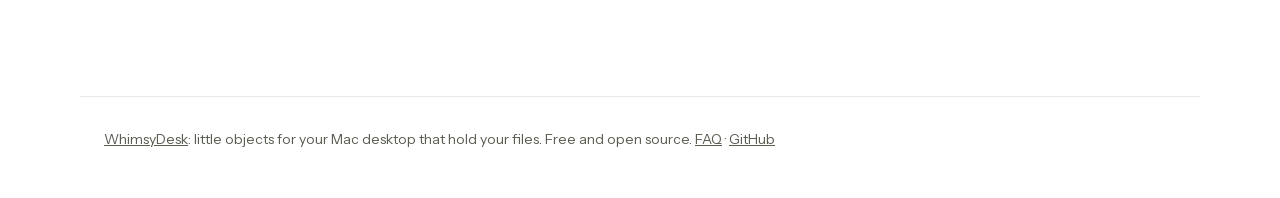
<file: website/faq/index.html>
<!doctype html>
<html lang="en">
<head>
  <meta charset="utf-8">
  <!-- Google tag (gtag.js) -->
  <script async src="https://www.googletagmanager.com/gtag/js?id=G-2DG23JLKP3"></script>
  <script>
    window.dataLayer = window.dataLayer || [];
    function gtag(){dataLayer.push(arguments);}
    gtag('js', new Date());
    gtag('config', 'G-2DG23JLKP3');
  </script>
  <!-- Microsoft Clarity -->
  <script type="text/javascript">
    (function(c,l,a,r,i,t,y){
        c[a]=c[a]||function(){(c[a].q=c[a].q||[]).push(arguments)};
        t=l.createElement(r);t.async=1;t.src="https://www.clarity.ms/tag/"+i;
        y=l.getElementsByTagName(r)[0];y.parentNode.insertBefore(t,y);
    })(window, document, "clarity", "script", "z6915i3wmu");
  </script>
  <meta name="viewport" content="width=device-width, initial-scale=1">
  <title>WhimsyDesk FAQ: where your files go, Put Back, battery and more</title>
  <meta name="description" content="Answers about WhimsyDesk desktop objects for Mac: where your files are kept, Put Back, battery use, opening an unsigned app, and Windows.">
  <link rel="canonical" href="https://whimsydesk.art/faq/">
  <meta property="og:type" content="article">
  <meta property="og:site_name" content="WhimsyDesk">
  <meta property="og:title" content="WhimsyDesk FAQ: where your files go, Put Back, battery and more">
  <meta property="og:description" content="Answers about WhimsyDesk desktop objects for Mac: where your files are kept, Put Back, battery use, opening an unsigned app, and Windows.">
  <meta property="og:url" content="https://whimsydesk.art/faq/">
  <meta property="og:image" content="https://whimsydesk.art/media/og.png">
  <meta name="twitter:card" content="summary_large_image">
  <meta name="theme-color" content="#ffffff">
  <link rel="icon" href="../media/favicon-32.png?v=2" sizes="32x32" type="image/png">
  <link rel="icon" href="../media/favicon-192.png?v=2" sizes="192x192" type="image/png">
  <link rel="apple-touch-icon" href="../media/apple-touch-icon.png?v=2">
  <link rel="preload" href="../fonts/instrument-sans.woff2" as="font" type="font/woff2" crossorigin>
  <link rel="stylesheet" href="../object-page.css">
  <script type="application/ld+json">{"@context": "https://schema.org", "@type": "BreadcrumbList", "itemListElement": [{"@type": "ListItem", "position": 1, "name": "WhimsyDesk", "item": "https://whimsydesk.art/"}, {"@type": "ListItem", "position": 2, "name": "FAQ", "item": "https://whimsydesk.art/faq/"}]}</script>
  <script type="application/ld+json">{"@context": "https://schema.org", "@type": "FAQPage", "mainEntity": [{"@type": "Question", "name": "Where do my files go?", "acceptedAnswer": {"@type": "Answer", "text": "Into a normal folder in your home folder. The fridge uses ~/Fridge, the drawer uses ~/Desktop Drawer, the mailbox uses ~/Mailbox, the vending machines use ~/Vending Machine and ~/Vending Machine Keypad. Right-click the object and choose the \"Open ... Folder\" item to see them in Finder."}}, {"@type": "Question", "name": "Does it remember my files after a restart?", "acceptedAnswer": {"@type": "Answer", "text": "Yes. Each object keeps a small list of what it holds and where each file came from, so Put Back still works after you quit, restart or update."}}, {"@type": "Question", "name": "If I quit or delete the app, are my files gone?", "acceptedAnswer": {"@type": "Answer", "text": "No. They stay in the folder above until you move them."}}, {"@type": "Question", "name": "Why does macOS ask to let it control Finder?", "acceptedAnswer": {"@type": "Answer", "text": "To put a file's icon back in the exact spot it had on your desktop. If you say no, everything still works; Put Back just lets Finder choose the spot."}}, {"@type": "Question", "name": "macOS says the app cannot be opened", "acceptedAnswer": {"@type": "Answer", "text": "The apps are not notarized by Apple yet. Double-click once and close the warning, then open System Settings, go to Privacy & Security, and click Open Anyway."}}, {"@type": "Question", "name": "Does it drain my battery?", "acceptedAnswer": {"@type": "Answer", "text": "No. When nobody is touching an object, it runs no timers and does no polling. Animation only runs while something moves."}}, {"@type": "Question", "name": "How do I quit?", "acceptedAnswer": {"@type": "Answer", "text": "Right-click the object and choose Quit."}}, {"@type": "Question", "name": "Windows or Linux?", "acceptedAnswer": {"@type": "Answer", "text": "The Desktop Fridge and the Desktop Drawer both have betas for Windows 10 and 11. Get them from the Desktop Fridge page and the Desktop Drawer page. The other objects are macOS only for now and need macOS 14 or later. There is no Linux version."}}, {"@type": "Question", "name": "Can I make my own object?", "acceptedAnswer": {"@type": "Answer", "text": "Yes. See CONTRIBUTING.md."}}]}</script>
</head>
<body>
  <header class="top">
    <a class="top__mark" href="../">WhimsyDesk</a>
    <nav aria-label="Main"><a href="../#objects">Library</a><a href="../make-your-own/">Make your own</a><a href="../faq/">FAQ</a><a href="https://github.com/Electrofist/whimsydesk">GitHub</a></nav>
  </header>
  <main>
    <nav class="crumbs" aria-label="Breadcrumb"><a href="../">WhimsyDesk</a> <span aria-hidden="true">/</span> FAQ</nav>
    <article class="doc">
      <h1>FAQ</h1>
<h2 id="where-do-my-files-go">Where do my files go?</h2>
<p>Into a normal folder in your home folder. The fridge uses <code>~/Fridge</code>, the drawer uses <code>~/Desktop Drawer</code>, the mailbox uses <code>~/Mailbox</code>, the vending machines use <code>~/Vending Machine</code> and <code>~/Vending Machine Keypad</code>. Right-click the object and choose the "Open ... Folder" item to see them in Finder.</p>
<h2 id="does-it-remember-my-files-after-a-restart">Does it remember my files after a restart?</h2>
<p>Yes. Each object keeps a small list of what it holds and where each file came from, so Put Back still works after you quit, restart or update.</p>
<h2 id="if-i-quit-or-delete-the-app-are-my-files-gone">If I quit or delete the app, are my files gone?</h2>
<p>No. They stay in the folder above until you move them.</p>
<h2 id="why-does-macos-ask-to-let-it-control-finder">Why does macOS ask to let it control Finder?</h2>
<p>To put a file's icon back in the exact spot it had on your desktop. If you say no, everything still works; Put Back just lets Finder choose the spot.</p>
<h2 id="macos-says-the-app-cannot-be-opened">macOS says the app cannot be opened</h2>
<p>The apps are not notarized by Apple yet. Double-click once and close the warning, then open System Settings, go to Privacy &amp; Security, and click Open Anyway.</p>
<h2 id="does-it-drain-my-battery">Does it drain my battery?</h2>
<p>No. When nobody is touching an object, it runs no timers and does no polling. Animation only runs while something moves.</p>
<h2 id="how-do-i-quit">How do I quit?</h2>
<p>Right-click the object and choose Quit.</p>
<h2 id="windows-or-linux">Windows or Linux?</h2>
<p>The Desktop Fridge and the Desktop Drawer both have betas for Windows 10 and 11. Get them from the <a href="https://whimsydesk.art/desktop-fridge/">Desktop Fridge page</a> and the <a href="https://whimsydesk.art/desktop-drawer/">Desktop Drawer page</a>. The other objects are macOS only for now and need macOS 14 or later. There is no Linux version.</p>
<h2 id="can-i-make-my-own-object">Can I make my own object?</h2>
<p>Yes. See <a href="https://github.com/Electrofist/whimsydesk/blob/main/CONTRIBUTING.md">CONTRIBUTING.md</a>.</p>
    </article>
  </main>
  <footer class="foot"><a href="../">WhimsyDesk</a>: little objects for your Mac desktop that hold your files. Free and open source. <a href="../faq/">FAQ</a> &middot; <a href="https://github.com/Electrofist/whimsydesk">GitHub</a></footer>
</body>
</html>
</file>
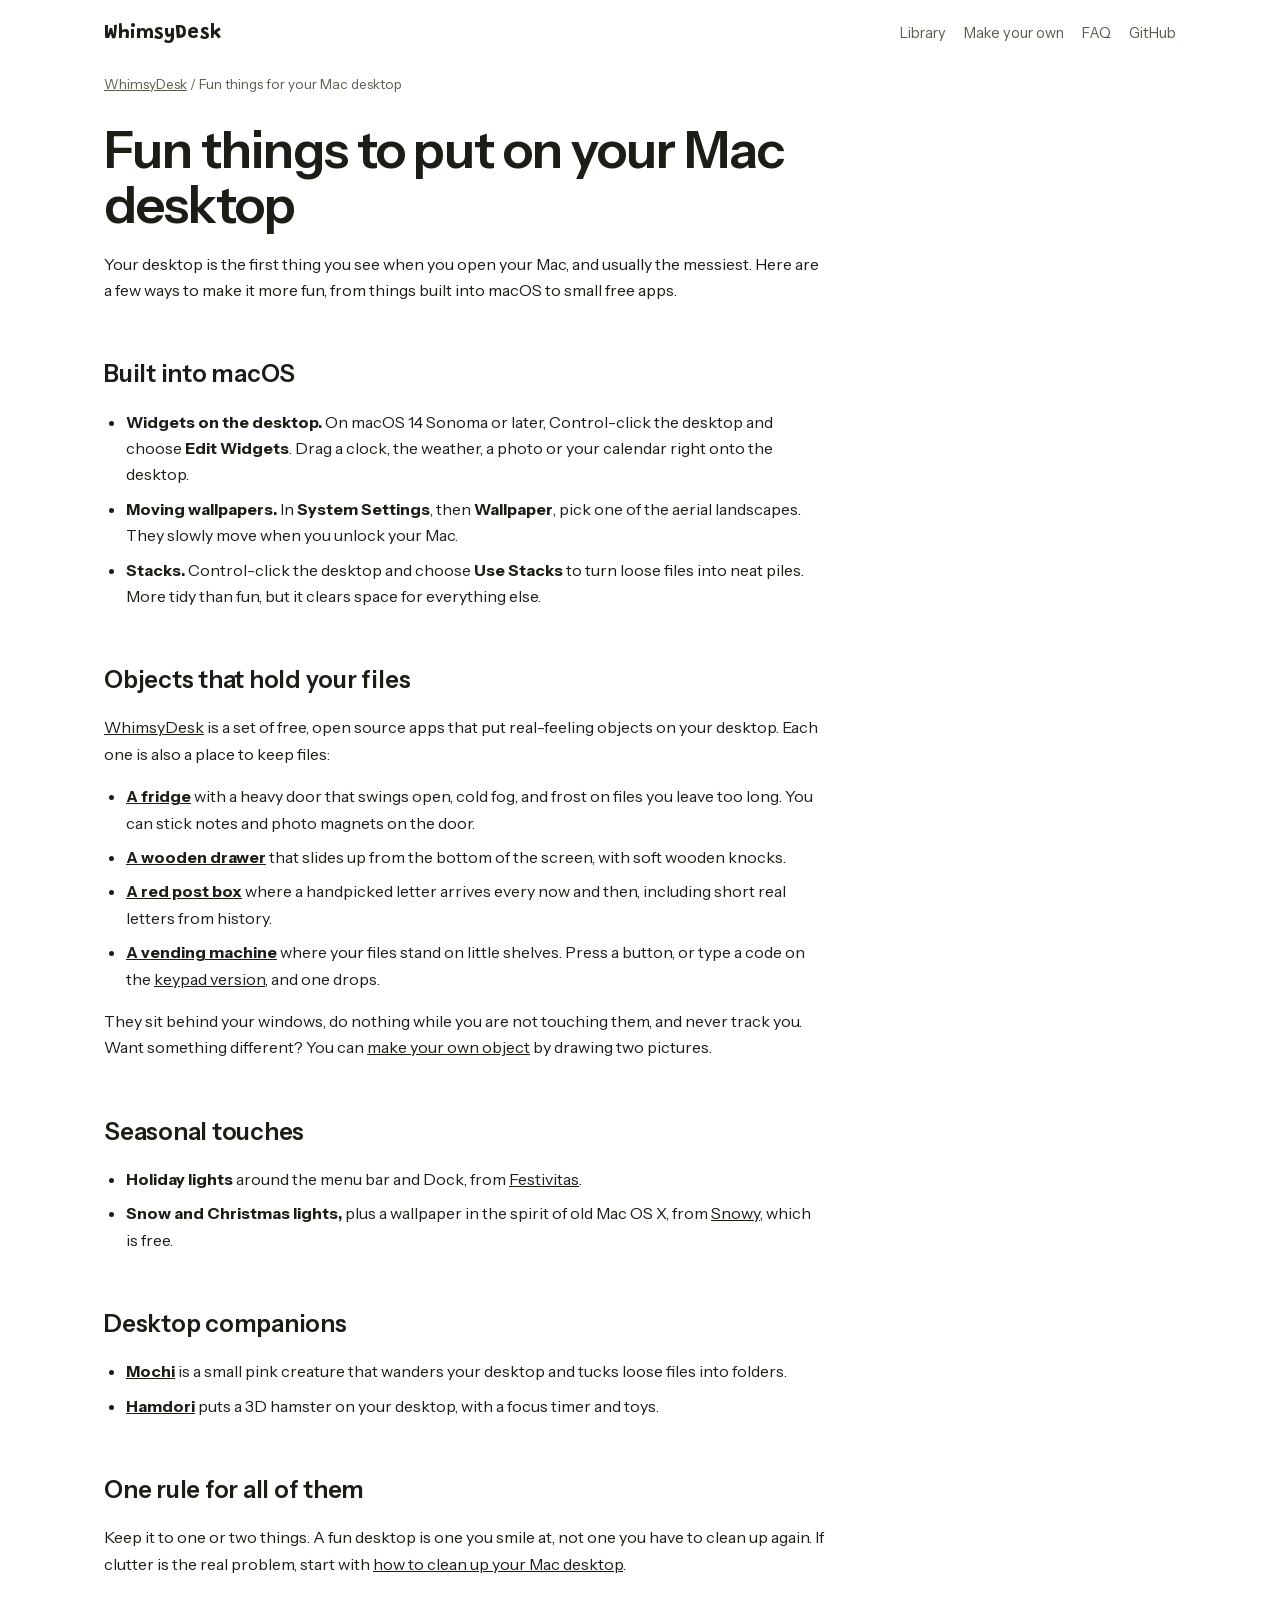
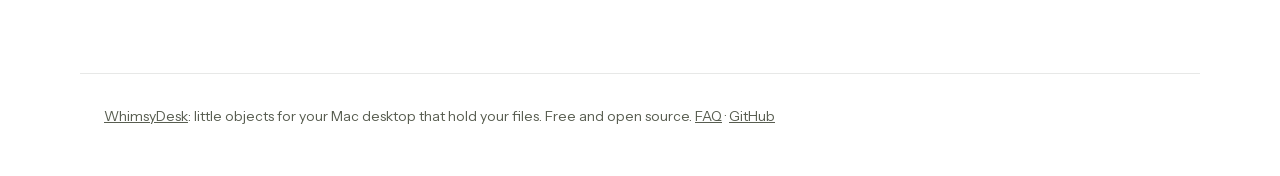
<file: website/fun-mac-desktop/index.html>
<!doctype html>
<html lang="en">
<head>
  <meta charset="utf-8">
  <!-- Google tag (gtag.js) -->
  <script async src="https://www.googletagmanager.com/gtag/js?id=G-2DG23JLKP3"></script>
  <script>
    window.dataLayer = window.dataLayer || [];
    function gtag(){dataLayer.push(arguments);}
    gtag('js', new Date());
    gtag('config', 'G-2DG23JLKP3');
  </script>
  <!-- Microsoft Clarity -->
  <script type="text/javascript">
    (function(c,l,a,r,i,t,y){
        c[a]=c[a]||function(){(c[a].q=c[a].q||[]).push(arguments)};
        t=l.createElement(r);t.async=1;t.src="https://www.clarity.ms/tag/"+i;
        y=l.getElementsByTagName(r)[0];y.parentNode.insertBefore(t,y);
    })(window, document, "clarity", "script", "z6915i3wmu");
  </script>
  <meta name="viewport" content="width=device-width, initial-scale=1">
  <title>Fun things to put on your Mac desktop | WhimsyDesk</title>
  <meta name="description" content="Make your Mac desktop more fun: widgets, moving wallpapers, a fridge and a drawer that hold your files, holiday lights and desktop companions.">
  <link rel="canonical" href="https://whimsydesk.art/fun-mac-desktop/">
  <meta property="og:type" content="article">
  <meta property="og:site_name" content="WhimsyDesk">
  <meta property="og:title" content="Fun things to put on your Mac desktop | WhimsyDesk">
  <meta property="og:description" content="Make your Mac desktop more fun: widgets, moving wallpapers, a fridge and a drawer that hold your files, holiday lights and desktop companions.">
  <meta property="og:url" content="https://whimsydesk.art/fun-mac-desktop/">
  <meta property="og:image" content="https://whimsydesk.art/media/og.png">
  <meta name="twitter:card" content="summary_large_image">
  <meta name="theme-color" content="#ffffff">
  <link rel="icon" href="../media/favicon-32.png?v=2" sizes="32x32" type="image/png">
  <link rel="icon" href="../media/favicon-192.png?v=2" sizes="192x192" type="image/png">
  <link rel="apple-touch-icon" href="../media/apple-touch-icon.png?v=2">
  <link rel="preload" href="../fonts/instrument-sans.woff2" as="font" type="font/woff2" crossorigin>
  <link rel="stylesheet" href="../object-page.css">
  <script type="application/ld+json">{"@context": "https://schema.org", "@type": "BreadcrumbList", "itemListElement": [{"@type": "ListItem", "position": 1, "name": "WhimsyDesk", "item": "https://whimsydesk.art/"}, {"@type": "ListItem", "position": 2, "name": "Fun things for your Mac desktop", "item": "https://whimsydesk.art/fun-mac-desktop/"}]}</script>
</head>
<body>
  <header class="top">
    <a class="top__mark" href="../">WhimsyDesk</a>
    <nav aria-label="Main"><a href="../#objects">Library</a><a href="../make-your-own/">Make your own</a><a href="../faq/">FAQ</a><a href="https://github.com/Electrofist/whimsydesk">GitHub</a></nav>
  </header>
  <main>
    <nav class="crumbs" aria-label="Breadcrumb"><a href="../">WhimsyDesk</a> <span aria-hidden="true">/</span> Fun things for your Mac desktop</nav>
    <article class="doc">
      <h1>Fun things to put on your Mac desktop</h1>
<p>Your desktop is the first thing you see when you open your Mac, and usually the messiest. Here are a few ways to make it more fun, from things built into macOS to small free apps.</p>
<h2 id="built-into-macos">Built into macOS</h2>
<ul><li><b>Widgets on the desktop.</b> On macOS 14 Sonoma or later, Control-click the desktop and choose <b>Edit Widgets</b>. Drag a clock, the weather, a photo or your calendar right onto the desktop.</li><li><b>Moving wallpapers.</b> In <b>System Settings</b>, then <b>Wallpaper</b>, pick one of the aerial landscapes. They slowly move when you unlock your Mac.</li><li><b>Stacks.</b> Control-click the desktop and choose <b>Use Stacks</b> to turn loose files into neat piles. More tidy than fun, but it clears space for everything else.</li></ul>
<h2 id="objects-that-hold-your-files">Objects that hold your files</h2>
<p><a href="https://whimsydesk.art">WhimsyDesk</a> is a set of free, open source apps that put real-feeling objects on your desktop. Each one is also a place to keep files:</p>
<ul><li><b><a href="https://whimsydesk.art/desktop-fridge/">A fridge</a></b> with a heavy door that swings open, cold fog, and frost on files you leave too long. You can stick notes and photo magnets on the door.</li><li><b><a href="https://whimsydesk.art/desktop-drawer/">A wooden drawer</a></b> that slides up from the bottom of the screen, with soft wooden knocks.</li><li><b><a href="https://whimsydesk.art/desktop-mailbox/">A red post box</a></b> where a handpicked letter arrives every now and then, including short real letters from history.</li><li><b><a href="https://whimsydesk.art/desktop-vending-machine/">A vending machine</a></b> where your files stand on little shelves. Press a button, or type a code on the <a href="https://whimsydesk.art/desktop-vending-machine-keypad/">keypad version</a>, and one drops.</li></ul>
<p>They sit behind your windows, do nothing while you are not touching them, and never track you. Want something different? You can <a href="https://whimsydesk.art/make-your-own/">make your own object</a> by drawing two pictures.</p>
<h2 id="seasonal-touches">Seasonal touches</h2>
<ul><li><b>Holiday lights</b> around the menu bar and Dock, from <a href="https://www.macrumors.com/2025/11/25/festivitas-holiday-app/">Festivitas</a>.</li><li><b>Snow and Christmas lights,</b> plus a wallpaper in the spirit of old Mac OS X, from <a href="https://9to5mac.com/2025/11/30/snowy-adds-christmas-lights-snow-and-an-aqua-inspired-wallpaper-to-your-mac-for-free/">Snowy</a>, which is free.</li></ul>
<h2 id="desktop-companions">Desktop companions</h2>
<ul><li><b><a href="https://www.producthunt.com/products/mochi-6">Mochi</a></b> is a small pink creature that wanders your desktop and tucks loose files into folders.</li><li><b><a href="https://www.producthunt.com/products/hamdori">Hamdori</a></b> puts a 3D hamster on your desktop, with a focus timer and toys.</li></ul>
<h2 id="one-rule-for-all-of-them">One rule for all of them</h2>
<p>Keep it to one or two things. A fun desktop is one you smile at, not one you have to clean up again. If clutter is the real problem, start with <a href="../clean-up-mac-desktop/">how to clean up your Mac desktop</a>.</p>
    </article>
  </main>
  <footer class="foot"><a href="../">WhimsyDesk</a>: little objects for your Mac desktop that hold your files. Free and open source. <a href="../faq/">FAQ</a> &middot; <a href="https://github.com/Electrofist/whimsydesk">GitHub</a></footer>
</body>
</html>
</file>
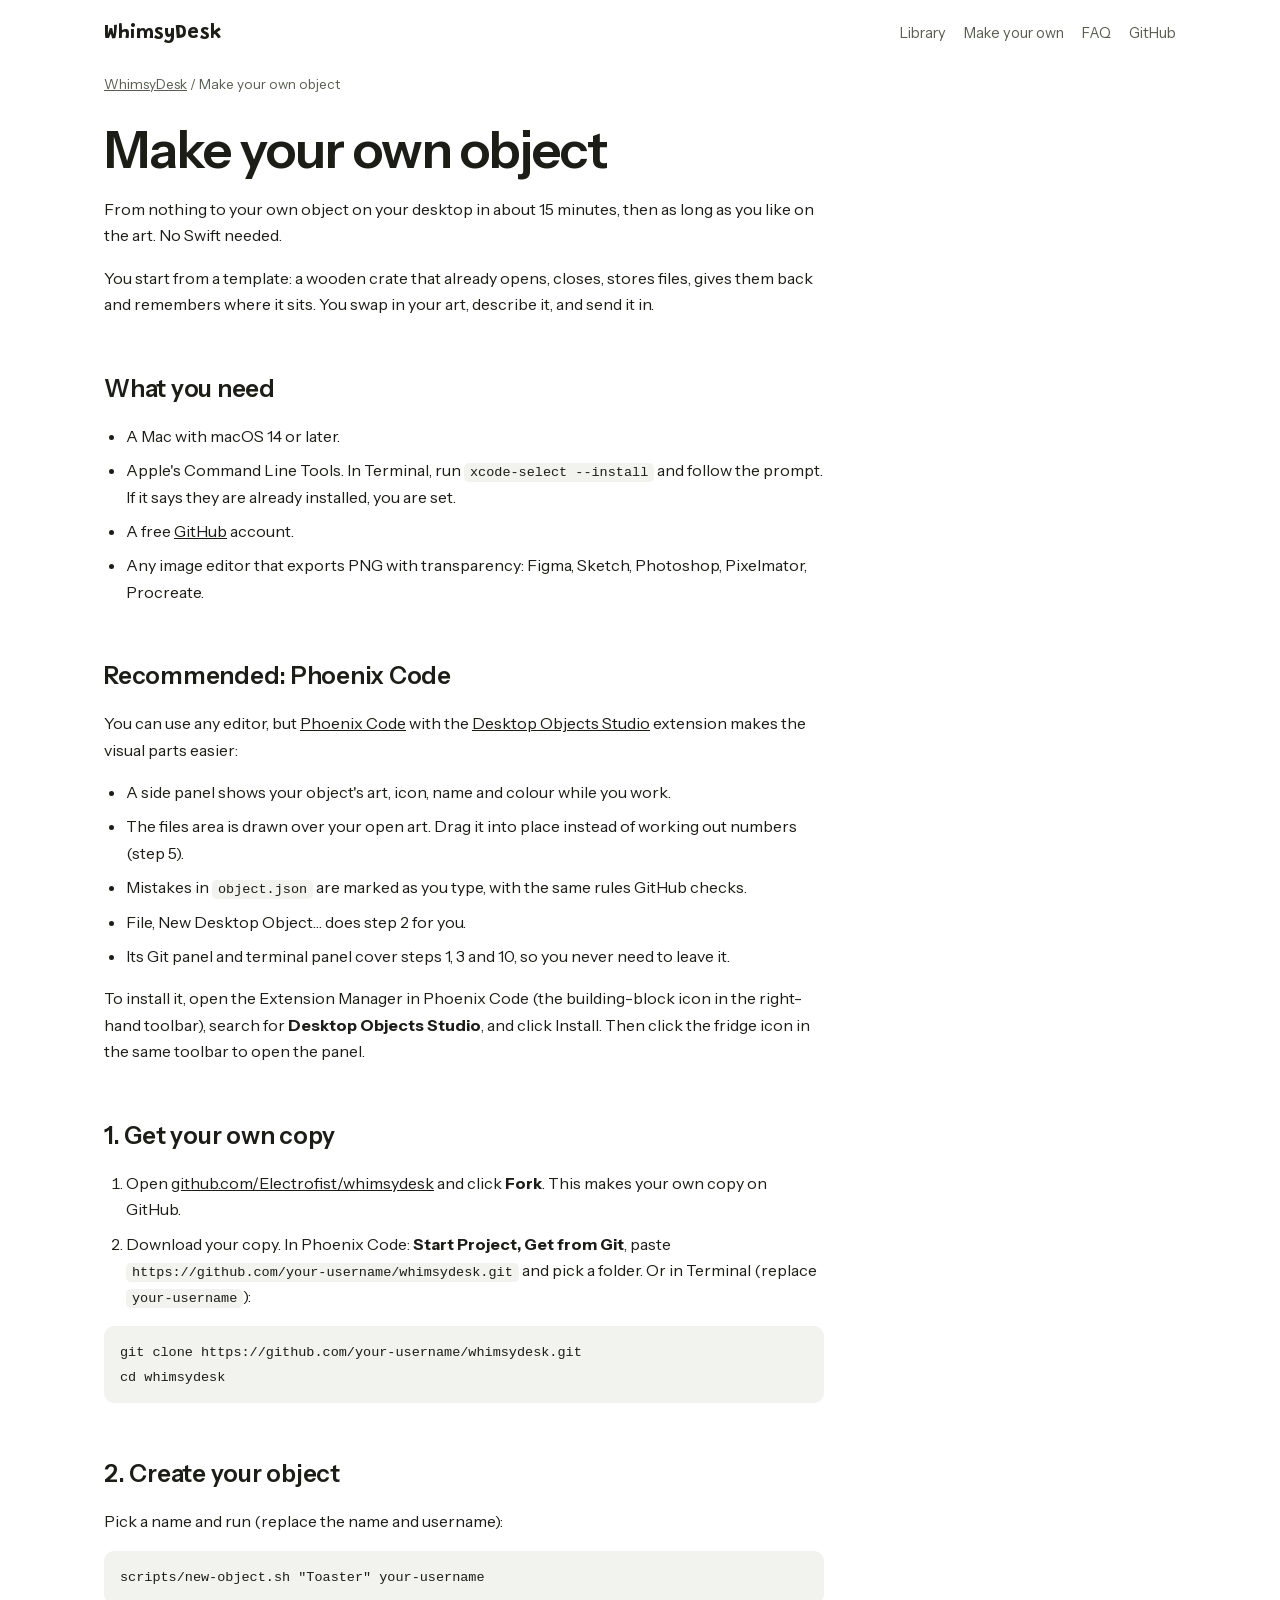
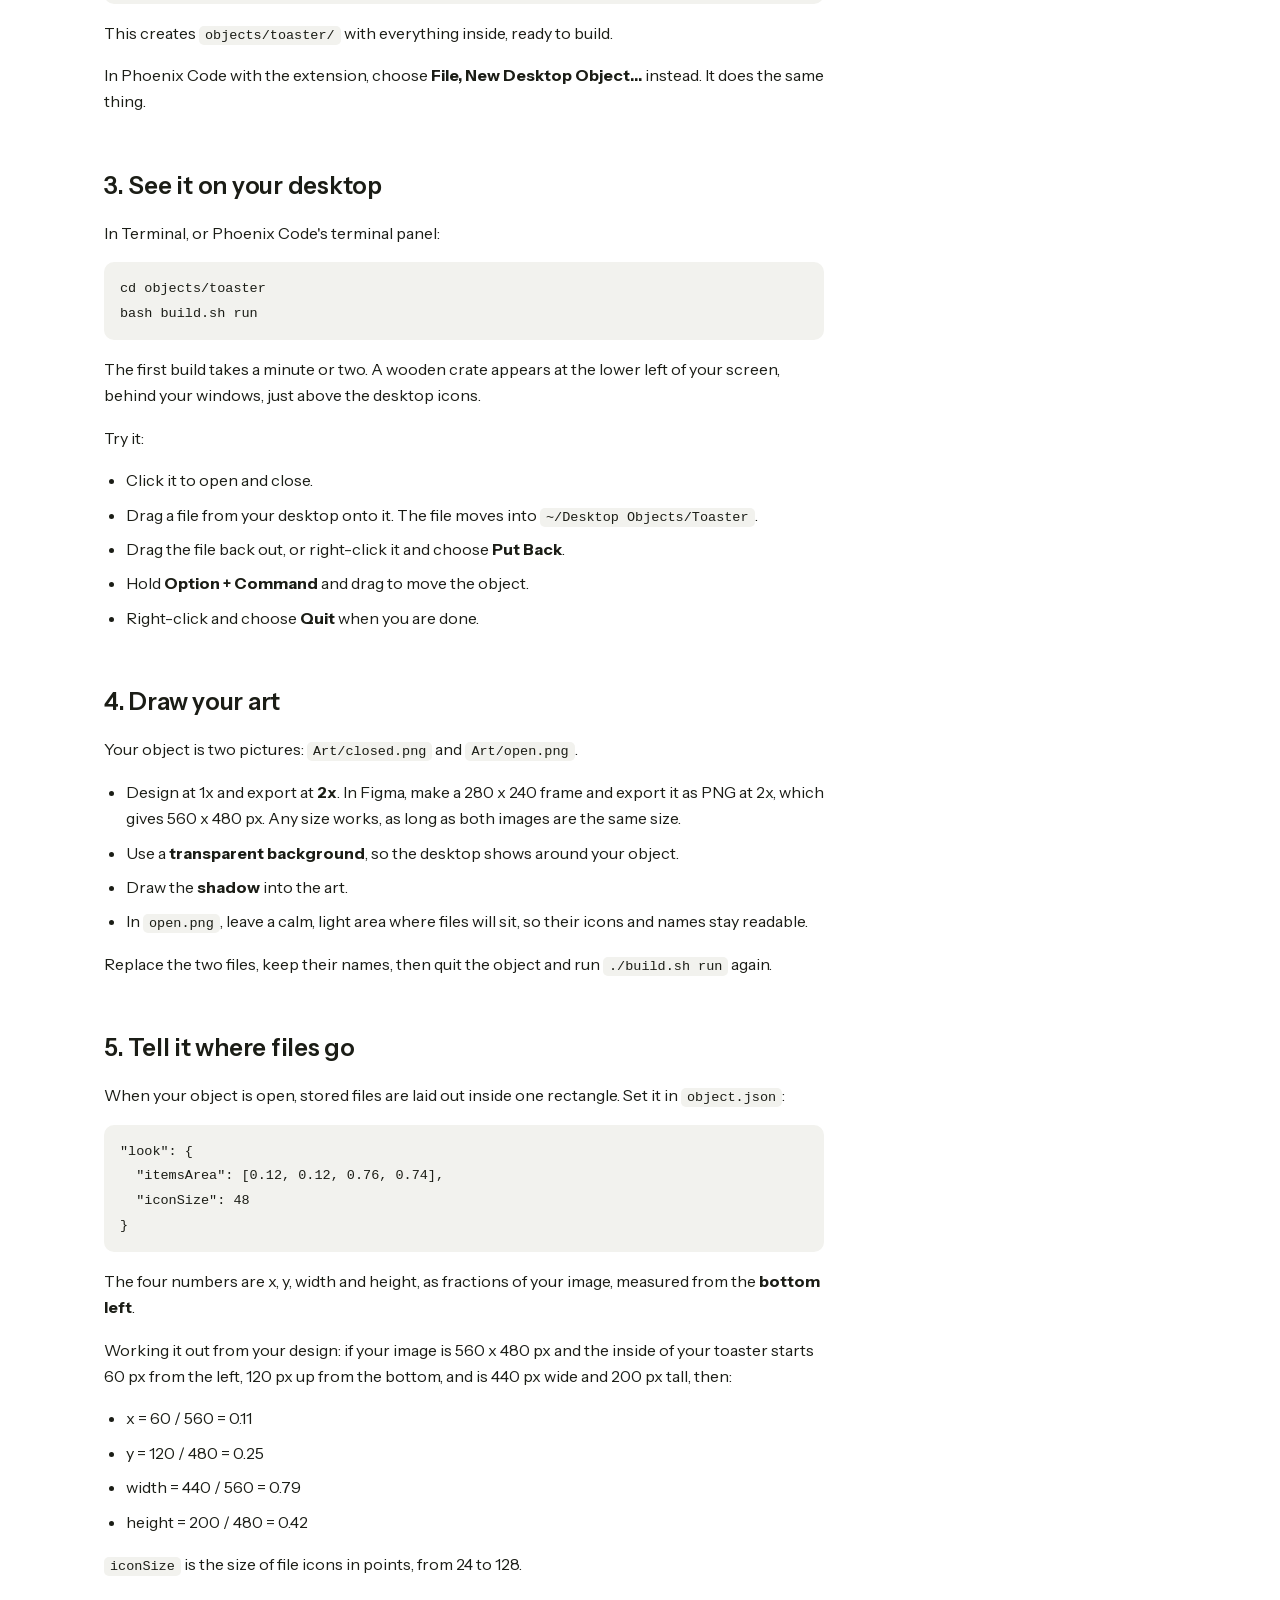
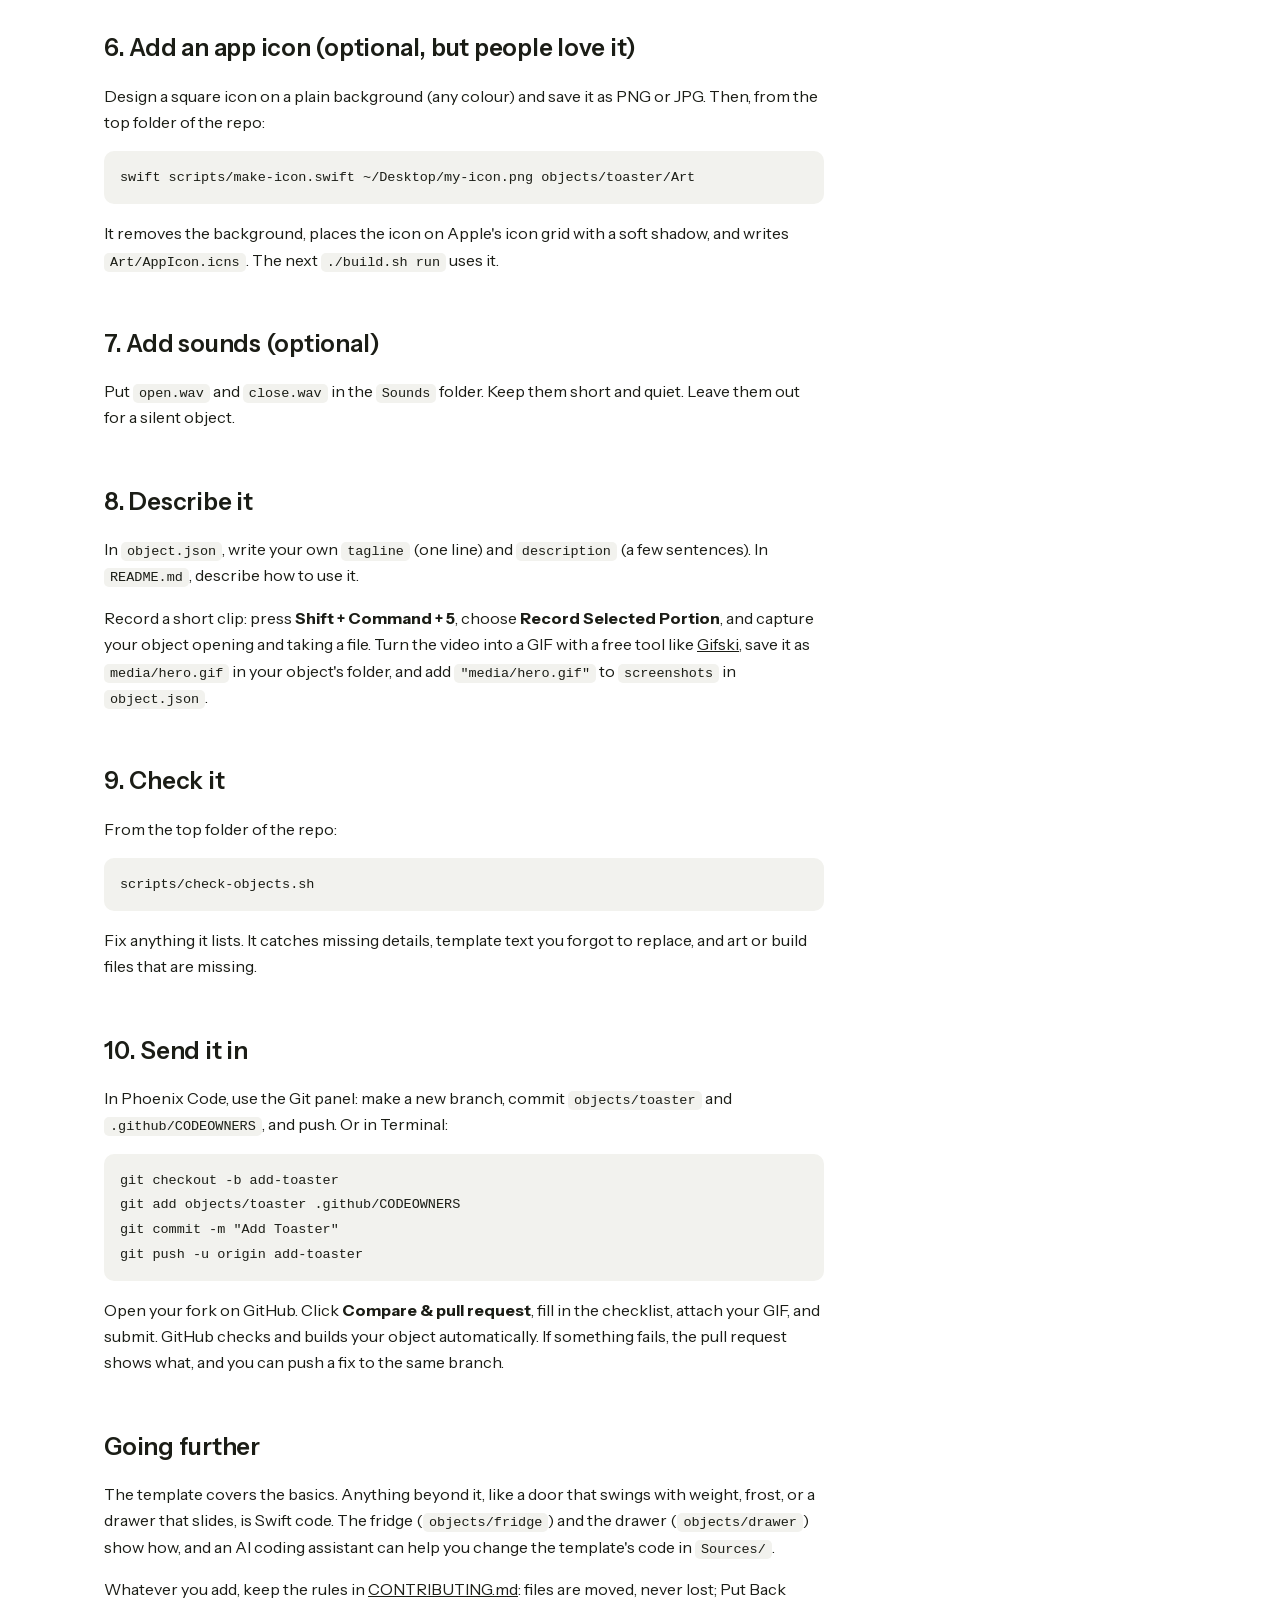
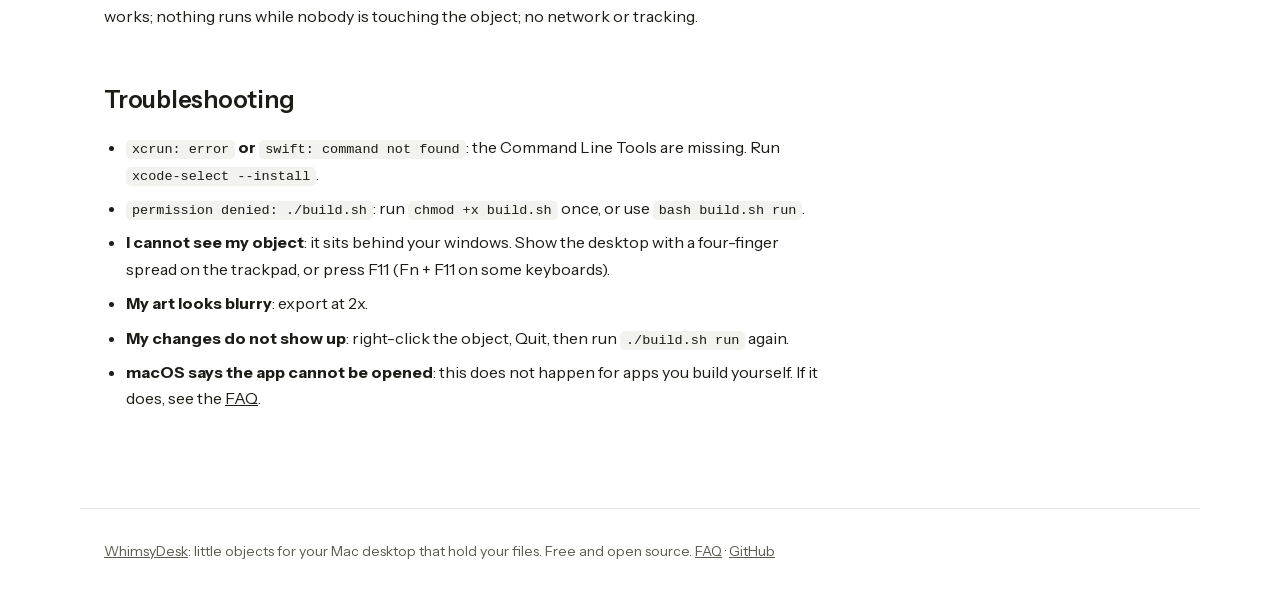
<file: website/make-your-own/index.html>
<!doctype html>
<html lang="en">
<head>
  <meta charset="utf-8">
  <!-- Google tag (gtag.js) -->
  <script async src="https://www.googletagmanager.com/gtag/js?id=G-2DG23JLKP3"></script>
  <script>
    window.dataLayer = window.dataLayer || [];
    function gtag(){dataLayer.push(arguments);}
    gtag('js', new Date());
    gtag('config', 'G-2DG23JLKP3');
  </script>
  <!-- Microsoft Clarity -->
  <script type="text/javascript">
    (function(c,l,a,r,i,t,y){
        c[a]=c[a]||function(){(c[a].q=c[a].q||[]).push(arguments)};
        t=l.createElement(r);t.async=1;t.src="https://www.clarity.ms/tag/"+i;
        y=l.getElementsByTagName(r)[0];y.parentNode.insertBefore(t,y);
    })(window, document, "clarity", "script", "z6915i3wmu");
  </script>
  <meta name="viewport" content="width=device-width, initial-scale=1">
  <title>Make your own Mac desktop object: a step-by-step guide | WhimsyDesk</title>
  <meta name="description" content="Build your own desktop object for Mac from a template in about 15 minutes. Draw two pictures, set where files go, and send it in. No Swift needed.">
  <link rel="canonical" href="https://whimsydesk.art/make-your-own/">
  <meta property="og:type" content="article">
  <meta property="og:site_name" content="WhimsyDesk">
  <meta property="og:title" content="Make your own Mac desktop object: a step-by-step guide | WhimsyDesk">
  <meta property="og:description" content="Build your own desktop object for Mac from a template in about 15 minutes. Draw two pictures, set where files go, and send it in. No Swift needed.">
  <meta property="og:url" content="https://whimsydesk.art/make-your-own/">
  <meta property="og:image" content="https://whimsydesk.art/media/og.png">
  <meta name="twitter:card" content="summary_large_image">
  <meta name="theme-color" content="#ffffff">
  <link rel="icon" href="../media/favicon-32.png?v=2" sizes="32x32" type="image/png">
  <link rel="icon" href="../media/favicon-192.png?v=2" sizes="192x192" type="image/png">
  <link rel="apple-touch-icon" href="../media/apple-touch-icon.png?v=2">
  <link rel="preload" href="../fonts/instrument-sans.woff2" as="font" type="font/woff2" crossorigin>
  <link rel="stylesheet" href="../object-page.css">
  <script type="application/ld+json">{"@context": "https://schema.org", "@type": "BreadcrumbList", "itemListElement": [{"@type": "ListItem", "position": 1, "name": "WhimsyDesk", "item": "https://whimsydesk.art/"}, {"@type": "ListItem", "position": 2, "name": "Make your own object", "item": "https://whimsydesk.art/make-your-own/"}]}</script>
</head>
<body>
  <header class="top">
    <a class="top__mark" href="../">WhimsyDesk</a>
    <nav aria-label="Main"><a href="../#objects">Library</a><a href="../make-your-own/">Make your own</a><a href="../faq/">FAQ</a><a href="https://github.com/Electrofist/whimsydesk">GitHub</a></nav>
  </header>
  <main>
    <nav class="crumbs" aria-label="Breadcrumb"><a href="../">WhimsyDesk</a> <span aria-hidden="true">/</span> Make your own object</nav>
    <article class="doc">
      <h1>Make your own object</h1>
<p>From nothing to your own object on your desktop in about 15 minutes, then as long as you like on the art. No Swift needed.</p>
<p>You start from a template: a wooden crate that already opens, closes, stores files, gives them back and remembers where it sits. You swap in your art, describe it, and send it in.</p>
<h2 id="what-you-need">What you need</h2>
<ul><li>A Mac with macOS 14 or later.</li><li>Apple's Command Line Tools. In Terminal, run <code>xcode-select --install</code> and follow the prompt. If it says they are already installed, you are set.</li><li>A free <a href="https://github.com">GitHub</a> account.</li><li>Any image editor that exports PNG with transparency: Figma, Sketch, Photoshop, Pixelmator, Procreate.</li></ul>
<h2 id="recommended-phoenix-code">Recommended: Phoenix Code</h2>
<p>You can use any editor, but <a href="https://phcode.dev">Phoenix Code</a> with the <a href="https://github.com/Electrofist/desktop-objects-phoenix">Desktop Objects Studio</a> extension makes the visual parts easier:</p>
<ul><li>A side panel shows your object's art, icon, name and colour while you work.</li><li>The files area is drawn over your open art. Drag it into place instead of working out numbers (step 5).</li><li>Mistakes in <code>object.json</code> are marked as you type, with the same rules GitHub checks.</li><li>File, New Desktop Object… does step 2 for you.</li><li>Its Git panel and terminal panel cover steps 1, 3 and 10, so you never need to leave it.</li></ul>
<p>To install it, open the Extension Manager in Phoenix Code (the building-block icon in the right-hand toolbar), search for <b>Desktop Objects Studio</b>, and click Install. Then click the fridge icon in the same toolbar to open the panel.</p>
<h2 id="1-get-your-own-copy">1. Get your own copy</h2>
<ol><li>Open <a href="https://github.com/Electrofist/whimsydesk">github.com/Electrofist/whimsydesk</a> and click <b>Fork</b>. This makes your own copy on GitHub.</li><li>Download your copy. In Phoenix Code: <b>Start Project, Get from Git</b>, paste <code>https://github.com/your-username/whimsydesk.git</code> and pick a folder. Or in Terminal (replace <code>your-username</code>):</li></ol>
<pre><code>git clone https://github.com/your-username/whimsydesk.git
cd whimsydesk</code></pre>
<h2 id="2-create-your-object">2. Create your object</h2>
<p>Pick a name and run (replace the name and username):</p>
<pre><code>scripts/new-object.sh "Toaster" your-username</code></pre>
<p>This creates <code>objects/toaster/</code> with everything inside, ready to build.</p>
<p>In Phoenix Code with the extension, choose <b>File, New Desktop Object…</b> instead. It does the same thing.</p>
<h2 id="3-see-it-on-your-desktop">3. See it on your desktop</h2>
<p>In Terminal, or Phoenix Code's terminal panel:</p>
<pre><code>cd objects/toaster
bash build.sh run</code></pre>
<p>The first build takes a minute or two. A wooden crate appears at the lower left of your screen, behind your windows, just above the desktop icons.</p>
<p>Try it:</p>
<ul><li>Click it to open and close.</li><li>Drag a file from your desktop onto it. The file moves into <code>~/Desktop Objects/Toaster</code>.</li><li>Drag the file back out, or right-click it and choose <b>Put Back</b>.</li><li>Hold <b>Option + Command</b> and drag to move the object.</li><li>Right-click and choose <b>Quit</b> when you are done.</li></ul>
<h2 id="4-draw-your-art">4. Draw your art</h2>
<p>Your object is two pictures: <code>Art/closed.png</code> and <code>Art/open.png</code>.</p>
<ul><li>Design at 1x and export at <b>2x</b>. In Figma, make a 280 x 240 frame and export it as PNG at 2x, which gives 560 x 480 px. Any size works, as long as both images are the same size.</li><li>Use a <b>transparent background</b>, so the desktop shows around your object.</li><li>Draw the <b>shadow</b> into the art.</li><li>In <code>open.png</code>, leave a calm, light area where files will sit, so their icons and names stay readable.</li></ul>
<p>Replace the two files, keep their names, then quit the object and run <code>./build.sh run</code> again.</p>
<h2 id="5-tell-it-where-files-go">5. Tell it where files go</h2>
<p>When your object is open, stored files are laid out inside one rectangle. Set it in <code>object.json</code>:</p>
<pre><code>"look": {
  "itemsArea": [0.12, 0.12, 0.76, 0.74],
  "iconSize": 48
}</code></pre>
<p>The four numbers are x, y, width and height, as fractions of your image, measured from the <b>bottom left</b>.</p>
<p>Working it out from your design: if your image is 560 x 480 px and the inside of your toaster starts 60 px from the left, 120 px up from the bottom, and is 440 px wide and 200 px tall, then:</p>
<ul><li>x = 60 / 560 = 0.11</li><li>y = 120 / 480 = 0.25</li><li>width = 440 / 560 = 0.79</li><li>height = 200 / 480 = 0.42</li></ul>
<p><code>iconSize</code> is the size of file icons in points, from 24 to 128.</p>
<h2 id="6-add-an-app-icon-optional-but-people-love-it">6. Add an app icon (optional, but people love it)</h2>
<p>Design a square icon on a plain background (any colour) and save it as PNG or JPG. Then, from the top folder of the repo:</p>
<pre><code>swift scripts/make-icon.swift ~/Desktop/my-icon.png objects/toaster/Art</code></pre>
<p>It removes the background, places the icon on Apple's icon grid with a soft shadow, and writes <code>Art/AppIcon.icns</code>. The next <code>./build.sh run</code> uses it.</p>
<h2 id="7-add-sounds-optional">7. Add sounds (optional)</h2>
<p>Put <code>open.wav</code> and <code>close.wav</code> in the <code>Sounds</code> folder. Keep them short and quiet. Leave them out for a silent object.</p>
<h2 id="8-describe-it">8. Describe it</h2>
<p>In <code>object.json</code>, write your own <code>tagline</code> (one line) and <code>description</code> (a few sentences). In <code>README.md</code>, describe how to use it.</p>
<p>Record a short clip: press <b>Shift + Command + 5</b>, choose <b>Record Selected Portion</b>, and capture your object opening and taking a file. Turn the video into a GIF with a free tool like <a href="https://gif.ski">Gifski</a>, save it as <code>media/hero.gif</code> in your object's folder, and add <code>"media/hero.gif"</code> to <code>screenshots</code> in <code>object.json</code>.</p>
<h2 id="9-check-it">9. Check it</h2>
<p>From the top folder of the repo:</p>
<pre><code>scripts/check-objects.sh</code></pre>
<p>Fix anything it lists. It catches missing details, template text you forgot to replace, and art or build files that are missing.</p>
<h2 id="10-send-it-in">10. Send it in</h2>
<p>In Phoenix Code, use the Git panel: make a new branch, commit <code>objects/toaster</code> and <code>.github/CODEOWNERS</code>, and push. Or in Terminal:</p>
<pre><code>git checkout -b add-toaster
git add objects/toaster .github/CODEOWNERS
git commit -m "Add Toaster"
git push -u origin add-toaster</code></pre>
<p>Open your fork on GitHub. Click <b>Compare &amp; pull request</b>, fill in the checklist, attach your GIF, and submit. GitHub checks and builds your object automatically. If something fails, the pull request shows what, and you can push a fix to the same branch.</p>
<h2 id="going-further">Going further</h2>
<p>The template covers the basics. Anything beyond it, like a door that swings with weight, frost, or a drawer that slides, is Swift code. The fridge (<code>objects/fridge</code>) and the drawer (<code>objects/drawer</code>) show how, and an AI coding assistant can help you change the template's code in <code>Sources/</code>.</p>
<p>Whatever you add, keep the rules in <a href="https://github.com/Electrofist/whimsydesk/blob/main/CONTRIBUTING.md">CONTRIBUTING.md</a>: files are moved, never lost; Put Back works; nothing runs while nobody is touching the object; no network or tracking.</p>
<h2 id="troubleshooting">Troubleshooting</h2>
<ul><li><b><code>xcrun: error</code> or <code>swift: command not found</code></b>: the Command Line Tools are missing. Run <code>xcode-select --install</code>.</li><li><b><code>permission denied: ./build.sh</code></b>: run <code>chmod +x build.sh</code> once, or use <code>bash build.sh run</code>.</li><li><b>I cannot see my object</b>: it sits behind your windows. Show the desktop with a four-finger spread on the trackpad, or press F11 (Fn + F11 on some keyboards).</li><li><b>My art looks blurry</b>: export at 2x.</li><li><b>My changes do not show up</b>: right-click the object, Quit, then run <code>./build.sh run</code> again.</li><li><b>macOS says the app cannot be opened</b>: this does not happen for apps you build yourself. If it does, see the <a href="../faq/">FAQ</a>.</li></ul>
    </article>
  </main>
  <footer class="foot"><a href="../">WhimsyDesk</a>: little objects for your Mac desktop that hold your files. Free and open source. <a href="../faq/">FAQ</a> &middot; <a href="https://github.com/Electrofist/whimsydesk">GitHub</a></footer>
</body>
</html>
</file>
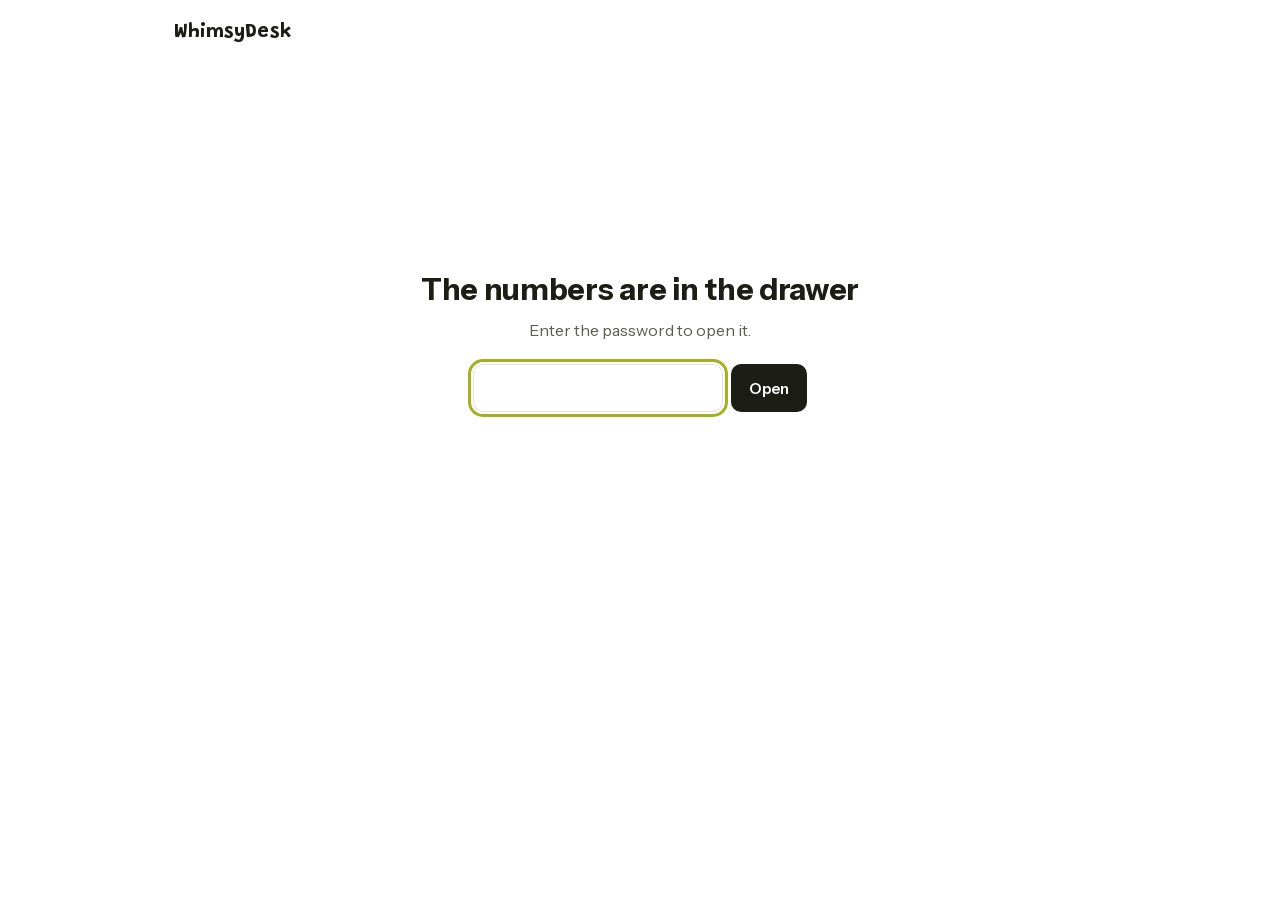
<file: website/stats/index.html>
<!doctype html>
<html lang="en">
<head>
  <meta charset="utf-8">
  <meta name="viewport" content="width=device-width, initial-scale=1">
  <meta name="robots" content="noindex, nofollow">
  <title>WhimsyDesk stats</title>
  <link rel="icon" href="../media/favicon-32.png?v=2" sizes="32x32" type="image/png">
  <style>
    @font-face { font-family: "Grandstander"; src: url("../fonts/grandstander.woff2") format("woff2"); font-weight: 700; font-display: swap; }
    @font-face { font-family: "Instrument Sans"; src: url("../fonts/instrument-sans.woff2") format("woff2"); font-weight: 400 700; font-display: swap; }
    :root { --ink: #1b1d16; --mute: #585d50; --olive: #a3b020; --olive-deep: #7f8a17; --line: rgba(27, 29, 22, .12); --win: #3e6fb0; }
    * { box-sizing: border-box; }
    [hidden] { display: none !important; }
    body { margin: 0; background: #fff; color: var(--ink); font: 16px/1.5 "Instrument Sans", -apple-system, BlinkMacSystemFont, "Helvetica Neue", Arial, sans-serif; -webkit-font-smoothing: antialiased; }
    a { color: inherit; }
    .wrap { max-width: 980px; margin: 0 auto; padding: 22px 24px 72px; }
    .top { display: flex; align-items: baseline; justify-content: space-between; gap: 16px; }
    .mark { font: 700 20px/1 "Grandstander", sans-serif; text-decoration: none; }
    .updated { color: var(--mute); font-size: 14px; }

    /* Lock */
    .lock { min-height: 70vh; display: grid; place-items: center; text-align: center; }
    .lock h1 { font-size: 30px; margin: 0 0 6px; letter-spacing: -.01em; }
    .lock p { color: var(--mute); margin: 0 0 22px; }
    .lock form { display: flex; gap: 8px; justify-content: center; flex-wrap: wrap; }
    .lock input { font: inherit; padding: 11px 14px; border: 1px solid var(--line); border-radius: 10px; width: 250px; }
    .lock input:focus-visible, button:focus-visible { outline: 3px solid var(--olive); outline-offset: 2px; }
    button { font: 600 15px/1 "Instrument Sans", -apple-system, sans-serif; padding: 12px 18px; border: 0; border-radius: 10px; background: var(--ink); color: #fff; cursor: pointer; }
    button[disabled] { opacity: .6; cursor: progress; }
    .error { color: #b3261e; min-height: 1.5em; margin-top: 12px; font-size: 15px; }

    /* Dashboard */
    h2 { font-size: 19px; margin: 52px 0 4px; letter-spacing: -.005em; }
    .sub { color: var(--mute); font-size: 14px; margin: 0 0 16px; }
    .nums { display: grid; grid-template-columns: repeat(4, 1fr); gap: 24px; margin-top: 36px; padding: 26px 0; border-top: 1px solid var(--line); border-bottom: 1px solid var(--line); }
    .num b { display: block; font-size: 44px; line-height: 1; letter-spacing: -.02em; }
    .num span { color: var(--mute); font-size: 14px; }
    .delta { display: block; font-style: normal; font-size: 12.5px; font-weight: 600; margin-top: 4px; }
    .delta.up { color: var(--olive-deep); }
    .delta.down { color: #b3261e; }
    .week { margin-top: 36px; }
    .week__h { font-size: 15px; color: var(--mute); margin: 0 0 12px; letter-spacing: .02em; text-transform: uppercase; }
    .week__row { display: grid; grid-template-columns: repeat(4, 1fr); gap: 18px; padding: 18px 20px; background: #f6f7f1; border-radius: 12px; }
    .wk b { display: block; font-size: 28px; line-height: 1; letter-spacing: -.01em; }
    .wk span { color: var(--mute); font-size: 13px; }
    .chart { width: 100%; height: 190px; display: block; }
    .chart text { font: 11px "Instrument Sans", sans-serif; fill: var(--mute); }
    .legend { display: flex; gap: 18px; font-size: 13px; color: var(--mute); margin-top: 8px; }
    .legend i { display: inline-block; width: 10px; height: 10px; border-radius: 2px; margin-right: 6px; vertical-align: -1px; }
    .bars { display: grid; gap: 10px; }
    .bar { display: grid; grid-template-columns: 190px 1fr 56px; align-items: center; gap: 12px; font-size: 15px; }
    .track { height: 14px; background: #f1f2ec; border-radius: 4px; overflow: hidden; display: flex; }
    .track i { display: block; height: 100%; }
    .bar b { text-align: right; font-variant-numeric: tabular-nums; }
    table { width: 100%; border-collapse: collapse; font-size: 15px; }
    td, th { text-align: left; padding: 9px 0; border-bottom: 1px solid var(--line); }
    th { font-weight: 600; color: var(--mute); font-size: 13px; }
    td.n, th.n { text-align: right; font-variant-numeric: tabular-nums; padding-left: 16px; white-space: nowrap; }
    td.path { overflow-wrap: anywhere; }
    .two { display: grid; grid-template-columns: 1fr 1fr; gap: 40px; }
    .empty { color: var(--mute); font-size: 15px; }
    .note { margin-top: 56px; color: var(--mute); font-size: 14px; }
    @media (max-width: 720px) {
      .nums { grid-template-columns: repeat(2, 1fr); }
      .two { grid-template-columns: 1fr; gap: 0; }
      .bar { grid-template-columns: 120px 1fr 44px; font-size: 14px; }
      .num b { font-size: 36px; }
      .week__row { grid-template-columns: repeat(2, 1fr); gap: 14px; }
    }
  </style>
</head>
<body>
  <div class="wrap">
    <header class="top">
      <a class="mark" href="../">WhimsyDesk</a>
      <span class="updated" id="updated"></span>
    </header>

    <main id="lock" class="lock">
      <div>
        <h1>The numbers are in the drawer</h1>
        <p>Enter the password to open it.</p>
        <form id="unlock">
          <label for="pw" class="sr" style="position:absolute;left:-9999px">Password</label>
          <input id="pw" type="password" autocomplete="current-password" autofocus>
          <button id="go" type="submit">Open</button>
        </form>
        <div class="error" id="error" role="alert"></div>
      </div>
    </main>

    <main id="dash" hidden></main>
  </div>

<script>
const $ = (id) => document.getElementById(id);
const fmt = (n) => n.toLocaleString('en-IN');
const esc = (s) => String(s).replace(/[&<>"]/g, (c) => ({ '&': '&amp;', '<': '&lt;', '>': '&gt;', '"': '&quot;' }[c]));
const unb64 = (s) => Uint8Array.from(atob(s), (c) => c.charCodeAt(0));

async function open(password) {
  const file = await (await fetch('data.json', { cache: 'no-store' })).json();
  const base = await crypto.subtle.importKey('raw', new TextEncoder().encode(password), 'PBKDF2', false, ['deriveKey']);
  const key = await crypto.subtle.deriveKey({ name: 'PBKDF2', salt: unb64(file.salt), iterations: file.iterations, hash: 'SHA-256' },
    base, { name: 'AES-GCM', length: 256 }, false, ['decrypt']);
  const plain = await crypto.subtle.decrypt({ name: 'AES-GCM', iv: unb64(file.iv) }, key, unb64(file.data));
  return JSON.parse(new TextDecoder().decode(plain));
}

$('unlock').addEventListener('submit', async (e) => {
  e.preventDefault();
  $('go').disabled = true; $('error').textContent = '';
  try {
    const data = await open($('pw').value);
    sessionStorage.setItem('wd-stats', $('pw').value);
    render(data);
  } catch {
    $('error').textContent = 'That password did not open it. Try again.';
    $('go').disabled = false; $('pw').select();
  }
});

// Stay open for this tab after a reload.
const saved = sessionStorage.getItem('wd-stats');
if (saved) open(saved).then(render).catch(() => sessionStorage.removeItem('wd-stats'));

function render(d) {
  $('lock').hidden = true;
  const dash = $('dash'); dash.hidden = false;
  $('updated').textContent = 'Updated ' + new Date(d.updated).toLocaleString('en-IN', { dateStyle: 'medium', timeStyle: 'short' });

  // Downloads: highest count ever seen per file, so re-uploads do not lose numbers.
  const dl = Object.values(d.history.downloads);
  const total = dl.reduce((n, f) => n + f.count, 0);
  const byObject = {};
  for (const f of dl) {
    byObject[f.object] ??= { Mac: 0, Windows: 0 };
    byObject[f.object][f.platform] += f.count;
  }
  const objects = Object.entries(byObject).map(([name, p]) => ({ name, ...p, all: p.Mac + p.Windows })).sort((a, b) => b.all - a.all);
  const maxObj = Math.max(1, ...objects.map((o) => o.all));

  const series = daily(d.history.views);

  // Last 7 days vs the 7 before, from whatever history we have.
  const dlWeek = totalChange(d.history.totals, 'downloads');
  const starWeek = starsInLastDays(d.stars, 7);
  const viewsWeek = windowSum(d.history.views, 7);
  const viewsPrev = windowSum(d.history.views, 7, 7);

  dash.innerHTML = `
    <section class="nums" aria-label="Totals">
      <div class="num"><b>${fmt(total)}</b>${delta(dlWeek)}<span>downloads, all time</span></div>
      <div class="num"><b>${fmt(d.traffic14.uniques)}</b>${delta(viewsWeek - viewsPrev, viewsPrev > 0)}<span>people on GitHub, last 14 days</span></div>
      <div class="num"><b>${fmt(d.repo.stars)}</b>${delta(starWeek)}<span>stars</span></div>
      <div class="num"><b>${fmt(d.repo.forks)}</b><span>forks</span></div>
    </section>

    <section class="week" aria-label="Last 7 days">
      <h2 class="week__h">This week</h2>
      <div class="week__row">
        <div class="wk"><b>${dlWeek == null ? '—' : (dlWeek >= 0 ? '+' : '') + fmt(dlWeek)}</b><span>downloads</span></div>
        <div class="wk"><b>${fmt(viewsWeek)}</b><span>repo views</span></div>
        <div class="wk"><b>${starWeek >= 0 ? '+' : ''}${fmt(starWeek)}</b><span>new stars</span></div>
        <div class="wk"><b>${d.ga ? fmt(windowSum(d.history.site, 7)) : '—'}</b><span>site views</span></div>
      </div>
      ${dlWeek == null ? '<p class="sub">Download and star trends build up from here; a few days of history are still filling in.</p>' : ''}
    </section>

    ${site(d)}

    <h2>Visits to the GitHub repo</h2>
    <p class="sub">Each day since tracking began. GitHub only keeps 14 days, so this page keeps the rest.</p>
    ${series.length ? chart(series) : '<p class="empty">No visits recorded yet.</p>'}
    <div class="legend"><span><i style="background:var(--olive)"></i>Views</span><span><i style="background:var(--ink)"></i>People</span></div>

    <h2>Clones of the repo</h2>
    <p class="sub">${fmt(d.traffic14.clones)} clones by ${fmt(d.traffic14.cloners)} people in the last 14 days. Mostly developers and bots grabbing the code.</p>
    ${daily(d.history.clones).length ? chart(daily(d.history.clones), 'Daily clones of the GitHub repo') : '<p class="empty">No clones recorded yet.</p>'}
    <div class="legend"><span><i style="background:var(--olive)"></i>Clones</span><span><i style="background:var(--ink)"></i>People</span></div>

    <h2>Downloads by object</h2>
    <p class="sub">Every release and file added up.</p>
    <div class="bars">${objects.map((o) => `
      <div class="bar"><span>${esc(o.name)}</span>
        <span class="track" role="img" aria-label="${o.Mac} on Mac, ${o.Windows} on Windows">
          <i style="width:${o.Mac / maxObj * 100}%;background:var(--olive)"></i>
          <i style="width:${o.Windows / maxObj * 100}%;background:var(--win)"></i>
        </span><b>${fmt(o.all)}</b></div>`).join('')}
    </div>
    <div class="legend"><span><i style="background:var(--olive)"></i>Mac</span><span><i style="background:var(--win)"></i>Windows</span></div>

    <div class="two">
      <div>
        <h2>Where visitors came from</h2>
        <p class="sub">Last 14 days, sites that sent people to the repo.</p>
        ${table(d.referrers, 'Site', (r) => esc(r.source))}
      </div>
      <div>
        <h2>Most viewed in the repo</h2>
        <p class="sub">Last 14 days.</p>
        ${table(mergePaths(d.paths), 'Page', (p) => esc(p.path), 'path')}
      </div>
    </div>

    <h2>Stars</h2>
    <p class="sub">Newest first.</p>
    ${d.stars.length ? `<table><tr><th>Who</th><th class="n">When</th></tr>${d.stars.slice().reverse().map((s) => `
      <tr><td><a href="https://github.com/${esc(s.who)}">${esc(s.who)}</a></td>
      <td class="n">${new Date(s.at).toLocaleDateString('en-IN', { dateStyle: 'medium' })}</td></tr>`).join('')}</table>`
      : '<p class="empty">No stars yet.</p>'}

    <p class="note">Website numbers come from Google Analytics; session recordings are in Microsoft Clarity.
      Everything else comes from GitHub: the repo, its releases and its downloads.</p>`;
}

// GitHub lists one page more than once when only the capital letters differ. Add those up.
function mergePaths(rows) {
  const by = new Map();
  for (const r of rows) {
    const path = r.path.replace(/^\/electrofist\/whimsydesk/i, '').replace(/^\/(tree|blob)\/main/i, '').toLowerCase() || 'Repo home';
    const m = by.get(path) ?? { path, count: 0, uniques: 0 };
    m.count += r.count; m.uniques += r.uniques; by.set(path, m);
  }
  return [...by.values()].sort((x, y) => y.count - x.count);
}

function table(rows, label, cell, cls = '') {
  if (!rows.length) return '<p class="empty">Nothing yet.</p>';
  return `<table><tr><th>${label}</th><th class="n">Views</th><th class="n">People</th></tr>${rows.map((r) => `
    <tr><td class="${cls}">${cell(r)}</td><td class="n">${fmt(r.count)}</td><td class="n">${fmt(r.uniques)}</td></tr>`).join('')}</table>`;
}

// Sum a daily "count" series over a window of days ending `skip` days ago.
function windowSum(byDay = {}, days, skip = 0) {
  const now = new Date();
  const start = new Date(now); start.setUTCDate(start.getUTCDate() - skip - days);
  const end = new Date(now); end.setUTCDate(end.getUTCDate() - skip);
  let sum = 0;
  for (const [day, v] of Object.entries(byDay)) {
    const t = new Date(day + 'T00:00:00Z');
    if (t > start && t <= end) sum += v.count ?? 0;
  }
  return sum;
}

// Change in a running total over the last 7 days. null until we have a point ~7 days back.
function totalChange(totals = {}, field) {
  const days = Object.keys(totals).sort();
  if (days.length < 2) return null;
  const latest = totals[days.at(-1)][field];
  const cutoff = new Date(); cutoff.setUTCDate(cutoff.getUTCDate() - 6);
  // The most recent snapshot still at least ~6 days old: the start of the week window.
  const older = days.filter((day) => new Date(day + 'T00:00:00Z') <= cutoff);
  if (!older.length) return null;
  return latest - totals[older.at(-1)][field];
}

function starsInLastDays(stars = [], days) {
  const cut = new Date(); cut.setUTCDate(cut.getUTCDate() - days);
  return stars.filter((s) => new Date(s.at) >= cut).length;
}

// A small "+12 this week" tag next to a headline number.
function delta(n, show = true) {
  if (!show || n == null || n === 0) return '';
  const up = n > 0;
  return `<em class="delta ${up ? 'up' : 'down'}">${up ? '▲' : '▼'} ${fmt(Math.abs(n))} this week</em>`;
}

// A day-by-day series, oldest first, with missing days filled in as zero.
function daily(byDay = {}) {
  const days = Object.keys(byDay).sort();
  const out = [];
  if (!days.length) return out;
  for (let t = new Date(days[0] + 'T00:00:00Z'); t <= new Date(days.at(-1) + 'T00:00:00Z'); t.setUTCDate(t.getUTCDate() + 1)) {
    const k = t.toISOString().slice(0, 10);
    out.push({ day: k, ...(byDay[k] ?? { count: 0, uniques: 0 }) });
  }
  return out;
}

// Visitors to whimsydesk.art itself, once Google Analytics is connected.
function site(d) {
  if (!d.ga) {
    return `<h2>Visitors to whimsydesk.art</h2>
      <p class="empty">Not connected yet. Add the Google Analytics key to the stats refresh and this fills in.</p>`;
  }
  const g = d.ga;
  const list = (rows, label) => table(rows.map((r) => ({ name: r.name, count: r.views, uniques: r.users })), label, (r) => esc(r.name || '(not set)'));
  const s = daily(d.history.site);
  return `<h2>Visitors to whimsydesk.art</h2>
    <p class="sub">${fmt(g.users28)} people, ${fmt(g.sessions28)} visits and ${fmt(g.views28)} page views in the last 28 days, from Google Analytics.</p>
    ${s.length ? chart(s, 'Daily visitors to whimsydesk.art') : ''}
    <div class="legend"><span><i style="background:var(--olive)"></i>Page views</span><span><i style="background:var(--ink)"></i>People</span></div>
    <div class="two">
      <div><h2>How they found the site</h2><p class="sub">Last 28 days.</p>${list(g.sources, 'Source')}</div>
      <div><h2>Where they are</h2><p class="sub">Last 28 days.</p>${list(g.countries, 'Country')}</div>
    </div>
    <h2>Most viewed pages on the site</h2><p class="sub">Last 28 days.</p>${list(g.pages, 'Page')}`;
}

function chart(series, label = 'Daily views of the GitHub repo') {
  const W = 940, H = 190, pad = 26, n = series.length;
  const max = Math.max(1, ...series.map((s) => s.count));
  const bw = (W - pad) / n;
  const bars = series.map((s, i) => {
    const x = pad + i * bw, h = s.count / max * (H - 40), u = s.uniques / max * (H - 40);
    return `<rect x="${x + 1}" y="${H - 20 - h}" width="${Math.max(1, bw - 3)}" height="${h}" rx="2" fill="var(--olive)"><title>${s.day}: ${s.count} views, ${s.uniques} people</title></rect>
      <rect x="${x + 1}" y="${H - 20 - u}" width="${Math.max(1, bw - 3)}" height="2" fill="var(--ink)"/>`;
  }).join('');
  const every = Math.ceil(n / 7);
  const labels = series.map((s, i) => i % every ? '' :
    `<text x="${pad + i * bw + bw / 2}" y="${H - 4}" text-anchor="middle">${new Date(s.day + 'T00:00:00Z').toLocaleDateString('en-IN', { day: 'numeric', month: 'short', timeZone: 'UTC' })}</text>`).join('');
  return `<svg class="chart" viewBox="0 0 ${W} ${H}" role="img" aria-label="${label}">
    <text x="0" y="14">${max}</text><line x1="${pad}" x2="${W}" y1="${H - 20}" y2="${H - 20}" stroke="var(--line)"/>${bars}${labels}</svg>`;
}
</script>
</body>
</html>
</file>
<file: website/style.css>
@font-face {
  font-family: "Instrument Serif";
  src: url("fonts/instrument-serif.woff2") format("woff2");
  font-display: swap;
}
@font-face {
  font-family: "Instrument Sans";
  src: url("fonts/instrument-sans.woff2") format("woff2");
  font-weight: 400 700;
  font-stretch: 75% 100%;
  font-display: swap;
}
@font-face {
  font-family: "Grandstander";
  src: url("fonts/grandstander.woff2") format("woff2");
  font-weight: 700;
  font-display: swap;
}
@font-face {
  font-family: "Caveat";
  src: url("fonts/caveat.woff2") format("woff2");
  font-weight: 400 700;
  font-display: swap;
}

:root {
  --paper: #f7f5ee;
  --ink: #1d1f1b;
  --mute: #5d6158;
  --pen: #2b3d6b;
  --olive: #a3b020;
  --olive-deep: #8b9719;
  --serif: "Instrument Serif", Georgia, serif;
  --sans: "Instrument Sans", -apple-system, BlinkMacSystemFont, "Helvetica Neue", Arial, sans-serif;
  /* The display face for headings. One place to swap it. */
  --logo: "Grandstander", "Instrument Sans", -apple-system, sans-serif;
  --display: "Instrument Sans", -apple-system, BlinkMacSystemFont, "Helvetica Neue", Arial, sans-serif;
  --hand: "Caveat", "Bradley Hand", cursive;
  --mono: ui-monospace, "SF Mono", Menlo, monospace;
  /* A fine paper grain, drawn once. */
  --grain: url("data:image/svg+xml,%3Csvg xmlns='http://www.w3.org/2000/svg' width='180' height='180'%3E%3Cfilter id='n'%3E%3CfeTurbulence type='fractalNoise' baseFrequency='.9' numOctaves='2' stitchTiles='stitch'/%3E%3CfeColorMatrix values='0 0 0 0 .35 0 0 0 0 .3 0 0 0 0 .2 0 0 0 .09 0'/%3E%3C/filter%3E%3Crect width='180' height='180' filter='url(%23n)'/%3E%3C/svg%3E");
}

* { box-sizing: border-box; }
html { background: var(--paper); scroll-padding-top: 90px; }
body {
  margin: 0;
  color: var(--ink);
  background: var(--paper);
  font: 16px/1.5 var(--sans);
  -webkit-font-smoothing: antialiased;
  overflow-x: hidden;
}
a { color: inherit; }
:focus-visible { outline: 2px solid var(--ink); outline-offset: 3px; border-radius: 4px; }
.sr-only { position: absolute; width: 1px; height: 1px; overflow: hidden; clip: rect(0 0 0 0); white-space: nowrap; }
.skip { position: absolute; left: 12px; top: -60px; z-index: 50; background: var(--ink); color: var(--paper); padding: 8px 14px; border-radius: 999px; }
.skip:focus { top: 12px; }
code { font: 13.5px/1 var(--mono); background: rgba(90, 80, 50, .08); padding: 2px 6px; border-radius: 5px; white-space: nowrap; }

h1, h2, h3 { font-weight: 500; font-family: var(--display); letter-spacing: -0.035em; }
h2 { margin: 0; font-size: clamp(32px, 3.8vw, 54px); line-height: 1.04; text-wrap: balance; }
h3 { margin: 0; font-size: 27px; line-height: 1.1; letter-spacing: -0.025em; }

/* Floating pill nav. */
.pill {
  position: absolute;
  top: 18px;
  left: 50%;
  transform: translateX(-50%);
  z-index: 20;
  display: flex;
  align-items: center;
  gap: 28px;
  padding: 9px 10px 9px 18px;
  background: var(--ink);
  color: var(--paper);
  border-radius: 999px;
  box-shadow: 0 10px 30px -12px rgba(26, 29, 26, .45);
  white-space: nowrap;
}
.pill__mark { display: flex; align-items: center; gap: 8px; font: 700 18px/1 var(--logo); letter-spacing: 0; text-decoration: none; }
.pill__spark { width: 12px; height: 12px; color: #f1be5b; shape-rendering: crispEdges; }
.pill__mark { line-height: 1; }
.pill__links { display: flex; gap: 2px; }
.pill__links a { text-decoration: none; font-size: 13.5px; padding: 6px 11px; border-radius: 999px; color: #d9dbd2; }
.pill__links a:hover { background: rgba(246, 246, 242, .1); color: var(--paper); }

/* Buttons and links. */
.actions { margin-top: 26px; display: flex; gap: 22px; align-items: center; justify-content: center; }
.actions--left { justify-content: flex-start; }
.button {
  display: inline-block;
  background: var(--olive);
  color: var(--ink);
  text-decoration: none;
  font-weight: 600;
  font-size: 15px;
  padding: 12px 20px 13px;
  border-radius: 999px;
  border: 0;
  font-family: inherit;
  cursor: pointer;
  box-shadow: inset 0 -2px 0 var(--olive-deep), 0 8px 18px -10px rgba(110, 120, 20, .7);
  transition: transform .15s;
}
.button:hover { transform: translateY(-1px); }
.button:active { transform: translateY(1px); box-shadow: inset 0 -1px 0 var(--olive-deep); }
.button--small { font-size: 14px; padding: 9px 16px 10px; }
.button--ghost { background: transparent; box-shadow: inset 0 0 0 1.5px var(--ink); }
.button--ghost:active { box-shadow: inset 0 0 0 1.5px var(--ink); }
.quiet { font-size: 15px; text-underline-offset: 4px; text-decoration-thickness: 1px; }
.small { margin: 14px 0 0; font-size: 13px; color: var(--mute); }

/* ---------- Hero ---------- */
.hero { position: relative; padding-bottom: 300px; }

.paper { position: relative; z-index: 2; filter: drop-shadow(0 6px 10px rgba(30, 40, 50, .14)); }
.paper__sheet, .paper__rim { clip-path: var(--tear); }
.paper__sheet {
  position: relative;
  background: var(--paper);
  padding: 132px 24px var(--tear-room, 160px);
  text-align: center;
}
/* The torn rim: a slightly lower, whiter layer, like the fibres at a real tear. */
.paper__rim { position: absolute; inset: 0 0 -7px; background: #fff; clip-path: var(--tear-rim); }

h1 {
  margin: 0 auto;
  max-width: 11em;
  max-width: 12em;
  font-size: clamp(40px, 5.3vw, 78px);
  line-height: 1;
  text-wrap: balance;
}
.lede { margin: 22px auto 0; max-width: 34em; color: var(--mute); font-size: 17px; line-height: 1.55; }

/* Loose files lying on the page. */
.loose { position: absolute; inset: 0; z-index: 3; pointer-events: none; overflow: hidden; }
.loose__item {
  position: absolute;
  left: 0;
  top: 0;
  width: var(--w, 200px);
  pointer-events: auto;
  cursor: grab;
  touch-action: pan-y;
  user-select: none;
  -webkit-user-select: none;
  will-change: transform;
  filter: drop-shadow(0 10px 12px rgba(50, 45, 30, .16)) drop-shadow(0 2px 2px rgba(50, 45, 30, .1));
}
.loose__item svg { display: block; width: 100%; height: auto; overflow: visible; animation: bob 7s ease-in-out infinite; animation-delay: var(--delay, 0s); }
.loose__item.is-held { cursor: grabbing; filter: drop-shadow(0 26px 22px rgba(50, 45, 30, .2)) drop-shadow(0 4px 4px rgba(50, 45, 30, .1)); }
.loose__item.is-held svg { animation-play-state: paused; }
@keyframes bob { 50% { transform: translateY(-6px) rotate(.6deg); } }

/* The painted sky behind the tear, breaking into pixels at the bottom. */
.sky { position: absolute; left: 0; right: 0; top: var(--sky-top, 50%); bottom: 0; z-index: 1; overflow-x: clip; }
.sky__paint { position: absolute; inset: 0; width: 100%; height: 100%; object-fit: cover; object-position: 50% 30%; filter: saturate(1.35) brightness(1.04); }
.sky__pixels { position: absolute; left: 0; top: 0; image-rendering: pixelated; pointer-events: none; }

/* The desktop. Laid out at a fixed design size and scaled to fit. */
.screen-wrap {
  position: relative;
  z-index: 4;
  margin: calc(var(--overlap, 96px) * -1) auto 0;
  width: calc(var(--dw) * var(--s) * 1px);
  height: calc(var(--dh) * var(--s) * 1px);
}
.screen {
  position: absolute;
  top: 0;
  left: 0;
  width: calc(var(--dw) * 1px);
  height: calc(var(--dh) * 1px);
  transform: scale(var(--s));
  transform-origin: 0 0;
  border-radius: 14px;
  overflow: hidden;
  background: #3f5f85;
  box-shadow:
    0 0 0 1px rgba(20, 30, 40, .22),
    0 40px 80px -30px rgba(20, 35, 55, .55),
    0 12px 24px -12px rgba(20, 35, 55, .35);
  user-select: none;
  -webkit-user-select: none;
  touch-action: pan-y;   /* a vertical swipe scrolls the page; sideways drags still move files */
}
.wallpaper { position: absolute; inset: 0; width: 100%; height: 100%; image-rendering: pixelated; }
.menubar {
  position: absolute;
  inset: 0 0 auto;
  z-index: 1;
  height: 26px;
  display: flex;
  align-items: center;
  gap: 18px;
  padding: 0 16px;
  font-size: 13px;
  color: #1c1f22;
  background: rgba(247, 245, 238, .72);
  backdrop-filter: saturate(1.4) blur(18px);
  -webkit-backdrop-filter: saturate(1.4) blur(18px);
}
.menubar__apple { width: 11px; height: 11px; color: #c4892a; shape-rendering: crispEdges; margin-right: -4px; }
.menubar__app { font-weight: 700; }
.menubar__clock { margin-left: auto; font-variant-numeric: tabular-nums; white-space: nowrap; }
.screen.is-narrow .wide-only { display: none; }

/* Desktop files. */
.file {
  position: absolute;
  width: 96px;
  padding: 4px 0 0;
  background: none;
  border: 0;
  font: inherit;
  color: #fff;
  text-align: center;
  cursor: grab;
  border-radius: 6px;
  transition: opacity .2s;
}
.file svg { display: block; width: 56px; height: 64px; margin: 0 auto 4px; filter: drop-shadow(0 2px 3px rgba(0, 0, 0, .25)); }
.file span {
  display: inline-block;
  font-size: 12px;
  line-height: 1.25;
  padding: 1px 5px;
  border-radius: 4px;
  background: rgba(20, 32, 50, .38);
  text-shadow: 0 1px 2px rgba(0, 0, 0, .6);
}
.file.is-dragging { cursor: grabbing; z-index: 30; transition: none; }
.file.is-dragging svg { filter: drop-shadow(0 10px 14px rgba(0, 0, 0, .35)); }
.file.is-stored { opacity: 0; pointer-events: none; }
.file:focus-visible span { background: #2e6fd6; text-shadow: none; }

/* Sticky note: the fridge's own sticky notes, on the desktop. */
.note {
  position: absolute;
  width: 176px;
  min-height: 150px;
  padding: 26px 18px 16px;
  background: linear-gradient(180deg, #fde98d, #f9de6c);
  box-shadow: 0 1px 1px rgba(0, 0, 0, .08), 0 14px 22px -14px rgba(60, 40, 0, .55);
  transform: rotate(-3.5deg);
  font: 600 25px/1.05 var(--hand);
  color: #3a3220;
}
.note::before {
  content: "";
  position: absolute;
  top: -9px;
  left: 50%;
  width: 70px;
  height: 22px;
  transform: translateX(-50%) rotate(2deg);
  background: rgba(255, 255, 255, .55);
  box-shadow: 0 1px 2px rgba(0, 0, 0, .08);
}
.note p { margin: 0; }

/* The fridge. The open picture is drawn smaller, so it is scaled to line up with the closed one. */
.fridge {
  position: absolute;
  padding: 0;
  border: 0;
  background: none;
  cursor: pointer;
  width: calc(var(--fh) * 472 / 800 * 1px);
  height: calc(var(--fh) * 1px);
}
.fridge img { position: absolute; pointer-events: none; -webkit-user-drag: none; filter: drop-shadow(0 18px 18px rgba(20, 20, 30, .35)); }
.fridge__closed { inset: 0; width: 100%; height: 100%; }
.fridge__open {
  --k: calc(var(--fh) / 800);
  --r: 1.264;
  width: calc(474px * var(--k) * var(--r));
  height: calc(800px * var(--k) * var(--r));
  left: calc((422px - 445px * var(--r)) * var(--k));
  top: calc((795px - 640px * var(--r)) * var(--k));
  opacity: 0;
}
.fridge.is-open .fridge__open { opacity: 1; }
.fridge.is-open .fridge__closed { opacity: 0; }
.fridge.is-near .fridge__closed { transform: translateX(-2px) rotate(-.4deg); transition: transform .12s; }
.fridge__shelf { position: absolute; inset: 0; pointer-events: none; }
.fridge.is-open .fridge__shelf { pointer-events: auto; }
.stored {
  position: absolute;
  width: 34px;
  height: 40px;
  padding: 0;
  border: 0;
  background: none;
  cursor: pointer;
  opacity: 0;
  transform: scale(.6);
  transition: opacity .2s, transform .25s cubic-bezier(.3, 1.5, .6, 1);
}
.fridge.is-open .stored { opacity: 1; transform: none; }
.stored svg { width: 100%; height: 100%; filter: drop-shadow(0 2px 2px rgba(0, 40, 70, .3)) saturate(.7) brightness(1.08); }

/* ---------- Shared section heads ---------- */
.objects, .care, .letters, .make { position: relative; z-index: 0; padding: 120px 24px; }
.head { text-align: center; max-width: 760px; margin: 0 auto; }
.head p { margin: 18px auto 0; max-width: 34em; color: var(--mute); font-size: 17px; }

/* Handwritten notes with little arrows. */
.hand {
  position: absolute;
  margin: 0;
  max-width: 8.5em;
  font: 500 24px/1 var(--hand);
  color: var(--pen);
  transform: rotate(var(--r, -3deg));
}
.hand svg { display: block; width: 64px; height: 40px; fill: none; stroke: var(--pen); stroke-width: 2.2; stroke-linecap: round; stroke-linejoin: round; margin: 4px 0; }

/* ---------- Objects ---------- */
.shelf {
  max-width: 1120px;
  margin: 72px auto 0;
  display: grid;
  grid-template-columns: 1fr 1fr;
  gap: 64px 72px;
}
.obj--drawer { grid-column: 1 / -1; }
.obj__stage { position: relative; height: 540px; }
.obj__text { margin-top: 26px; max-width: 30em; }
.obj__text p { margin: 10px 0 0; color: var(--mute); }
.obj__text .button { margin-top: 18px; }
.obj__meta { font-size: 14px; }
.tag {
  display: inline-block;
  vertical-align: middle;
  margin-left: 6px;
  padding: 4px 10px 5px;
  border-radius: 999px;
  background: #f4d6c9;
  color: #8a3324;
  font: 600 12px/1 var(--sans);
  letter-spacing: .01em;
  transform: translateY(-4px);
}

/* Torn scraps of coloured paper. The edges come from JS. */
.scrap { position: absolute; inset: 24px 14px 0; transform: rotate(var(--rot, -1deg)); filter: drop-shadow(0 8px 10px rgba(60, 50, 30, .12)); }
.scrap::before, .scrap::after { content: ""; position: absolute; inset: 0; }
.scrap::before { background: #fff; clip-path: var(--torn-rim); }
.scrap::after { background: var(--grain), var(--tone); clip-path: var(--torn); }
.scrap--mint { --tone: #d3e6d0; --rot: -1.6deg; }
.scrap--peach { --tone: #f5d5c6; --rot: 1.4deg; }
.scrap--lined {
  --rot: -.6deg;
  --tone: linear-gradient(90deg, transparent 58px, rgba(214, 90, 80, .45) 58px 60px, transparent 60px),
          repeating-linear-gradient(180deg, transparent 0 31px, rgba(80, 120, 190, .2) 31px 32px),
          #f6e8b4;
}

.obj__art { position: absolute; left: 50%; bottom: 30px; height: 80%; width: auto; transform: translateX(-50%); filter: drop-shadow(0 18px 16px rgba(40, 40, 30, .28)); }
.obj--mailbox .obj__art { height: 82%; transform: translateX(-56%); }

.obj--fridge .hand--a { top: 17%; right: 2%; max-width: 5.4em; --r: 4deg; text-align: right; }
.obj--fridge .hand--a svg { margin-left: auto; transform: scaleX(-1); }
.obj--fridge .hand--b { bottom: 14%; left: 4%; max-width: 5em; --r: -4deg; }
.obj--fridge .hand--b svg { transform: scaleY(-1) rotate(-24deg); margin: 0 0 4px 44px; }
.obj--mailbox .hand--c { top: 12%; left: 3%; max-width: 5.4em; --r: -5deg; }
.obj--mailbox .hand--c svg { transform: scaleX(-1) rotate(-14deg); margin-left: 50px; }

.postmark { overflow: visible; }
.postmark circle { fill: none; stroke: #4a3f5c; stroke-width: 2.4; }
.postmark text { font: 700 11.5px/1 var(--sans); letter-spacing: .12em; fill: #4a3f5c; }
.postmark .postmark__mid { font: 400 26px/1 var(--serif); letter-spacing: 0; }
.postmark--soon { position: absolute; top: 4%; right: 6%; width: 128px; opacity: .78; transform: rotate(14deg); }

.obj--drawer .obj__stage { height: 380px; }
.obj--drawer .scrap { inset: 0; }
.obj--drawer .obj__text { position: relative; margin: 0; padding: 48px 0 0 96px; max-width: 37em; }
.obj--drawer .hand--d { right: 9%; top: 26%; --r: 3deg; }
.drawer-pull {
  position: absolute;
  left: 4%;
  right: 4%;
  bottom: 28px;
  padding: 0;
  border: 0;
  background: none;
  cursor: pointer;
  border-radius: 6px;
  transition: transform .5s cubic-bezier(.25, 1.6, .45, 1);
}
.drawer-pull img { display: block; width: 100%; height: auto; filter: drop-shadow(0 10px 10px rgba(40, 25, 10, .3)); }
.drawer-pull:hover { transform: translateY(3px); }
.drawer-pull.is-tugged { transform: translateY(16px) scale(1.012); transition-duration: .12s; }

/* ---------- Care label ---------- */
.care {
  display: grid;
  grid-template-columns: 1fr 440px;
  gap: 96px;
  align-items: center;
  max-width: 1120px;
  margin: 0 auto;
}
.care__text p { margin: 20px 0 22px; color: var(--mute); font-size: 17px; max-width: 28em; }
.label {
  position: relative;
  margin: 0;
  padding: 40px 34px 24px;
  background:
    repeating-linear-gradient(0deg, rgba(120, 100, 60, .05) 0 1px, transparent 1px 3px),
    repeating-linear-gradient(90deg, rgba(120, 100, 60, .045) 0 1px, transparent 1px 3px),
    #fbf8f0;
  border-radius: 2px;
  transform-origin: 50% 0;
  transform: rotate(calc(2deg + var(--swing, 0deg)));
  box-shadow: 0 1px 0 rgba(0, 0, 0, .04), 0 22px 34px -20px rgba(60, 50, 30, .4);
}
.label::after {
  content: "";
  position: absolute;
  inset: 22px 12px 12px;
  border-left: 3px double rgba(139, 151, 25, .55);
  border-right: 3px double rgba(139, 151, 25, .55);
  pointer-events: none;
}
.label__fold {
  position: absolute;
  top: -12px;
  left: -5px;
  right: -5px;
  height: 26px;
  border-radius: 2px;
  background: #efe8d6;
  box-shadow: 0 3px 4px -2px rgba(60, 50, 30, .25);
}
.label__fold::before { content: ""; position: absolute; left: 10px; right: 10px; top: 12px; border-top: 2px dashed rgba(90, 80, 60, .4); }
.label__title { text-align: center; font: 600 12px/1 var(--sans); letter-spacing: .16em; text-transform: uppercase; color: var(--mute); margin: 0 0 14px; }
.label__list { list-style: none; margin: 0; padding: 0 6px; }
.label__list li {
  display: grid;
  grid-template-columns: 40px 1fr;
  gap: 16px;
  align-items: start;
  padding: 13px 0;
  border-top: 1px solid rgba(90, 80, 60, .14);
  font-size: 14px;
  line-height: 1.45;
  color: #3d3f39;
}
.label__list svg { width: 38px; height: 38px; fill: none; stroke: var(--ink); stroke-width: 2; stroke-linecap: round; stroke-linejoin: round; }
.label__list b { color: var(--ink); }

/* ---------- Letters ---------- */
.desk { position: relative; max-width: 1000px; min-height: 470px; margin: 64px auto 0; }
.envelope, .letter { background: var(--grain), var(--bg); box-shadow: 0 1px 1px rgba(0, 0, 0, .05), 0 24px 34px -22px rgba(60, 50, 30, .45); }
.envelope {
  --bg: #efe2c6;
  position: absolute;
  left: 0;
  top: 96px;
  width: 480px;
  height: 300px;
  padding: 26px 30px;
  transform: rotate(-5deg);
  border-radius: 3px;
}
.envelope__from { margin: 0; font: 500 22px/1 var(--hand); color: var(--pen); }
.envelope__to { position: absolute; left: 92px; top: 150px; right: 30px; margin: 0; font: 600 33px/1.05 var(--hand); color: var(--pen); }
.stamp {
  position: absolute;
  top: 20px;
  right: 22px;
  width: 88px;
  height: 106px;
  padding: 7px;
  background: radial-gradient(circle, transparent 3px, #fffdf7 3.6px) -5px -5px / 10px 10px;
  filter: drop-shadow(0 1px 1.5px rgba(60, 50, 30, .3));
  transform: rotate(3deg);
}
.stamp__art { height: 100%; display: grid; place-items: center; background: var(--tint, #e3ecf5); }
.stamp__art svg { width: 66px; height: 66px; }
.envelope .postmark { position: absolute; top: 34px; right: 104px; width: 210px; opacity: .72; transform: rotate(-8deg); }
.letter {
  --bg: #fdfaf2;
  position: relative;
  margin-left: auto;
  width: 540px;
  min-height: 380px;
  padding: 46px 52px 34px;
  transform: rotate(1.6deg);
  border-radius: 2px;
}
.letter__from { margin: 0 0 18px; font-size: 13px; color: var(--mute); }
.letter__from b { display: block; font: 500 26px/1.1 var(--display); letter-spacing: -0.02em; color: var(--ink); margin-bottom: 4px; }
.letter__body p { margin: 0 0 14px; font: 400 22px/1.36 var(--serif); }
.letter__source { margin: 22px 0 0; padding-top: 14px; border-top: 1px dashed rgba(90, 80, 50, .25); font-size: 12px; color: var(--mute); }
.desk__controls { display: flex; gap: 16px; align-items: center; justify-content: center; margin-top: 30px; }
.desk__count { font-size: 14px; color: var(--mute); font-variant-numeric: tabular-nums; }
.letters__note { text-align: center; margin: 22px 0 0; font-size: 14px; color: var(--mute); }

/* ---------- Make your own ---------- */
.make {
  display: grid;
  grid-template-columns: 1fr 1fr;
  gap: 72px;
  align-items: center;
  max-width: 1120px;
  margin: 0 auto;
}
.make__lede { margin: 20px 0 0; color: var(--mute); font-size: 17px; max-width: 30em; }
.steps { list-style: none; counter-reset: step; margin: 30px 0 0; padding: 0; }
.steps li { counter-increment: step; position: relative; padding: 0 0 18px 48px; color: var(--mute); max-width: 32em; }
.steps li::before { content: counter(step); position: absolute; left: 0; top: -8px; font: 700 34px/1 var(--hand); color: var(--pen); }
.steps b { color: var(--ink); }
.doodles__art { display: block; width: 100%; height: auto; overflow: visible; }
.doodles .ink { stroke: var(--pen); stroke-width: 3; }
.doodles__slot { stroke: var(--olive-deep); stroke-width: 3; stroke-dasharray: 12 10; fill: rgba(163, 176, 32, .07); }
.doodles__plus { stroke: var(--olive-deep); stroke-width: 5; }
.doodles__words { fill: var(--pen); }

/* ---------- Footer ---------- */
.foot { position: relative; text-align: center; padding: 120px 24px 0; overflow: hidden; }
.foot__links { display: flex; gap: 22px; justify-content: center; flex-wrap: wrap; margin-top: 54px; font-size: 14px; }
.foot__links a { text-underline-offset: 4px; text-decoration-thickness: 1px; }
.foot__credits { margin: 18px auto 0; max-width: 62em; font-size: 12.5px; color: var(--mute); line-height: 1.7; }
.meadow { position: relative; height: 190px; margin-top: 40px; }
.meadow canvas { position: absolute; left: 0; bottom: 0; width: 100%; height: 100%; image-rendering: pixelated; }

/* ---------- Phones: a calmer page ---------- */
@media (max-width: 900px) {
  .shelf, .care, .make { grid-template-columns: 1fr; }
  .care { gap: 56px; }
  .label { max-width: 440px; }
  .obj--drawer .obj__text { padding: 40px 28px 0 76px; }
}
@media (max-width: 720px) {
  .pill { gap: 10px; padding: 8px 8px 8px 14px; }
  .pill__mark { font-size: 19px; }
  .pill__links a { padding: 6px 8px; font-size: 13px; }
  .pill__links a:nth-child(2), .pill__links a:nth-child(3) { display: none; }
  .paper__sheet { padding-top: 184px; }
  .lede { font-size: 16px; }
  .actions { flex-direction: column; gap: 14px; }
  .actions--left { align-items: flex-start; }
  .hero { padding-bottom: 220px; }
  .objects, .care, .letters, .make { padding: 88px 20px; }
  .shelf { margin-top: 48px; gap: 56px; }
  .obj__stage { height: 440px; }
  .obj--drawer .obj__stage { height: auto; padding-bottom: 120px; }
  .obj--drawer .obj__text { padding: 34px 22px 0 72px; }
  .obj--drawer .hand--d, .obj--fridge .hand--b { display: none; }
  .postmark--soon { width: 96px; }
  .drawer-pull { bottom: 30px; }
  .hand { font-size: 21px; }
  .desk { height: auto; margin-top: 44px; }
  .envelope { position: relative; width: 94%; height: 220px; top: 0; padding: 20px 22px; }
  .envelope__to { left: 26px; top: 112px; font-size: 27px; }
  .stamp { width: 70px; height: 86px; padding: 6px; top: 16px; right: 16px; }
  .stamp__art svg { width: 50px; height: 50px; }
  .envelope .postmark { width: 160px; right: 46px; top: 24px; }
  .letter { width: auto; min-height: 0; margin-top: -54px; padding: 34px 26px 26px; transform: rotate(1deg); }
  .letter__body p { font-size: 20px; }
  .meadow { height: 140px; }
}

@media (prefers-reduced-motion: reduce) {
  .button, .stored, .fridge.is-near .fridge__closed, .drawer-pull { transition: none; }
  .loose__item svg { animation: none; }
}
</file>
<file: website/variants/library/library.css>
/* Library variant. White page, olive accent. Components adapted from open source libraries are named
   where they are used; licences and authors are in CREDITS.md. */

:root {
  --paper: #ffffff;
  --card: #ffffff;
  --ink: #1b1d16;
  --mute: #585d50;
  --olive: #a3b020;
  --olive-deep: #7f8a17;
  --olive-night: #1f2312;
  --olive-tint: #e4e9c6;
  --line: rgba(27, 29, 22, .1);
  /* Motion, after Arc's motion tokens. */
  --ease-enter: cubic-bezier(.16, 1, .3, 1);
  --ease-standard: cubic-bezier(.22, 1, .36, 1);
  --ease-exit: cubic-bezier(.7, 0, .84, 0);
}

/* ---------- Shared pieces ---------- */
.dot-label { margin: 0; display: inline-flex; align-items: center; gap: 8px; font: 600 13px/1 var(--sans); color: var(--mute); }
.dot-label::before { content: ""; width: 8px; height: 8px; border-radius: 50%; background: var(--olive); }
.dot-label--dark { color: #c9cfb4; }
.btn {
  display: inline-flex;
  align-items: center;
  justify-content: center;
  height: 46px;
  padding: 0 22px;
  border: 0;
  border-radius: 999px;
  font: 600 15px/1 var(--sans);
  text-decoration: none;
  white-space: nowrap;
  cursor: pointer;
  transition: background .16s var(--ease-standard), box-shadow .16s var(--ease-standard), transform .12s;
}
.btn:active { transform: translateY(1px); }
.btn[hidden] { display: none; }
.btn--olive { background: var(--olive); color: var(--ink); box-shadow: inset 0 -2px 0 var(--olive-deep); }
.btn--olive:hover { background: #b0bd2a; }
.btn--line { background: transparent; color: #f1f3e8; box-shadow: inset 0 0 0 1px rgba(241, 243, 232, .28); }
.btn--line:hover { box-shadow: inset 0 0 0 1px rgba(241, 243, 232, .6); }
.btn--quiet { background: #fff; color: var(--ink); box-shadow: inset 0 0 0 1px var(--line); }
.btn--quiet:hover { box-shadow: inset 0 0 0 1px rgba(27, 29, 22, .3); }
.btn--soon { background: #f1f1ec; color: var(--mute); cursor: default; }

/* The library: one spotlight, then every object as a card. Built for three objects or three hundred. */
.library { position: relative; z-index: 0; padding: 120px 24px; }
.library__head { max-width: 760px; margin: 0 auto; text-align: center; }
.library__head p { margin: 14px auto 0; max-width: 34em; color: var(--mute); font-size: 17px; }

/* ---------- Spotlight ---------- */
.spotlight {
  --accent: #a3b020;
  max-width: 1180px;
  margin: 56px auto 0;
  display: grid;
  grid-template-columns: minmax(0, 1fr) minmax(0, 1fr);
  background: #fff;
  border-radius: 28px;
  overflow: hidden;
  box-shadow: 0 0 0 1px rgba(29, 31, 27, .06), 0 40px 70px -50px rgba(29, 31, 27, .45);
}
.spotlight__cover { position: relative; min-height: 480px; }
.spotlight__cover canvas { position: absolute; inset: 0; width: 100%; height: 100%; image-rendering: pixelated; }
/* A short film of the object on a real desktop, shown whole as a screen on the object's colour field. */
.spotlight__cover--video { background: #d9d3c6; }
.spotlight__screen { position: absolute; inset: 0; }
.spotlight__video { display: block; width: 100%; height: 100%; object-fit: cover; object-position: 50% 50%; }
/* Below 1100px the card stacks, and the film keeps its own almost square shape. */
@media (max-width: 1100px) {
  .spotlight:has(.spotlight__cover--video) { grid-template-columns: minmax(0, 1fr); }
  .spotlight__cover--video { min-height: 0; aspect-ratio: 1040 / 1010; }
}
.spotlight__play {
  position: absolute;
  top: 12px;
  right: 12px;
  display: grid;
  place-items: center;
  width: 38px;
  height: 38px;
  padding: 0;
  border: 0;
  border-radius: 50%;
  background: rgba(255, 255, 255, .82);
  -webkit-backdrop-filter: blur(10px);
  backdrop-filter: blur(10px);
  box-shadow: 0 1px 3px rgba(0, 0, 0, .18);
  color: var(--ink);
  cursor: pointer;
  transition: background .16s;
}
.spotlight__play:hover { background: #fff; }
.spotlight__play:focus-visible { outline: 2px solid var(--ink); outline-offset: 2px; }
.spotlight__play svg { width: 14px; height: 14px; fill: currentColor; stroke: currentColor; stroke-width: 2.2; stroke-linecap: round; stroke-linejoin: round; }
.spotlight__icon-pause { fill: none; }
.spotlight__play[data-state="playing"] .spotlight__icon-play,
.spotlight__play[data-state="paused"] .spotlight__icon-pause { display: none; }
.spotlight__art {
  position: absolute;
  left: 50%;
  bottom: 9%;
  height: 76%;
  max-width: 80%;
  object-fit: contain;
  object-position: bottom;
  transform: translateX(-50%);
  filter: drop-shadow(0 26px 22px rgba(40, 30, 20, .24));
}
.spotlight__body { display: flex; flex-direction: column; padding: 44px 48px 40px; }
.spotlight__label { margin: 0; display: inline-flex; align-items: center; gap: 8px; font: 600 13px/1 var(--sans); color: var(--mute); }
.spotlight__label::before { content: ""; width: 8px; height: 8px; border-radius: 50%; background: var(--accent); }
.spotlight__name { margin: 14px 0 0; font: 500 clamp(30px, 3vw, 42px)/1.05 var(--display); letter-spacing: -0.035em; }
.spotlight__by { margin: 8px 0 0; font-size: 14px; color: var(--mute); }
.spotlight__desc { margin: 18px 0 0; font-size: 16px; line-height: 1.55; color: #3a3d36; max-width: 34em; }
.spot-letter { margin: 24px 0 0; padding: 20px 22px 18px; border-radius: 16px; background: #f8f6f0; box-shadow: inset 0 0 0 1px rgba(29, 31, 27, .06); }
.spot-letter blockquote { margin: 0; font: 400 19px/1.4 var(--serif); color: var(--ink); }
.spot-letter blockquote p { margin: 0 0 8px; }
.spot-letter figcaption { margin-top: 8px; font-size: 13px; color: var(--mute); }
.spot-letter figcaption b { color: var(--ink); font-weight: 600; }
.spot-letter__next {
  margin-top: 12px;
  padding: 0;
  border: 0;
  background: none;
  font: 600 13.5px/1.4 var(--sans);
  color: var(--ink);
  text-decoration: underline;
  text-underline-offset: 3px;
  text-decoration-thickness: 1px;
  cursor: pointer;
}
.spotlight__actions { margin-top: auto; padding-top: 28px; display: flex; gap: 22px; align-items: center; flex-wrap: wrap; }
.spotlight__soon { font: 600 14px/1 var(--sans); padding: 13px 20px; border-radius: 999px; background: #f1efe8; color: var(--ink); }

/* ---------- Toolbar ---------- */
.library__bar { max-width: 1180px; margin: 72px auto 0; display: flex; gap: 10px; align-items: center; flex-wrap: wrap; }
.library__search {
  flex: 1 1 260px;
  max-width: 360px;
  height: 42px;
  padding: 0 16px 0 40px;
  border-radius: 999px;
  border: 1px solid rgba(29, 31, 27, .14);
  background: #fff url("data:image/svg+xml,%3Csvg xmlns='http://www.w3.org/2000/svg' viewBox='0 0 16 16' fill='none' stroke='%235d6158' stroke-width='1.6' stroke-linecap='round'%3E%3Ccircle cx='7' cy='7' r='5'/%3E%3Cpath d='M11 11l3.5 3.5'/%3E%3C/svg%3E") 15px 50% / 15px no-repeat;
  font: 15px/1 var(--sans);
  color: var(--ink);
  -webkit-appearance: none;
  appearance: none;
}
.library__search::placeholder { color: #8a8d84; }
.library__search:focus-visible { outline: 2px solid var(--ink); outline-offset: 1px; }
.library__chips { display: flex; gap: 6px; }
.chip {
  height: 42px;
  padding: 0 16px;
  border-radius: 999px;
  border: 1px solid rgba(29, 31, 27, .14);
  background: #fff;
  font: 500 14px/1 var(--sans);
  color: var(--ink);
  cursor: pointer;
}
.chip:hover { border-color: rgba(29, 31, 27, .35); }
.chip[aria-pressed="true"] { background: var(--ink); border-color: var(--ink); color: #fff; }
.library__sort { margin-left: auto; }
.library__sort select {
  height: 42px;
  padding: 0 36px 0 16px;
  border-radius: 999px;
  border: 1px solid rgba(29, 31, 27, .14);
  background: #fff url("data:image/svg+xml,%3Csvg xmlns='http://www.w3.org/2000/svg' viewBox='0 0 10 6' fill='none' stroke='%231d1f1b' stroke-width='1.5' stroke-linecap='round' stroke-linejoin='round'%3E%3Cpath d='M1 1l4 4 4-4'/%3E%3C/svg%3E") right 15px center / 10px no-repeat;
  font: 500 14px/1 var(--sans);
  color: var(--ink);
  -webkit-appearance: none;
  appearance: none;
  cursor: pointer;
}
.library__count { max-width: 1180px; margin: 18px auto 18px; font-size: 13.5px; color: var(--mute); }

/* ---------- Cards ---------- */
.library__grid {
  max-width: 1180px;
  margin: 0 auto;
  display: grid;
  grid-template-columns: repeat(auto-fill, minmax(260px, 1fr));
  gap: 22px;
}
/* A card is a folder: the coloured cover is the back, the white front has a tab. */
.card {
  position: relative;
  display: flex;
  flex-direction: column;
  border-radius: 22px;
  background: #fff;
  overflow: hidden;
  box-shadow: 0 0 0 1px rgba(29, 31, 27, .06), 0 1px 2px rgba(29, 31, 27, .04), 0 18px 30px -24px rgba(29, 31, 27, .32);
  transition: transform .3s cubic-bezier(.2, .8, .3, 1), box-shadow .3s;
}
.card:hover { transform: translateY(-3px); box-shadow: 0 0 0 1px rgba(29, 31, 27, .08), 0 2px 4px rgba(29, 31, 27, .04), 0 28px 40px -26px rgba(29, 31, 27, .42); }
.card__cover { position: relative; height: 206px; }
.card__cover canvas { position: absolute; inset: 0; width: 100%; height: 100%; image-rendering: pixelated; }
.card__art {
  position: absolute;
  right: 13%;
  bottom: 48px;
  height: 66%;
  max-width: 46%;
  object-fit: contain;
  object-position: bottom;
  filter: drop-shadow(0 14px 12px rgba(40, 30, 20, .22));
  transition: transform .4s cubic-bezier(.2, .8, .3, 1);
}
.card__art.is-wide { left: 9%; right: auto; width: 82%; height: auto; max-width: none; bottom: 64px; }
.card:hover .card__art { transform: translateY(-5px); }
.card__front {
  position: absolute;
  left: 0;
  right: 0;
  bottom: 0;
  height: 30px;
  background: #fff;
  border-top-right-radius: 20px;
}
.card__front::before {           /* the tab */
  content: "";
  position: absolute;
  left: 0;
  bottom: 100%;
  width: 46%;
  height: 24px;
  background: #fff;
  border-top-left-radius: 16px;
}
.card__front::after {            /* the slope from the tab down to the front */
  content: "";
  position: absolute;
  left: calc(46% - 1px);
  bottom: calc(100% - 1px);
  width: 42px;
  height: 25px;
  background: url("data:image/svg+xml,%3Csvg xmlns='http://www.w3.org/2000/svg' viewBox='0 0 42 25'%3E%3Cpath d='M0 0C19 0 21 24 42 24V25H0Z' fill='%23fff'/%3E%3C/svg%3E") no-repeat;
}
.card__label { position: absolute; left: 20px; bottom: calc(100% + 4px); z-index: 1; font: 600 11.5px/1 var(--sans); color: var(--mute); letter-spacing: .01em; }
.card__body { display: flex; flex-direction: column; flex: 1; padding: 0 20px 18px; }
.card__name { margin: 0; font: 600 18.5px/1.25 var(--display); letter-spacing: -0.02em; }
.card__name a { text-decoration: none; color: inherit; }
.card__name a::after { content: ""; position: absolute; inset: 0; z-index: 1; border-radius: 22px; }
.card__name a:focus-visible { outline: none; }
.card:has(.card__name a:focus-visible) { outline: 2px solid var(--ink); outline-offset: 3px; }
.card__tag {
  margin: 6px 0 0;
  font-size: 14.5px;
  line-height: 1.45;
  color: var(--mute);
  display: -webkit-box;
  -webkit-line-clamp: 2;
  -webkit-box-orient: vertical;
  overflow: hidden;
}
.card__foot { margin-top: auto; padding-top: 18px; display: flex; align-items: center; gap: 10px; }
.card__by { flex: 1; min-width: 0; font-size: 13px; color: var(--mute); white-space: nowrap; overflow: hidden; text-overflow: ellipsis; }
/* The maker link sits above the card's own link. */
.card__by a, .spotlight__by a { position: relative; z-index: 2; color: inherit; text-underline-offset: 3px; text-decoration-thickness: 1px; }
.card__by a:hover, .spotlight__by a:hover { color: var(--ink); }
.card__get {
  position: relative;
  z-index: 2;
  padding: 9px 18px 10px;
  border-radius: 999px;
  background: var(--ink);
  color: #fff;
  text-decoration: none;
  font: 600 13.5px/1 var(--sans);
}
.card__get:hover { background: #000; }
.card__soon { padding: 9px 13px 10px; border-radius: 999px; background: #f1efe8; color: var(--mute); font: 600 13px/1 var(--sans); }

.library__more { display: flex; justify-content: center; margin-top: 40px; }
.library__more .button[hidden] { display: none; }
.library__empty { text-align: center; color: var(--mute); margin: 36px 0 0; }

@media (max-width: 900px) {
  .spotlight { grid-template-columns: 1fr; }
  .spotlight__cover { min-height: 320px; }
  .spotlight__body { padding: 30px 28px 30px; }
}
@media (max-width: 720px) {
  .library { padding: 88px 20px; }
  .spotlight { margin-top: 40px; border-radius: 22px; }
  .spotlight__cover { min-height: 280px; }

  .spotlight__body { padding: 26px 22px 26px; }
  .spot-letter blockquote { font-size: 17.5px; }
  .library__bar { margin-top: 48px; }
  .library__search { max-width: none; flex-basis: 100%; }
  .library__sort { margin-left: 0; }
  .library__chips { flex-wrap: wrap; }
}
@media (prefers-reduced-motion: reduce) {
  .card, .card__art { transition: none; }
}

.link-btn { padding: 0; border: 0; background: none; font: 600 13.5px/1.4 var(--sans); color: inherit; text-decoration: underline; text-underline-offset: 3px; text-decoration-thickness: 1px; cursor: pointer; }
.link-btn[hidden] { display: none; }

/* Hero buttons: a solid primary and a white outline. */
.btn--primary { background: var(--ink); color: #fff; box-shadow: 0 8px 18px -10px rgba(27, 29, 22, .55); }
.btn--primary:hover { background: #000; }
.btn--outline { background: #fff; color: var(--ink); box-shadow: inset 0 0 0 1.5px rgba(27, 29, 22, .2); }
.btn--outline:hover { box-shadow: inset 0 0 0 1.5px var(--ink); }
.hero .actions { gap: 12px; }

/* The loose files in the hero are pictures now. */
.loose__item img { display: block; width: 100%; height: auto; pointer-events: none; -webkit-user-drag: none; animation: bob 7s ease-in-out infinite; animation-delay: var(--delay, 0s); }
.loose__item.is-held img { animation-play-state: paused; }
@media (prefers-reduced-motion: reduce) { .loose__item img { animation: none; } }

/* Cards: a real screenshot fills the top, or the art on a soft tint of the object's colour. No dither. */
.card__cover { background: color-mix(in srgb, var(--accent, #a3b020) 26%, #fff); }
.card__cover canvas { display: none; }
/* The object sits on the right of its screenshot, leaving the left calm for the label. */
.card__shot { position: absolute; inset: 0; width: 100%; height: 100%; object-fit: cover; object-position: 100% 15%; }

/* The library's buttons pick up the olive theme. */
.card__get { background: var(--olive); color: var(--ink); box-shadow: inset 0 -2px 0 var(--olive-deep); }
.card__get:hover { background: #b0bd2a; }

/* ======================================================================
   House rules: a checklist board. Rows after Arc's Onboarding Checklist, the drawn tick after
   Bencho's Checklist, the sliding hover after Motion Primitives' Animated Background.
   ====================================================================== */
.rules {
  position: relative;
  z-index: 0;
  max-width: 1228px;
  margin: 0 auto;
  padding: 40px 24px 120px;
  display: grid;
  grid-template-columns: minmax(0, .8fr) minmax(0, 1.2fr);
  gap: 64px;
  align-items: start;
}
.rules__intro { position: sticky; top: 110px; }
.rules__intro h2 { margin-top: 14px; }
.rules__intro p:not(.dot-label) { margin: 14px 0 0; max-width: 30em; color: var(--mute); font-size: 17px; }
.rules__more { display: inline-block; margin-top: 22px; font-size: 15px; color: var(--ink); text-underline-offset: 4px; text-decoration-thickness: 1px; }
.rules__board { position: relative; padding: 8px; border-radius: 24px; background: var(--card); box-shadow: 0 0 0 1px var(--line), 0 24px 40px -34px rgba(27, 29, 22, .35); }
/* One soft highlight that slides to the row under the pointer. */
.rules__hl {
  position: absolute;
  top: 0;
  left: 8px;
  right: 8px;
  height: 0;
  border-radius: 16px;
  background: #f5f7ec;
  opacity: 0;
  pointer-events: none;
  transition: transform .42s var(--ease-standard), height .42s var(--ease-standard), opacity .2s;
}
.rules__board.is-hovering .rules__hl { opacity: 1; }
.rules__list { position: relative; list-style: none; margin: 0; padding: 0; }
.rule { position: relative; display: grid; grid-template-columns: 26px 44px minmax(0, 1fr) 26px; gap: 18px; align-items: center; padding: 22px; }
.rule + .rule::before { content: ""; position: absolute; top: 0; left: 22px; right: 22px; height: 1px; background: var(--line); }
.rule__no { font: 600 12.5px/1 var(--mono); color: #9a9e92; }
.rules__icon { display: grid; place-items: center; width: 44px; height: 44px; border-radius: 13px; background: var(--olive-tint); }
.rules__icon svg { width: 22px; height: 22px; fill: none; stroke: #3d4415; stroke-width: 1.7; stroke-linecap: round; stroke-linejoin: round; }
.rule h3 { margin: 0; font: 600 17px/1.3 var(--display); letter-spacing: -0.01em; }
.rule p { margin: 4px 0 0; font-size: 14.5px; line-height: 1.5; color: var(--mute); }
/* The tick: the disc fills from the middle out, then the mark is drawn, the way a hand makes it. */
.rule__check { position: relative; display: grid; place-items: center; width: 26px; height: 26px; border-radius: 50%; box-shadow: inset 0 0 0 1.5px rgba(27, 29, 22, .18); }
.rule__fill { position: absolute; inset: 0; border-radius: inherit; background: var(--olive); transform: scale(0); transition: transform .36s var(--ease-enter) var(--d, 0ms); }
.rule__check svg { position: relative; width: 16px; height: 16px; fill: none; stroke: var(--olive-night); stroke-width: 2.2; stroke-linecap: round; stroke-linejoin: round; }
.rule__check path { stroke-dasharray: 1; stroke-dashoffset: 1; transition: stroke-dashoffset .42s var(--ease-standard) calc(var(--d, 0ms) + 160ms); }
.rule.is-done .rule__fill { transform: none; }
.rule.is-done .rule__check path { stroke-dashoffset: 0; }

/* ======================================================================
   Make your own: a deep olive band with a working bench
   ====================================================================== */
.build { position: relative; z-index: 0; padding: 0 16px; }
.build__inner {
  max-width: 1280px;
  margin: 0 auto;
  padding: 88px 56px 56px;
  border-radius: 36px;
  background: radial-gradient(120% 80% at 100% 0%, rgba(163, 176, 32, .16), transparent 55%), var(--olive-night);
  color: #f1f3e8;
}
.build__head { display: flex; gap: 48px; align-items: flex-end; justify-content: space-between; }
.build__head h2 { margin-top: 14px; color: #fbfcf6; }
.build__lede { margin: 16px 0 0; max-width: 36em; font-size: 17px; line-height: 1.55; color: #c9cfb4; }
.build__cta { display: flex; gap: 12px; flex: none; }

.bench { margin-top: 52px; display: grid; grid-template-columns: 290px minmax(0, 1fr); gap: 44px; align-items: start; }

/* A vertical stepper after Arc's Stepper: a ring grows round the current step, the line fills as steps complete. */
.stepper { list-style: none; margin: 0; padding: 6px 0 0; }
.stepper__item { position: relative; }
.stepper__item:not(:last-child) { padding-bottom: 30px; }
.stepper__head {
  display: grid;
  grid-template-columns: 30px minmax(0, 1fr);
  column-gap: 16px;
  width: 100%;
  padding: 0;
  border: 0;
  border-radius: 10px;
  background: none;
  color: inherit;
  font: inherit;
  text-align: left;
  cursor: pointer;
}
.stepper__head:focus-visible { outline: 2px solid var(--olive); outline-offset: 6px; }
.stepper__marker { position: relative; display: grid; width: 30px; height: 30px; place-items: center; }
.stepper__ring { position: absolute; inset: -5px; border-radius: 50%; background: rgba(163, 176, 32, .2); opacity: 0; transform: scale(.7); transition: opacity .24s var(--ease-standard), transform .42s var(--ease-standard); }
.stepper__disc {
  position: relative;
  display: grid;
  width: 100%;
  height: 100%;
  place-items: center;
  border-radius: 50%;
  background: var(--olive-night);
  box-shadow: inset 0 0 0 1px rgba(241, 243, 232, .25);
  color: #9da48a;
  font: 600 12.5px/1 var(--sans);
  transition: background .24s var(--ease-standard), box-shadow .24s var(--ease-standard), color .24s, transform .26s var(--ease-standard);
}
.stepper__no, .stepper__check { grid-area: 1 / 1; transition: opacity .2s, transform .26s var(--ease-standard); }
.stepper__check { width: 15px; height: 15px; fill: none; stroke: currentColor; stroke-width: 2; stroke-linecap: round; stroke-linejoin: round; opacity: 0; transform: scale(.6); }
.stepper__item[data-status="current"] .stepper__ring { opacity: 1; transform: none; }
.stepper__item[data-status="current"] .stepper__disc { box-shadow: inset 0 0 0 1.5px var(--olive); color: #fbfcf6; }
.stepper__item[data-status="complete"] .stepper__disc { background: var(--olive); box-shadow: none; color: var(--olive-night); }
.stepper__item[data-status="complete"] .stepper__no { opacity: 0; transform: scale(.6); }
.stepper__item[data-status="complete"] .stepper__check { opacity: 1; transform: none; }
.stepper__head:active .stepper__disc { transform: scale(.92); }
.stepper__line { position: absolute; left: 14px; top: 40px; bottom: 6px; width: 2px; overflow: hidden; border-radius: 2px; background: rgba(241, 243, 232, .12); }
.stepper__fill { position: absolute; inset: 0; background: var(--olive); transform: scaleY(0); transform-origin: top; transition: transform .42s var(--ease-standard); }
.stepper__item[data-status="complete"] .stepper__fill { transform: none; }
.stepper__text { display: grid; padding-top: 4px; }
.stepper__label { font: 600 16.5px/1.3 var(--display); letter-spacing: -0.01em; color: #b9bfa4; transition: color .2s; }
.stepper__desc { margin-top: 3px; font-size: 14px; line-height: 1.45; color: #8f9680; }
.stepper__item[data-status="current"] .stepper__label, .stepper__head:hover .stepper__label { color: #fbfcf6; }
.stepper__item[data-status="complete"] .stepper__label { color: #d7dcc4; }

.bench__main { display: grid; grid-template-columns: minmax(0, 1fr); gap: 16px; min-width: 0; }

/* The stage: a small desktop showing the object, yours once you drop your pictures. */
.stage { position: relative; height: 320px; margin: 0; overflow: hidden; border-radius: 18px; background: #dfe5bb; }
.stage canvas { position: absolute; inset: 0; width: 100%; height: 100%; image-rendering: pixelated; }
.stage__bar { position: absolute; top: 0; left: 0; right: 0; display: flex; gap: 16px; align-items: center; height: 26px; padding: 0 14px; background: rgba(255, 255, 255, .62); -webkit-backdrop-filter: blur(14px); backdrop-filter: blur(14px); font: 12.5px/1 var(--sans); color: #2b2f1c; }
.stage__obj {
  position: absolute;
  left: 50%;
  top: 44px;
  bottom: 50px;
  width: min(62%, 340px);
  padding: 0;
  border: 0;
  background: none;
  cursor: pointer;
  transform: translateX(-50%);
}
.stage__obj:focus-visible { outline: 2px solid var(--olive-night); outline-offset: 6px; border-radius: 8px; }
.stage__art { position: absolute; inset: 0; width: 100%; height: 100%; object-fit: contain; object-position: center bottom; filter: drop-shadow(0 16px 16px rgba(40, 30, 10, .24)); transition: opacity .2s var(--ease-standard); }
.stage__art--open { opacity: 0; }
.stage__obj.is-open .stage__art--open { opacity: 1; }
.stage__obj.is-open .stage__art--closed { opacity: 0; }
.stage__obj.is-landing { animation: land .6s var(--ease-enter); }
@keyframes land { from { transform: translate(-50%, -14px) scale(.96); opacity: 0; } }
.stage__cap { position: absolute; left: 14px; right: 14px; bottom: 12px; display: flex; justify-content: space-between; gap: 10px; pointer-events: none; }
.stage__tag, .stage__hint { padding: 6px 11px; border-radius: 999px; background: rgba(255, 255, 255, .78); font: 600 12px/1 var(--sans); color: #2b2f1c; }
.stage__hint { color: #585d50; }

/* Panels change with a short rise. */
.panel { animation: panelIn .36s var(--ease-enter); }
.panel[hidden] { display: none; }
@keyframes panelIn { from { opacity: 0; transform: translateY(6px); } }
.panel__note { margin: 12px 2px 0; font-size: 14px; line-height: 1.55; color: #b9bfa4; }
.panel__note b { color: #eef1e2; font-weight: 600; }
.panel__note .link-btn { margin-left: 6px; color: #eef1e2; }

/* A code block after Arc's Code Block. */
.code { overflow: hidden; border-radius: 14px; background: rgba(0, 0, 0, .3); box-shadow: inset 0 0 0 1px rgba(241, 243, 232, .1); }
.code__head { display: flex; align-items: center; justify-content: space-between; gap: 12px; min-height: 46px; padding: 6px 6px 6px 16px; border-bottom: 1px solid rgba(241, 243, 232, .08); }
.code__file { display: flex; align-items: center; gap: 8px; font: 500 13px/1 var(--sans); color: #d7dcc4; }
.code__file svg { width: 15px; height: 15px; fill: none; stroke: #9da48a; stroke-width: 1.3; stroke-linecap: round; stroke-linejoin: round; }
.code__lang { font: 12px/1 var(--mono); color: #8f9680; }
.code__lang::before { content: "·"; margin-right: 8px; color: #5d6450; }
.code__pre { margin: 0; padding: 18px 18px 20px; overflow: auto; font: 13px/1.75 var(--mono); color: #eef1e2; white-space: pre; tab-size: 2; }
.code__pre code { display: block; padding: 0; background: none; border-radius: 0; font: inherit; white-space: pre; color: inherit; }
.code__pre i { font-style: italic; color: #8f9680; }
.code__pre s { text-decoration: none; color: #d4df7a; }
.copy {
  display: inline-flex;
  align-items: center;
  gap: 6px;
  height: 32px;
  padding: 0 12px;
  border: 0;
  border-radius: 8px;
  background: rgba(241, 243, 232, .08);
  color: #e3e8c4;
  font: 600 12.5px/1 var(--sans);
  cursor: pointer;
  transition: background .16s;
}
.copy:hover { background: rgba(241, 243, 232, .16); }
.copy.is-done { background: var(--olive); color: var(--olive-night); }

/* A drop target after Arc's File Dropzone: the dashes close into a line and the sheets fan out while a file hovers. */
.drop { position: relative; border-radius: 18px; background: rgba(241, 243, 232, .03); transition: background .24s var(--ease-standard); }
.drop__edge { position: absolute; inset: 0; width: 100%; height: 100%; overflow: visible; pointer-events: none; }
.drop__edge rect { width: calc(100% - 1px); height: calc(100% - 1px); fill: none; stroke: rgba(241, 243, 232, .3); stroke-width: 1; stroke-dasharray: 4 4; transition: stroke .16s, stroke-dasharray .24s var(--ease-standard); }
.drop__wash { position: absolute; inset: 0; border-radius: inherit; opacity: 0; pointer-events: none; background: radial-gradient(240px circle at var(--mx, 50%) var(--my, 50%), rgba(163, 176, 32, .18), transparent 70%); transition: opacity .24s; }
.drop__trigger { position: relative; display: flex; flex-direction: column; align-items: center; padding: 34px 20px 32px; text-align: center; cursor: pointer; border-radius: inherit; }
.drop:has(input:focus-visible) { outline: 2px solid var(--olive); outline-offset: 3px; }
@media (hover: hover) {
  .drop:hover { background: rgba(241, 243, 232, .05); }
  .drop:hover .drop__edge rect { stroke: rgba(241, 243, 232, .5); }
}
.drop.is-dragging { background: rgba(163, 176, 32, .06); animation: breathe 2.2s ease-in-out infinite; }
.drop.is-dragging .drop__wash { opacity: 1; }
.drop.is-dragging .drop__edge rect { stroke: var(--olive); stroke-dasharray: 8 0; }
@keyframes breathe { 50% { transform: scale(1.01); } }
.drop__sheets { position: relative; display: block; width: 38px; height: 46px; margin: 10px 0 16px; }
.drop__sheet {
  --r: 0deg; --x: 0px; --y: 0px;
  position: absolute;
  inset: 0;
  display: grid;
  place-items: end center;
  padding-bottom: 6px;
  border-radius: 7px;
  background: #f1f3e8;
  color: #585d50;
  box-shadow: 0 1px 2px rgba(0, 0, 0, .2), 0 4px 10px rgba(0, 0, 0, .18);
  transform: translate(var(--x), var(--y)) rotate(var(--r));
  transform-origin: 50% 100%;
  transition: transform .42s var(--ease-standard);
}
.drop__sheet::before, .drop__sheet::after { content: ""; position: absolute; top: 9px; left: 8px; width: 17px; height: 2px; border-radius: 2px; background: currentColor; opacity: .3; }
.drop__sheet::after { top: 14px; width: 11px; }
.drop__sheet svg { width: 14px; height: 14px; fill: none; stroke: currentColor; stroke-width: 1.8; stroke-linecap: round; }
.drop__sheet[data-sheet="back"] { --r: -10deg; --x: -9px; --y: 2px; background: #d9ddc8; }
.drop__sheet[data-sheet="side"] { --r: 10deg; --x: 9px; --y: 2px; background: #e6e9d8; }
@media (hover: hover) {
  .drop:hover .drop__sheet[data-sheet="back"] { --r: -15deg; --x: -13px; }
  .drop:hover .drop__sheet[data-sheet="side"] { --r: 15deg; --x: 13px; }
  .drop:hover .drop__sheet[data-sheet="front"] { --y: -2px; }
}
.drop.is-dragging .drop__sheet[data-sheet="back"] { --r: -22deg; --x: -20px; --y: -2px; }
.drop.is-dragging .drop__sheet[data-sheet="side"] { --r: 22deg; --x: 20px; --y: -2px; }
.drop.is-dragging .drop__sheet[data-sheet="front"] { --y: -8px; }
.drop__label { font: 600 15px/1.4 var(--sans); color: #fbfcf6; }
.drop__hint { margin-top: 4px; font-size: 14px; color: #9da48a; }
.drop__files { list-style: none; margin: 12px 0 0; padding: 0; display: grid; gap: 8px; }
.drop__files:empty { display: none; }
.drop__file { display: flex; align-items: center; gap: 12px; padding: 8px 12px 8px 8px; border-radius: 12px; background: rgba(241, 243, 232, .05); box-shadow: inset 0 0 0 1px rgba(241, 243, 232, .08); animation: panelIn .3s var(--ease-enter); }
.drop__file img { width: 40px; height: 40px; object-fit: contain; border-radius: 8px; background: rgba(241, 243, 232, .08); }
.drop__file span { flex: 1; min-width: 0; font-size: 13.5px; color: #eef1e2; white-space: nowrap; overflow: hidden; text-overflow: ellipsis; }
.drop__file small { display: block; color: #8f9680; font-size: 12px; }
.drop__role { flex: none; padding: 5px 10px; border-radius: 999px; background: rgba(163, 176, 32, .18); color: #d4df7a; font: 600 12px/1 var(--mono); }
.drop__error { margin: 10px 2px 0; font-size: 14px; color: #f2a48f; }
.drop__error[hidden] { display: none; }

.studio { margin-top: 28px; display: flex; align-items: center; gap: 16px; padding: 18px 22px; border-radius: 18px; background: rgba(163, 176, 32, .1); box-shadow: inset 0 0 0 1px rgba(163, 176, 32, .25); }
.studio__mark { display: grid; place-items: center; flex: none; width: 36px; height: 36px; border-radius: 10px; background: var(--olive); }
.studio__mark svg { width: 18px; height: 18px; fill: var(--olive-night); }
.studio p { flex: 1; margin: 0; font-size: 14.5px; color: #c9cfb4; }
.studio b { color: #fbfcf6; font-weight: 600; }
.studio a { flex: none; color: #fbfcf6; font-weight: 600; font-size: 14.5px; text-underline-offset: 4px; text-decoration-thickness: 1px; }

/* ======================================================================
   Smaller screens
   ====================================================================== */
@media (max-width: 1100px) {
  .bench { grid-template-columns: minmax(0, 1fr); gap: 32px; }
  .stepper { display: grid; grid-template-columns: repeat(4, minmax(0, 1fr)); gap: 12px; }
  .stepper__item:not(:last-child) { padding-bottom: 0; }
  .stepper__line { display: none; }
  .stepper__desc { display: none; }
}
@media (max-width: 900px) {
  .rules { grid-template-columns: minmax(0, 1fr); gap: 36px; }
  .rules__intro { position: static; }
}
@media (max-width: 720px) {
  .rules { padding: 24px 20px 88px; }
  .rule { grid-template-columns: 40px minmax(0, 1fr) 26px; gap: 14px; padding: 18px 14px; }
  .rule + .rule::before { left: 14px; right: 14px; }
  .rule__no { display: none; }
  .rules__icon { width: 40px; height: 40px; }
  .build { padding: 0 8px; }
  .build__inner { padding: 56px 20px 24px; border-radius: 26px; }
  .build__head { flex-direction: column; align-items: flex-start; gap: 24px; }
  .build__cta { flex-wrap: wrap; }
  .stepper { grid-template-columns: repeat(2, minmax(0, 1fr)); }
  .stage { height: 260px; }
  .code__pre { font-size: 12px; }
  .studio { flex-direction: column; align-items: flex-start; gap: 12px; }
}
/* Olive buttons carry white text. */
.button, .card__get, .btn--olive, .get:not(.get--soon) { color: #fff; }
.button:hover, .card__get:hover, .btn--olive:hover { color: #fff; }
.button--ghost, .button--ghost:hover { color: var(--ink); }

@media (prefers-reduced-motion: reduce) {
  .rules__hl, .rule__fill, .rule__check path, .stepper__ring, .stepper__disc, .stepper__fill, .drop__sheet, .btn, .stage__art { transition: none; }
  .panel, .drop__file, .stage__obj.is-landing, .drop.is-dragging { animation: none; }
}

/* A plain list of every object page, in the footer. */
.foot__objects .lib-list { list-style: none; margin: 40px auto 0; padding: 0; display: flex; flex-wrap: wrap; justify-content: center; gap: 8px 22px; max-width: 900px; font-size: 14px; }
.foot__objects .lib-list a { color: var(--mute); text-decoration: none; }
.foot__objects .lib-list a:hover { color: var(--ink); text-decoration: underline; text-underline-offset: 3px; }
.foot__objects .lib-list b { color: var(--ink); font-weight: 600; }
</file>
<file: website/variants/desk/desk.css>
/* Make your own: pick how you build, then four plain steps. The footer: white crumbles into a pixel dusk,
   with the links on the dark ground. Loaded after library.css. */

/* ======================================================================
   Make your own
   ====================================================================== */
.mk__inner {
  max-width: 1280px;
  margin: 0 auto;
  padding: 80px 56px 56px;
  border-radius: 36px;
  background: radial-gradient(90% 60% at 90% 0%, rgba(163, 176, 32, .14), transparent 60%), var(--olive-night);
  color: #f1f3e8;
}
.mk__head { display: grid; grid-template-columns: minmax(0, 1fr) minmax(0, 1fr); gap: 64px; align-items: end; }
.mk__head h2 { margin-top: 14px; color: #fbfcf6; }
.mk__lede { margin: 0; max-width: 32em; font-size: 17px; line-height: 1.55; color: #c9cfb4; }
.mk__cta { display: flex; flex-wrap: wrap; gap: 12px; margin-top: 24px; }

/* How you build it: three choices in a row. */
.mk-paths { margin: 56px 0 0; padding: 0; border: 0; display: grid; grid-template-columns: repeat(3, minmax(0, 1fr)); gap: 12px; }
.mk-paths legend { margin-bottom: 14px; padding: 0; font: 600 13px/1 var(--sans); color: #9da48a; }
.mk-path {
  position: relative;
  display: grid;
  grid-template-columns: 40px minmax(0, 1fr);
  gap: 14px;
  align-items: start;
  padding: 16px;
  border-radius: 16px;
  background: rgba(241, 243, 232, .04);
  box-shadow: inset 0 0 0 1px rgba(241, 243, 232, .1);
  cursor: pointer;
  transition: background .15s, box-shadow .15s;
}
.mk-path:hover { background: rgba(241, 243, 232, .07); }
.mk-path input { position: absolute; opacity: 0; pointer-events: none; }
.mk-path:has(input:checked) { background: rgba(163, 176, 32, .12); box-shadow: inset 0 0 0 1.5px var(--olive); }
.mk-path:has(input:focus-visible) { outline: 2px solid #fbfcf6; outline-offset: 2px; }
.mk-path__icon { display: grid; place-items: center; width: 40px; height: 40px; border-radius: 11px; background: rgba(241, 243, 232, .08); }
.mk-path__icon svg { width: 20px; height: 20px; fill: none; stroke: #e7ead9; stroke-width: 1.6; stroke-linecap: round; stroke-linejoin: round; }
.mk-path__icon--phoenix { background: linear-gradient(160deg, #2c321a, #14170a); box-shadow: inset 0 0 0 1px rgba(163, 176, 32, .35); }
.mk-path__icon--phoenix svg { fill: var(--olive); stroke: none; }
.mk-path:has(input:checked) .mk-path__icon:not(.mk-path__icon--phoenix) { background: var(--olive); }
.mk-path:has(input:checked) .mk-path__icon:not(.mk-path__icon--phoenix) svg { stroke: var(--olive-night); }
.mk-path__text { display: grid; gap: 4px; min-width: 0; }
.mk-path__text b { display: flex; align-items: center; flex-wrap: wrap; gap: 8px; font: 600 15px/1.3 var(--sans); color: #fbfcf6; }
.mk-path__text b em { padding: 3px 7px; border-radius: 999px; background: var(--olive); color: var(--olive-night); font: 700 10.5px/1 var(--sans); font-style: normal; letter-spacing: .02em; }
.mk-path__text > span { font-size: 13.5px; line-height: 1.45; color: #a9af96; }

/* The four steps, in one light card. */
.mk-steps { list-style: none; margin: 16px 0 0; padding: 8px 40px; border-radius: 24px; background: #fbfbf7; color: var(--ink); }
.mk-step { position: relative; display: grid; grid-template-columns: 36px minmax(0, 1fr); column-gap: 24px; padding: 36px 0; }
.mk-step + .mk-step { border-top: 1px solid var(--line); }
.mk-step__no { grid-row: span 2; display: grid; place-items: center; width: 36px; height: 36px; border-radius: 50%; background: var(--olive-night); color: #f1f3e8; font: 700 14px/1 var(--sans); }
.mk-step h3 { margin: 6px 0 14px; font: 600 20px/1.3 var(--display); letter-spacing: -0.01em; }
.mk-pane { display: grid; grid-template-columns: minmax(0, .85fr) minmax(0, 1.15fr); gap: 40px; align-items: start; }
.mk-pane[hidden], .mk-step [data-for][hidden] { display: none; }
.mk-text p { margin: 0 0 12px; font-size: 15.5px; line-height: 1.6; color: #3d4135; }
.mk-text p:last-child { margin-bottom: 0; }
.mk-text b { color: var(--ink); font-weight: 600; }
.mk-text a { color: var(--ink); text-underline-offset: 3px; }
.mk-note { font-size: 14px !important; color: var(--mute) !important; }

/* Code and prompts */
.mk-code { margin: 0; border-radius: 14px; background: #1d2014; overflow: hidden; }
.mk-code__head { display: flex; align-items: center; justify-content: space-between; height: 40px; padding: 0 6px 0 16px; border-bottom: 1px solid rgba(241, 243, 232, .07); font: 500 12.5px/1 var(--sans); color: #a9af96; }
.mk-code .copy { height: 28px; padding: 0 12px; font-size: 12.5px; }
.mk-code .copy:focus-visible { outline: 2px solid var(--olive); outline-offset: 1px; }
.mk-code pre { margin: 0; padding: 14px 16px 16px; overflow-x: auto; font: 13px/1.7 var(--mono); color: #eef1e2; }
.mk-code code { display: block; padding: 0; background: none; border-radius: 0; font: inherit; color: inherit; white-space: pre; }
.mk-code i { font-style: italic; color: #8f9680; }
.mk-code s { text-decoration: none; color: #d4df7a; }
.mk-code.mk-code--prompt pre { max-height: 300px; overflow: auto; }
.mk-code.mk-code--prompt code { white-space: pre-wrap; overflow-wrap: anywhere; font: 13.5px/1.6 var(--sans); }
.mk-code.mk-code--prompt s { color: #e7f08f; }

/* Where to click in Phoenix Code */
.mk-route { list-style: none; margin: 0; padding: 6px; display: grid; gap: 4px; border-radius: 14px; background: #fff; box-shadow: 0 0 0 1px var(--line), 0 14px 30px -22px rgba(27, 29, 22, .35); counter-reset: r; }
.mk-route li { display: flex; flex-wrap: wrap; align-items: center; gap: 6px 8px; padding: 10px 12px; border-radius: 9px; font-size: 14px; counter-increment: r; }
.mk-route li + li { box-shadow: 0 -1px 0 var(--line); }
.mk-route li::before { content: counter(r); display: grid; place-items: center; width: 22px; height: 22px; margin-right: 4px; border-radius: 50%; background: var(--olive-tint); color: #3d4415; font: 700 11.5px/1 var(--sans); }
.mk-route span { padding: 4px 9px; border-radius: 7px; background: #f3f4ec; font-weight: 500; color: var(--ink); }
.mk-route span:last-child { background: var(--olive-night); color: #f1f3e8; }
.mk-route i { font-style: normal; color: #9a9e92; }

/* Try your pictures */
.mk-try { position: relative; border-radius: 16px; background: #fff; box-shadow: 0 0 0 1px var(--line), 0 14px 30px -22px rgba(27, 29, 22, .35); overflow: hidden; }
.mk-try__drop { position: relative; display: grid; place-items: center; height: 250px; background: radial-gradient(70% 70% at 50% 40%, #f1f3e4, #e6e9d3); }
.mk-try__obj { position: relative; width: 210px; aspect-ratio: 400 / 343; padding: 0; border: 0; background: none; cursor: pointer; }
.mk-try__obj:focus-visible { outline: 2px solid var(--ink); outline-offset: 6px; border-radius: 8px; }
.mk-try__art { position: absolute; inset: 0; width: 100%; height: 100%; object-fit: contain; object-position: center bottom; pointer-events: none; filter: drop-shadow(0 12px 10px rgba(40, 34, 10, .2)); transition: opacity .18s; }
.mk-try__art--open { opacity: 0; }
.mk-try__obj.is-open .mk-try__art--open { opacity: 1; }
.mk-try__obj.is-open .mk-try__art--closed { opacity: 0; }
.mk-try__obj.is-landing { animation: mkLand .7s var(--ease-enter); }
@keyframes mkLand { 0% { transform: translateY(-22px) scale(.94); opacity: 0; } 55% { transform: translateY(2px); opacity: 1; } }
.mk-try__veil { position: absolute; inset: 10px; display: grid; place-items: center; margin: 0; border-radius: 12px; border: 2px dashed rgba(31, 35, 18, .45); background: rgba(228, 233, 198, .7); opacity: 0; pointer-events: none; transition: opacity .15s; }
.mk-try__veil span { padding: 8px 14px; border-radius: 999px; background: var(--olive-night); color: #fbfcf6; font: 600 13px/1 var(--sans); }
.mk-try__drop.is-dragging .mk-try__veil { opacity: 1; }
.mk-try__bar { display: flex; align-items: center; justify-content: space-between; gap: 12px; padding: 12px 14px; border-top: 1px solid var(--line); }
.mk-try__name { display: grid; gap: 2px; margin: 0; font-size: 13.5px; min-width: 0; }
.mk-try__name span { font-size: 12.5px; color: var(--mute); }
.mk-try__pick { flex: none; display: inline-flex; align-items: center; height: 36px; padding: 0 16px; border-radius: 999px; background: var(--olive); color: var(--ink); box-shadow: inset 0 -2px 0 var(--olive-deep); font: 600 13.5px/1 var(--sans); cursor: pointer; }
.mk-try__pick:hover { background: #b0bd2a; }
.mk-try:has(#drop-input:focus-visible) .mk-try__pick { outline: 2px solid var(--ink); outline-offset: 2px; }
.mk-try__files { display: flex; flex-wrap: wrap; gap: 8px 16px; margin: 0; padding: 0 14px 12px; list-style: none; font-size: 12.5px; }
.mk-try__files:empty { display: none; }
.mk-try__files .drop__file { display: flex; align-items: center; gap: 8px; padding: 0; background: none; box-shadow: none; animation: none; }
.mk-try__files img { width: 28px; height: 28px; object-fit: contain; border-radius: 6px; background: #f6f6f1; }
.mk-try__files span { display: grid; font-weight: 600; line-height: 1.3; }
.mk-try__files small { font-weight: 400; color: var(--mute); }
.mk-try__files .drop__role { display: none; }
.mk-try__warn { margin: 0; padding: 0 14px 12px; font-size: 13px; font-weight: 600; color: #a1321c; }
.mk-try__warn[hidden] { display: none; }
.mk-try__foot { display: flex; justify-content: space-between; gap: 12px; margin: 0; padding: 10px 14px; background: #f6f6f1; font-size: 12.5px; color: var(--mute); }
.mk-try__foot .link-btn { font-size: 12.5px; color: var(--ink); }

/* ======================================================================
   The footer: white crumbles into a pixel dusk, the links on the dark ground
   ====================================================================== */
.dk-foot { margin-top: 40px; padding: 0; text-align: left; }
.dk-dusk {
  position: relative;
  overflow: hidden;
  isolation: isolate;
  background: linear-gradient(var(--paper) 0 200px, #15180b 200px);
  color: #f1f3e8;
}
.dk-dusk__wall { position: absolute; inset: 0; z-index: -1; width: 100%; height: 100%; image-rendering: pixelated; }
.dk-dusk__top { max-width: 1180px; margin: 0 auto; padding: 360px 24px 230px; text-align: center; }
.dk-dusk h2 {
  max-width: 12em;
  margin: 0 auto;
  font-size: clamp(40px, 5.4vw, 80px);
  font-weight: 500;
  line-height: 1;
  letter-spacing: -0.04em;
  color: #fff;
  text-shadow: 0 2px 30px rgba(10, 12, 4, .35);
}
.dk-dusk__sub { margin: 20px 0 0; font-size: 18px; color: rgba(241, 243, 232, .78); }
.dk-dusk__cta { display: flex; flex-wrap: wrap; justify-content: center; gap: 12px; margin-top: 34px; }
.dk-ghbtn { gap: 9px; background: rgba(255, 255, 255, .1); color: #fff; box-shadow: inset 0 0 0 1px rgba(255, 255, 255, .22); -webkit-backdrop-filter: blur(10px); backdrop-filter: blur(10px); }
.dk-ghbtn:hover { background: rgba(255, 255, 255, .16); }
.dk-ghbtn svg { width: 17px; height: 17px; }
.dk-dusk .btn:focus-visible { outline: 2px solid #fff; outline-offset: 3px; }

/* The ground: plain footer columns on the dark front hill. */
.dk-ground { max-width: 1180px; margin: 0 auto; padding: 0 24px; }
.dk-cols { display: grid; grid-template-columns: minmax(0, 1.5fr) repeat(3, minmax(0, 1fr)); gap: 40px; padding: 8px 0 56px; }
.dk-logo { display: inline-flex; align-items: center; gap: 9px; font: 700 21px/1 var(--logo); letter-spacing: 0; color: #fff; text-decoration: none; }
.dk-key { flex: none; width: 30px; height: 30px; margin: -5px 0; position: relative; top: -3px; }
.dk-brand p { margin: 14px 0 0; max-width: 21em; font-size: 14.5px; line-height: 1.55; color: rgba(241, 243, 232, .62); }
.dk-col h3 { margin: 0 0 16px; font: 600 13px/1 var(--sans); color: #fff; }
.dk-col ul { margin: 0; padding: 0; list-style: none; display: grid; gap: 11px; }
.dk-col a { font-size: 14.5px; color: rgba(241, 243, 232, .62); text-decoration: none; transition: color .15s; }
.dk-col a:hover, .dk-logo:hover { color: #fff; }
.dk-ground a:focus-visible { outline: 2px solid #fff; outline-offset: 3px; border-radius: 3px; }
.dk-legal { display: flex; justify-content: space-between; gap: 32px; padding: 22px 0 30px; border-top: 1px solid rgba(241, 243, 232, .1); font-size: 13px; line-height: 1.5; color: rgba(241, 243, 232, .45); }
.dk-legal p { margin: 0; }
.dk-legal a { color: rgba(241, 243, 232, .75); text-underline-offset: 3px; text-decoration-thickness: 1px; }
.dk-legal a:hover { color: #fff; }
.dk-legal p + p { text-align: right; max-width: 34em; }

/* ======================================================================
   Narrower screens
   ====================================================================== */
@media (max-width: 1100px) {
  .mk__inner { padding: 64px 32px 32px; }
  .mk__head { grid-template-columns: minmax(0, 1fr); gap: 20px; }
  .mk-pane { grid-template-columns: minmax(0, 1fr); gap: 20px; }
  .dk-cols { grid-template-columns: repeat(3, minmax(0, 1fr)); }
  .dk-brand { grid-column: 1 / -1; }
}
@media (max-width: 860px) {
  .mk-paths { grid-template-columns: minmax(0, 1fr); gap: 8px; }
}
@media (max-width: 720px) {
  .mk__inner { padding: 56px 16px 16px; border-radius: 26px; }
  .mk__lede { font-size: 16px; }
  .mk__cta .btn { flex: 1 1 auto; }
  .mk-paths { margin-top: 40px; }
  .mk-path { padding: 14px; }
  .mk-steps { padding: 4px 18px; border-radius: 20px; }
  .mk-step { grid-template-columns: minmax(0, 1fr); padding: 28px 0; }
  .mk-step__no { grid-row: auto; width: 30px; height: 30px; font-size: 13px; }
  .mk-step h3 { margin-top: 12px; font-size: 18px; }
  .mk-code pre { font-size: 12px; }
  .mk-try__drop { height: 210px; }
  .mk-try__obj { width: 170px; }
  .mk-try__bar { flex-wrap: wrap; }
  .mk-try__pick { flex: 1 1 100%; justify-content: center; height: 40px; }

  .dk-dusk { background: linear-gradient(var(--paper) 0 140px, #15180b 140px); }
  .dk-dusk__top { padding: 240px 20px 170px; }
  .dk-dusk h2 { font-size: 42px; max-width: 9em; }
  .dk-dusk__sub { font-size: 16px; }
  .dk-dusk__cta { flex-direction: column; align-items: stretch; max-width: 340px; margin-inline: auto; }
  .dk-ground { padding: 0 20px; }
  .dk-cols { grid-template-columns: repeat(2, minmax(0, 1fr)); gap: 36px 20px; padding-bottom: 40px; }
  .dk-brand { grid-column: 1 / -1; }
  .dk-legal { flex-direction: column; gap: 8px; }
  .dk-legal p + p { text-align: left; }
}

@media (prefers-reduced-motion: reduce) {
  .mk-try__obj.is-landing { animation: none; }
  .mk-try__art, .mk-try__veil, .mk-path { transition: none; }
}
</file>
<file: website/variants/rules/rules.css>
/* House rules, five designs. Each page uses one: .rv--bento, --night, --numbers, --stamps or --table. */
.rv { position: relative; z-index: 0; max-width: 1228px; margin: 0 auto; padding: 40px 24px 130px; }
.rv h3 { margin: 0; font: 600 18px/1.3 var(--display); letter-spacing: -0.01em; color: var(--ink); }
.rv p { margin: 0; }

/* Shared header */
.rv-head h2 { margin-top: 14px; }
.rv-lede { margin-top: 14px !important; max-width: 34em; font-size: 17px; line-height: 1.55; color: var(--mute); }
.rv-more { display: inline-flex; align-items: center; gap: 6px; margin-top: 20px; font: 600 15px/1 var(--sans); color: var(--ink); text-decoration: none; }
.rv-more svg { width: 16px; height: 16px; fill: none; stroke: currentColor; stroke-width: 1.8; stroke-linecap: round; stroke-linejoin: round; transition: transform .2s var(--ease-standard); }
.rv-more:hover svg { transform: translateX(3px); }
.rv-head--center { text-align: center; }
.rv-head--center .rv-lede { margin-inline: auto; }
.rv-head--split { display: grid; grid-template-columns: minmax(0, 1fr) minmax(0, 1fr); column-gap: 64px; align-items: end; }
.rv-head--split .dot-label, .rv-head--split h2 { grid-column: 1; }
.rv-head--split .rv-lede { grid-column: 2; grid-row: 1 / span 2; align-self: end; }
.rv-head--split .rv-more { grid-column: 2; }

.rv-ico, .bn-ico, .ct-ico { display: grid; place-items: center; flex: none; width: 40px; height: 40px; border-radius: 12px; background: var(--olive-tint); }
.rv svg path { vector-effect: non-scaling-stroke; }
.rv-ico svg, .bn-ico svg, .ct-ico svg, .ng-ico svg { width: 22px; height: 22px; fill: none; stroke: #3d4415; stroke-width: 1.7; stroke-linecap: round; stroke-linejoin: round; }

/* ======================================================================
   1. Bento: each rule shown as a small piece of the Mac
   ====================================================================== */
.bt-grid { list-style: none; margin: 56px 0 0; padding: 0; display: grid; grid-template-columns: repeat(6, minmax(0, 1fr)); gap: 16px; }
.bt { grid-column: span 2; display: flex; flex-direction: column; overflow: hidden; border-radius: 24px; background: #f5f6ef; box-shadow: inset 0 0 0 1px var(--line); }
.bt--wide { grid-column: span 4; }
.bt:nth-child(2) { grid-column: span 2; }
.bt:nth-child(3), .bt:nth-child(4), .bt:nth-child(5) { grid-column: span 2; }
.bt-vis { position: relative; display: grid; grid-template-columns: minmax(0, 1fr); place-items: center; height: 230px; padding: 28px; background: radial-gradient(120% 90% at 50% 0%, #fff 0%, rgba(255, 255, 255, 0) 70%); }
.bt-txt { display: grid; grid-template-columns: 40px minmax(0, 1fr); column-gap: 14px; row-gap: 4px; padding: 0 26px 26px; }
.bt-txt .rv-ico { grid-row: span 2; background: #fff; box-shadow: inset 0 0 0 1px var(--line); }
.bt-txt p { font-size: 14.5px; line-height: 1.5; color: var(--mute); }

/* A Finder window */
.bt-finder { width: 100%; max-width: 520px; border-radius: 12px; background: #fff; box-shadow: 0 0 0 .5px rgba(0, 0, 0, .15), 0 18px 40px -18px rgba(30, 30, 10, .35); overflow: hidden; font-size: 12.5px; }
.bt-finder__bar { position: relative; display: flex; justify-content: center; align-items: center; height: 32px; background: #f3f3ee; border-bottom: 1px solid var(--line); font-weight: 600; color: #3b3e33; }
.bt-dots { position: absolute; left: 12px; display: flex; gap: 7px; }
.bt-dots i { width: 11px; height: 11px; border-radius: 50%; background: #dcdcd6; }
.bt-dots i:first-child { background: #ee6a5f; } .bt-dots i:nth-child(2) { background: #f5bf4f; } .bt-dots i:nth-child(3) { background: #61c554; }
.bt-finder__files { display: flex; justify-content: space-around; padding: 22px 16px 18px; }
.bt-finder__files span { display: grid; justify-items: center; gap: 6px; color: var(--ink); }
.bt-finder__files img { width: 52px; height: 52px; object-fit: contain; filter: drop-shadow(0 4px 4px rgba(30, 30, 10, .15)); }
.bt-finder__path { padding: 8px 14px; border-top: 1px solid var(--line); background: #fafaf7; color: var(--mute); font-size: 12px; }
.bt-finder__path b { color: var(--ink); }

/* A right-click menu */
.bt-menu { display: grid; width: 190px; padding: 6px; border-radius: 10px; background: rgba(252, 252, 249, .96); box-shadow: 0 0 0 .5px rgba(0, 0, 0, .18), 0 16px 36px -12px rgba(30, 30, 10, .35); font-size: 13px; color: var(--ink); }
.bt-menu > span { padding: 6px 10px; border-radius: 6px; }
.bt-menu__file { display: flex; align-items: center; gap: 8px; margin-bottom: 4px; padding-bottom: 10px !important; border-bottom: 1px solid var(--line); border-radius: 0 !important; font-weight: 600; }
.bt-menu__file img { width: 22px; height: 22px; object-fit: contain; }
.bt-menu .is-on { background: #4a5410; color: #fff; }

/* An energy meter that goes flat */
.bt-meter { width: 100%; max-width: 280px; padding: 14px 16px 12px; border-radius: 12px; background: #fff; box-shadow: 0 0 0 .5px rgba(0, 0, 0, .12), 0 14px 30px -16px rgba(30, 30, 10, .3); font-size: 12px; color: var(--mute); }
.bt-meter__top, .bt-meter__foot { display: flex; justify-content: space-between; }
.bt-meter__top b { color: var(--ink); }
.bt-meter__top span { color: #5f6a12; font-weight: 600; }
.bt-meter svg { display: block; width: 100%; height: 64px; margin: 10px 0 6px; fill: none; stroke-width: 2; stroke-linecap: round; stroke-linejoin: round; }
.bt-meter__busy { stroke: #c9cdbb; }
.bt-meter__flat { stroke: var(--olive); }
.bt-meter__foot { font-size: 11px; }

/* Stats that all say None */
.bt-stats { width: 100%; max-width: 280px; margin: 0; padding: 6px 16px; border-radius: 12px; background: #fff; box-shadow: 0 0 0 .5px rgba(0, 0, 0, .12), 0 14px 30px -16px rgba(30, 30, 10, .3); }
.bt-stats div { display: flex; justify-content: space-between; padding: 11px 0; font-size: 13.5px; }
.bt-stats div + div { border-top: 1px solid var(--line); }
.bt-stats dt { color: var(--mute); }
.bt-stats dd { margin: 0; font-weight: 600; color: var(--ink); }
.bt-stats dd::before { content: ""; display: inline-block; width: 7px; height: 7px; margin-right: 7px; border-radius: 50%; background: var(--olive); vertical-align: 1px; }

/* A repository card */
.bt-repo { display: grid; gap: 14px; width: 100%; max-width: 290px; padding: 18px; border-radius: 12px; background: #fff; box-shadow: 0 0 0 .5px rgba(0, 0, 0, .12), 0 14px 30px -16px rgba(30, 30, 10, .3); font-size: 13.5px; color: var(--mute); }
.bt-repo__name { display: flex; align-items: center; gap: 8px; }
.bt-repo__name b { color: var(--ink); }
.bt-repo__name svg { width: 16px; height: 16px; fill: none; stroke: var(--mute); stroke-width: 1.3; }
.bt-repo__tags { display: flex; flex-wrap: wrap; gap: 6px; }
.bt-repo__tags i { padding: 4px 9px; border-radius: 999px; background: #f1f2ea; font: 600 11.5px/1 var(--sans); font-style: normal; color: #3d4135; }
.bt-repo__tags i:nth-child(2) { background: var(--olive-tint); color: #3d4415; }

/* ======================================================================
   2. Night grid: a dark panel, a light follows the pointer
   ====================================================================== */
.rv--night { max-width: 1280px; padding-inline: 16px; }
.ng { padding: 72px 56px 56px; border-radius: 36px; background: radial-gradient(80% 60% at 0% 0%, rgba(163, 176, 32, .12), transparent 60%), #14170b; color: #f1f3e8; }
.ng-head { display: grid; grid-template-columns: minmax(0, 1fr) minmax(0, 1fr); gap: 64px; align-items: end; }
.ng-head h2 { margin-top: 14px; color: #fbfcf6; }
.ng .rv-lede { margin-top: 0 !important; color: #a9af96; }
.ng .rv-more { color: #fbfcf6; }
.ng-grid { list-style: none; margin: 56px 0 0; padding: 0; display: grid; grid-template-columns: repeat(3, minmax(0, 1fr)); gap: 1px; overflow: hidden; border-radius: 20px; background: rgba(241, 243, 232, .1); box-shadow: inset 0 0 0 1px rgba(241, 243, 232, .1); }
.ng-cell { position: relative; display: grid; align-content: start; gap: 10px; min-height: 230px; padding: 30px; background: #181b0e; overflow: hidden; }
.ng-cell::before { content: ""; position: absolute; inset: 0; background: radial-gradient(320px circle at var(--mx, -100px) var(--my, -100px), rgba(163, 176, 32, .16), transparent 60%); opacity: 0; transition: opacity .25s; pointer-events: none; }
.ng-grid:hover .ng-cell::before { opacity: 1; }
.ng-no { position: absolute; top: 28px; right: 30px; font: 500 12.5px/1 var(--mono); color: rgba(241, 243, 232, .35); }
.ng-ico { display: grid; place-items: center; width: 46px; height: 46px; margin-bottom: 14px; border-radius: 13px; background: linear-gradient(160deg, rgba(163, 176, 32, .3), rgba(163, 176, 32, .08)); box-shadow: inset 0 0 0 1px rgba(163, 176, 32, .4), 0 0 24px -6px rgba(163, 176, 32, .5); }
.ng-ico svg { stroke: #dfe88a; }
.ng-cell h3 { color: #fbfcf6; }
.ng-cell p { font-size: 14.5px; line-height: 1.55; color: #a9af96; max-width: 24em; }
.ng-cell--seal { place-content: center; justify-items: center; gap: 14px; text-align: center; font: 600 14px/1.3 var(--sans); color: #dfe88a; background: #1b1f0f; }
.ng-seal { display: grid; place-items: center; width: 64px; height: 64px; border-radius: 50%; background: var(--olive); box-shadow: 0 0 0 8px rgba(163, 176, 32, .15), 0 0 40px rgba(163, 176, 32, .35); }
.ng-seal svg { width: 30px; height: 30px; fill: none; stroke: var(--olive-night); stroke-width: 2.4; stroke-linecap: round; stroke-linejoin: round; }

/* ======================================================================
   3. Big numbers: an editorial list
   ====================================================================== */
.bn-list { list-style: none; margin: 64px 0 0; padding: 0; border-top: 1px solid var(--ink); }
.bn-row { display: grid; grid-template-columns: 180px minmax(0, 1fr) minmax(0, 1.1fr) 48px; gap: 32px; align-items: center; padding: 30px 0; border-bottom: 1px solid var(--line); }
.bn-no { font: 500 88px/0.85 var(--display); letter-spacing: -0.05em; color: transparent; -webkit-text-stroke: 1.5px #b9bf9c; transition: color .3s, -webkit-text-stroke-color .3s; }
.bn-row h3 { font-size: clamp(22px, 2.3vw, 32px); font-weight: 500; letter-spacing: -0.02em; line-height: 1.1; }
.bn-row p { font-size: 16px; line-height: 1.55; color: var(--mute); }
.bn-ico { width: 48px; height: 48px; border-radius: 50%; background: none; box-shadow: inset 0 0 0 1px var(--line); transition: background .25s, box-shadow .25s; }
.bn-row:hover .bn-no { color: var(--olive); -webkit-text-stroke-color: var(--olive); }
.bn-row:hover .bn-ico { background: var(--olive-tint); box-shadow: none; }

/* ======================================================================
   4. Stamps: five seals, pressed onto paper
   ====================================================================== */
.rv--stamps { max-width: 1280px; padding-inline: 16px; }
.st-paper { padding: 80px 48px 72px; border-radius: 36px; background: #f6f2e4; box-shadow: inset 0 0 0 1px rgba(120, 100, 40, .12); }
.st-row { list-style: none; margin: 64px 0 0; padding: 0; display: grid; grid-template-columns: repeat(5, minmax(0, 1fr)); gap: 28px; }
.st { display: grid; align-content: start; justify-items: center; text-align: center; gap: 8px; }
.st-seal { position: relative; display: grid; place-items: center; width: 160px; height: 160px; margin-bottom: 18px; color: var(--c); transform: rotate(var(--r)); transition: transform .3s var(--ease-enter); }
.st:hover .st-seal { transform: rotate(0deg) scale(1.04); }
.st-ring { position: absolute; inset: 0; width: 100%; height: 100%; overflow: visible; }
.st-ring circle { fill: none; stroke: currentColor; }
.st-o { stroke-width: 2.5; }
.st-i { stroke-width: 1.2; stroke-dasharray: 3 3; }
.st-ring text { font: 700 10.5px/1 var(--sans); letter-spacing: .14em; fill: currentColor; }
.st-mark { position: relative; width: 40px; height: 40px; fill: none; stroke: currentColor; stroke-width: 1.6; stroke-linecap: round; stroke-linejoin: round; }
.st-seal::after { content: ""; position: absolute; inset: 0; border-radius: 50%; background: radial-gradient(circle at 30% 30%, rgba(246, 242, 228, .55), transparent 45%), radial-gradient(circle at 75% 70%, rgba(246, 242, 228, .4), transparent 30%); mix-blend-mode: screen; pointer-events: none; }
.st p { font-size: 14px; line-height: 1.5; color: var(--mute); max-width: 17em; }

/* ======================================================================
   5. Checked on every object: a comparison table
   ====================================================================== */
.ct-card { margin-top: 56px; border-radius: 28px; background: #fff; box-shadow: 0 0 0 1px var(--line), 0 30px 60px -40px rgba(27, 29, 22, .35); overflow: hidden; }
.ct-scroll { overflow-x: auto; }
.ct { width: 100%; min-width: 860px; border-collapse: collapse; }
.ct thead th { padding: 26px 8px 18px; vertical-align: bottom; font: 600 13px/1.2 var(--sans); color: var(--ink); }
.ct thead img { display: block; width: 56px; height: 56px; margin: 0 auto 10px; object-fit: contain; filter: drop-shadow(0 6px 6px rgba(30, 30, 10, .15)); }
.ct thead span { display: block; }
.ct tbody tr { border-top: 1px solid var(--line); }
.ct tbody th { width: 36%; min-width: 340px; padding: 20px 20px 20px 28px; text-align: left; font-weight: 400; }
.ct-row-h { display: flex; align-items: center; gap: 16px; }
.ct-row-h > span { display: grid; gap: 3px; }
.ct tbody b { font: 600 16px/1.3 var(--display); color: var(--ink); }
.ct tbody small { font-size: 13.5px; line-height: 1.45; color: var(--mute); max-width: 30em; }
.ct td { width: 92px; text-align: center; }
.ct tbody tr:hover { background: #fafbf5; }
.ct .ct-yours { background: #f7f8f0; }
.ct thead .ct-yours { border-radius: 16px 16px 0 0; }
.ct thead .ct-yours span { color: #5f6a12; }
.ct-blank { display: grid; place-items: center; width: 56px; height: 56px; margin: 0 auto 10px; border-radius: 14px; border: 1.5px dashed rgba(95, 106, 18, .5); color: #5f6a12; }
.ct-blank svg { width: 20px; height: 20px; fill: none; stroke: currentColor; stroke-width: 1.6; stroke-linecap: round; }
.ct-tick { display: inline-grid; place-items: center; width: 26px; height: 26px; border-radius: 50%; background: var(--olive); }
.ct-tick svg { width: 16px; height: 16px; fill: none; stroke: var(--olive-night); stroke-width: 2.2; stroke-linecap: round; stroke-linejoin: round; }
.ct-tick--todo { background: none; box-shadow: inset 0 0 0 1.5px var(--olive); border: 0; }
.ct-tick--todo svg { stroke: var(--olive-deep); }
.ct-note { display: flex; align-items: center; justify-content: center; gap: 10px; padding: 18px 24px; border-top: 1px solid var(--line); background: #fafbf5; font-size: 14px; color: var(--mute); text-align: center; }
.ct-note .ct-tick { flex: none; width: 22px; height: 22px; }
.ct-note .ct-tick svg { width: 13px; height: 13px; }

/* ======================================================================
   Narrower screens
   ====================================================================== */
@media (max-width: 1100px) {
  .bt-grid { grid-template-columns: repeat(2, minmax(0, 1fr)); }
  .bt, .bt--wide, .bt:nth-child(n) { grid-column: span 1; }
  .bt--wide, .bt:nth-child(5) { grid-column: 1 / -1; }
  .ng-grid { grid-template-columns: repeat(2, minmax(0, 1fr)); }
  .bn-row { grid-template-columns: 120px minmax(0, 1fr) minmax(0, 1.2fr); }
  .bn-row .bn-ico { display: none; }
  .bn-no { font-size: 64px; }
  .st-row { grid-template-columns: repeat(3, minmax(0, 1fr)); row-gap: 48px; }
}
@media (max-width: 720px) {
  .rv { padding: 24px 20px 96px; }
  .rv-head--split { display: block; }
  .bt-grid { grid-template-columns: minmax(0, 1fr); margin-top: 40px; }
  .bt-vis { height: auto; min-height: 200px; padding: 24px 20px; }
  .bt-txt { padding: 0 20px 22px; }
  .bt-finder__files img { width: 40px; height: 40px; }
  .rv--night, .rv--stamps { padding-inline: 0; }
  .ng { padding: 56px 20px 20px; border-radius: 26px; }
  .ng-head { grid-template-columns: minmax(0, 1fr); gap: 16px; }
  .ng-grid { grid-template-columns: minmax(0, 1fr); margin-top: 40px; }
  .ng-cell { min-height: 0; padding: 24px; }
  .ng-cell--seal { padding: 32px 24px; }
  .bn-list { margin-top: 40px; }
  .bn-row { grid-template-columns: 64px minmax(0, 1fr); gap: 6px 16px; align-items: start; padding: 24px 0; }
  .bn-no { grid-row: span 2; font-size: 44px; }
  .st-paper { padding: 56px 20px 48px; border-radius: 26px; }
  .st-row { grid-template-columns: repeat(2, minmax(0, 1fr)); gap: 40px 12px; margin-top: 44px; }
  .st:last-child { grid-column: 1 / -1; }
  .st-seal { width: 120px; height: 120px; margin-bottom: 10px; }
  .st-mark { width: 32px; height: 32px; }
  .st h3 { font-size: 16px; }
  .st p { font-size: 13px; }
  .ct-card { margin-inline: -4px; border-radius: 22px; }
  .ct { min-width: 0; }
  .ct thead img { width: 34px; height: 34px; margin-bottom: 6px; }
  .ct thead th { padding: 18px 2px 12px; font-size: 11px; }
  .ct tbody th { min-width: 0; width: auto; padding: 16px 8px 16px 16px; }
  .ct-blank { width: 34px; height: 34px; margin-bottom: 6px; border-radius: 10px; font-size: 18px; }
  .ct tbody th .ct-ico, .ct tbody small { display: none; }
  .ct tbody b { font-size: 14px; }
  .ct td { width: 40px; }
  .ct-tick { width: 22px; height: 22px; }
  .ct-tick svg { width: 13px; height: 13px; }
}
@media (prefers-reduced-motion: reduce) {
  .st-seal, .bn-no, .bn-ico, .rv-more svg, .ng-cell::before { transition: none; }
}
</file>
<file: website/object-page.css>
/* Object pages: one per object, simple and fast. Same type and colours as the homepage. */
@font-face { font-family: "Grandstander"; src: url("fonts/grandstander.woff2") format("woff2"); font-weight: 700; font-display: swap; }
@font-face { font-family: "Instrument Sans"; src: url("fonts/instrument-sans.woff2") format("woff2"); font-weight: 400 700; font-stretch: 75% 100%; font-display: swap; }

:root { --ink: #1b1d16; --mute: #585d50; --olive: #a3b020; --olive-deep: #7f8a17; --line: rgba(27, 29, 22, .1); }
* { box-sizing: border-box; }
body { margin: 0; background: #fff; color: var(--ink); font: 16px/1.55 "Instrument Sans", -apple-system, BlinkMacSystemFont, "Helvetica Neue", Arial, sans-serif; -webkit-font-smoothing: antialiased; }
a { color: inherit; }
code { font: 13.5px/1 ui-monospace, "SF Mono", Menlo, monospace; background: #f2f2ee; padding: 2px 6px; border-radius: 5px; }

.top { max-width: 1120px; margin: 0 auto; padding: 22px 24px; display: flex; align-items: center; justify-content: space-between; gap: 20px; }
.top__mark { font: 700 20px/1 "Grandstander", "Instrument Sans", sans-serif; letter-spacing: 0; text-decoration: none; }
.top nav { display: flex; gap: 18px; font-size: 14.5px; }
.top nav a { text-decoration: none; color: var(--mute); }
.top nav a:hover { color: var(--ink); }

main { max-width: 1120px; margin: 0 auto; padding: 0 24px 80px; }
.crumbs { font-size: 13.5px; color: var(--mute); margin: 8px 0 28px; }
.crumbs a { color: var(--mute); }

.obj { display: grid; grid-template-columns: minmax(0, 1fr) minmax(0, 1fr); gap: 48px; align-items: center; }
.obj__kind { margin: 0; font-size: 13.5px; font-weight: 600; color: var(--mute); }
h1 { margin: 12px 0 0; font-size: clamp(36px, 5vw, 60px); line-height: 1.02; font-weight: 600; letter-spacing: -0.035em; }
.obj__tag { margin: 14px 0 0; font-size: 20px; line-height: 1.4; }
.obj__desc { margin: 12px 0 0; color: var(--mute); max-width: 34em; }
.obj__actions { margin-top: 28px; display: flex; gap: 20px; align-items: center; flex-wrap: wrap; }
.obj__shot { margin: 0; border-radius: 24px; overflow: hidden; background: #f2f2ee; box-shadow: 0 0 0 1px var(--line), 0 30px 50px -36px rgba(27, 29, 22, .45); }
.obj__shot img { display: block; width: 100%; height: auto; }

.btn { display: inline-flex; align-items: center; height: 48px; padding: 0 24px; border-radius: 999px; font-weight: 600; font-size: 15px; text-decoration: none; }
.btn--olive { background: var(--olive); color: #fff; box-shadow: inset 0 -2px 0 var(--olive-deep); }
.btn--olive:hover { background: #8f9b1c; }
.btn--soon { background: #f1f1ec; color: var(--mute); }
.btn--line-dark { background: #fff; color: var(--ink); box-shadow: inset 0 0 0 1px rgba(27, 29, 22, .22); }
.btn--line-dark:hover { box-shadow: inset 0 0 0 1px rgba(27, 29, 22, .5); }
.quiet { font-size: 15px; text-underline-offset: 4px; }

.block { margin-top: 72px; max-width: 760px; }
h2 { margin: 0 0 18px; font-size: 28px; font-weight: 600; letter-spacing: -0.025em; }
.feats, .steps { margin: 0; padding-left: 20px; }
.feats li, .steps li { margin: 0 0 10px; }
.facts { display: grid; grid-template-columns: auto 1fr; margin: 0; border-top: 1px solid var(--line); }
.facts dt, .facts dd { margin: 0; padding: 12px 0; border-bottom: 1px solid var(--line); }
.facts dt { padding-right: 28px; color: var(--mute); }
.more { list-style: none; margin: 0; padding: 0; display: grid; grid-template-columns: repeat(auto-fill, minmax(240px, 1fr)); gap: 12px; }
.more a { display: flex; gap: 14px; align-items: center; padding: 14px; border-radius: 16px; text-decoration: none; box-shadow: inset 0 0 0 1px var(--line); }
.more a:hover { box-shadow: inset 0 0 0 1px rgba(27, 29, 22, .3); }
.more span { font-size: 14px; color: var(--mute); }
.more b { display: block; color: var(--ink); font-size: 15.5px; }

.foot { max-width: 1120px; margin: 0 auto; padding: 32px 24px 48px; border-top: 1px solid var(--line); font-size: 14px; color: var(--mute); }

@media (max-width: 800px) {
  .obj { grid-template-columns: minmax(0, 1fr); gap: 32px; }
  .obj__shot { order: -1; }
  .top nav { gap: 12px; font-size: 13.5px; }
}

/* Guide pages: FAQ and make your own */
.doc { max-width: 720px; }
.doc h1 { font-size: clamp(36px, 5vw, 52px); line-height: 1.05; letter-spacing: -.02em; margin: 0 0 18px; }
.doc h2 { font-size: 24px; letter-spacing: -.01em; margin: 52px 0 12px; }
.doc h3 { font-size: 18px; margin: 32px 0 8px; }
.doc p, .doc li { line-height: 1.65; }
.doc ul, .doc ol { padding-left: 22px; }
.doc li { margin: 0 0 8px; }
.doc pre { background: #f2f2ee; border-radius: 10px; padding: 14px 16px; overflow-x: auto; margin: 14px 0; }
.doc pre code { background: none; padding: 0; font-size: 13.5px; line-height: 1.55; }
.top nav a { white-space: nowrap; }
@media (max-width: 520px) {
  .top { padding: 18px 24px; flex-wrap: wrap; row-gap: 10px; }
  .top nav { gap: 14px; font-size: 14px; }
}
</file>
